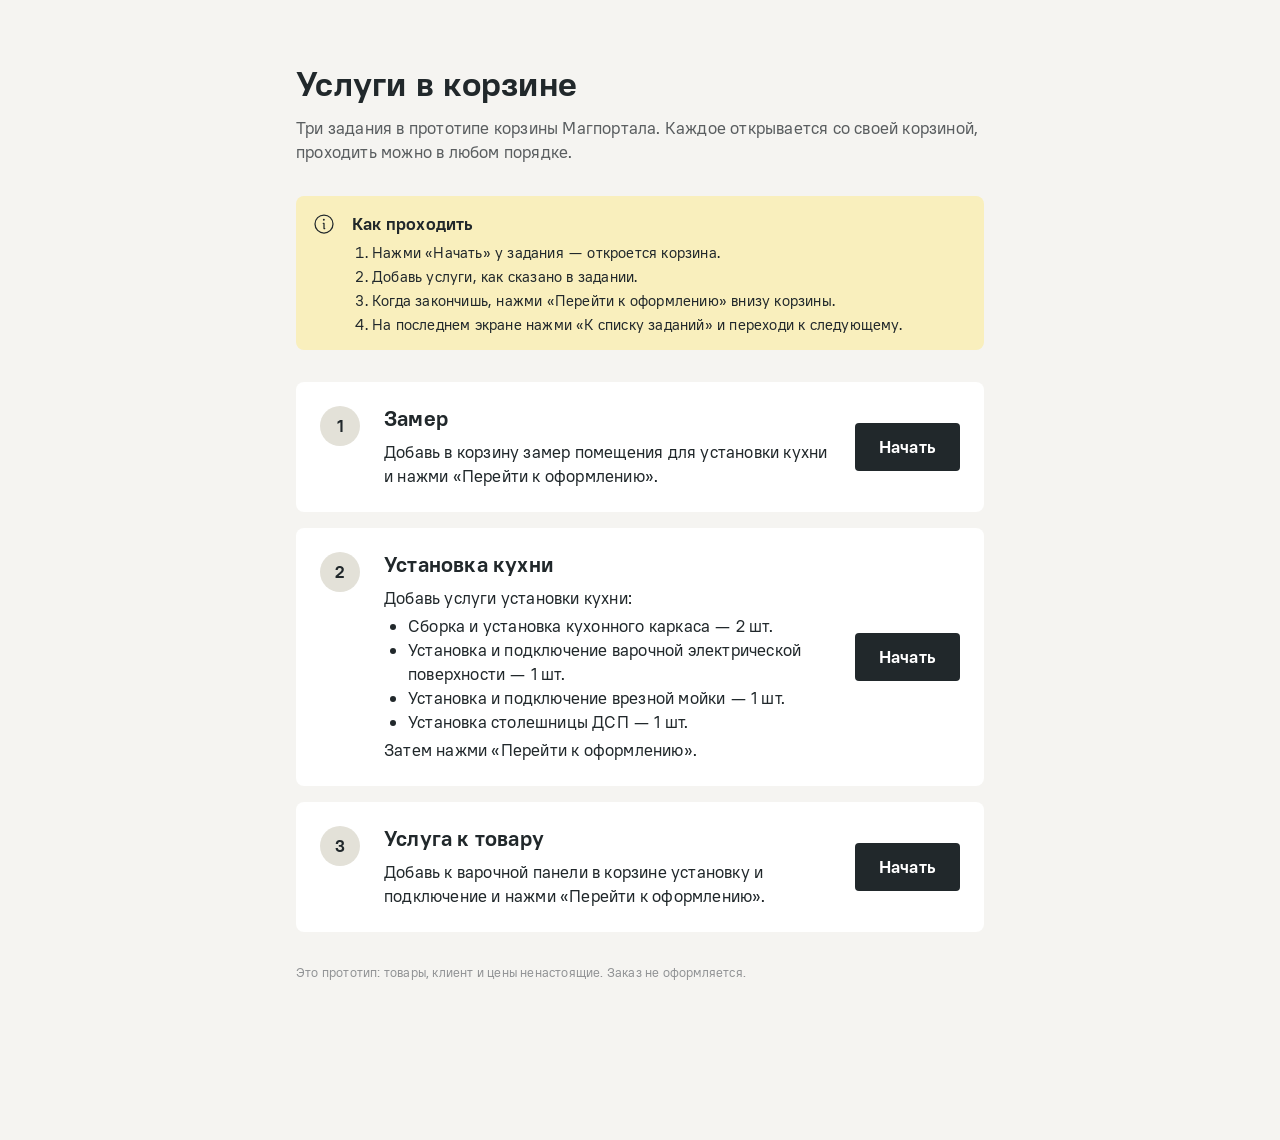
<file: index.html>
<!doctype html>
<html lang="ru">
<head>
<meta charset="utf-8">
<meta name="robots" content="noindex, nofollow">
<meta name="viewport" content="width=device-width, initial-scale=1">
<title>Задания — услуги в корзине</title>
<link rel="stylesheet" href="assets/fonts.css">
<link rel="stylesheet" href="assets/ds.css">
<style>
/* Стартовая страница теста: три задания прототипа. Атомы — ds.css (fr-btn, fr-label, fr-infobar). */
html, body { margin: 0; background: var(--background-secondary, #F5F4F1); font-family: var(--f-base); color: var(--text-primary); }
* { box-sizing: border-box; }
p, h1, h2 { margin: 0; }
.st-h1, .st-h2 { font-family: var(--f-base); text-transform: none; }   /* ds.css задаёт h1/h2 титульный шрифт и капс — гасим */
.st { max-width: 720px; margin: 0 auto; padding: 64px 16px 80px; display: flex; flex-direction: column; gap: 32px; }
.st-head { display: flex; flex-direction: column; gap: 12px; }
.st-h1 { font-size: 34px; line-height: 40px; font-weight: 600; letter-spacing: .25px; }
.st-lead { font-size: 17px; line-height: 24px; letter-spacing: .2px; color: var(--text-secondary); }
.st .fr-infobar { width: 100%; }
.st-ib { flex: none; padding: 4px; }
.st-ib img { display: block; width: 24px; height: 24px; }
.st-steps { margin: 4px 0 0; padding-left: 20px; font-size: 15px; line-height: 20px; letter-spacing: .2px; }
.st-steps li + li { margin-top: 4px; }
.st-list { display: flex; flex-direction: column; gap: 16px; }
.st-card { display: flex; gap: 24px; align-items: flex-start; padding: 24px; border-radius: 8px; background: var(--background-primary); }
.st-num { flex: none; width: 40px; height: 40px; border-radius: 50%; display: flex; align-items: center; justify-content: center;
  background: var(--control-minor); font-size: 17px; line-height: 24px; font-weight: 600; }
.st-body { flex: 1 1 0; min-width: 0; display: flex; flex-direction: column; gap: 8px; }
.st-trow { display: flex; flex-wrap: wrap; align-items: center; gap: 8px 12px; }
.st-h2 { font-size: 21px; line-height: 26px; font-weight: 600; letter-spacing: .2px; }
.st-task { font-size: 17px; line-height: 24px; letter-spacing: .2px; display: flex; flex-direction: column; gap: 4px; }
.st-task ul { margin: 0; padding-left: 24px; }
.st-card .fr-btn { flex: none; align-self: center; text-decoration: none; }
.st-lbl--done { background: var(--control-minor); }
.st-foot { font-size: 13px; line-height: 16px; letter-spacing: .2px; color: var(--text-minor); }
@media (max-width: 600px) {
  .st { padding-top: 32px; }
  .st-card { flex-wrap: wrap; }
  .st-card .fr-btn { width: 100%; }
}
</style>
</head>
<body>
<main class="st">
  <div class="st-head">
    <h1 class="st-h1">Услуги в корзине</h1>
    <p class="st-lead">Три задания в прототипе корзины Магпортала. Каждое открывается со своей корзиной, проходить можно в любом порядке.</p>
  </div>

  <div class="fr-infobar fr-infobar--alert">
    <div class="fr-infobar__content"><span class="st-ib"><img src="assets/fig/svc/info-24.svg" alt=""></span>
      <div class="fr-infobar__text">
        <p class="fr-infobar__title">Как проходить</p>
        <ol class="st-steps">
          <li>Нажми «Начать» у задания — откроется корзина.</li>
          <li>Добавь услуги, как сказано в задании.</li>
          <li>Когда закончишь, нажми «Перейти к оформлению» внизу корзины.</li>
          <li>На последнем экране нажми «К списку заданий» и переходи к следующему.</li>
        </ol>
      </div>
    </div>
  </div>

  <div class="st-list" id="list"></div>

  <p class="st-foot">Это прототип: товары, клиент и цены ненастоящие. Заказ не оформляется.</p>
</main>

<script>
  // Формулировки заданий — черновик, проверить перед отправкой
  const TASKS = [
    { id: 'zamer', title: 'Замер', text: 'Добавь в корзину замер помещения для установки кухни и нажми «Перейти к оформлению».' },
    { id: 'kuhnya', title: 'Установка кухни', text: 'Добавь услуги установки кухни:', list: ['Сборка и установка кухонного каркаса — 2 шт.', 'Установка и подключение варочной электрической поверхности — 1 шт.', 'Установка и подключение врезной мойки — 1 шт.', 'Установка столешницы ДСП — 1 шт.'], after: 'Затем нажми «Перейти к оформлению».' },
    { id: 'tovar', title: 'Услуга к товару', text: 'Добавь к варочной панели в корзине установку и подключение и нажми «Перейти к оформлению».' }
  ];
  const status = id => { try { return localStorage.getItem('ux-task-' + id); } catch (e) { return null; } };
  document.getElementById('list').innerHTML = TASKS.map((t, i) => {
    const s = status(t.id);
    // Метка нейтральная для обоих исходов — как и страница «Задание завершено», не подсказываем, верно ли выполнено
    const lbl = s ? '<span class="fr-label st-lbl--done"><span class="fr-label__text">Пройдено</span></span>' : '';
    return `<section class="st-card">
      <span class="st-num">${i + 1}</span>
      <div class="st-body"><div class="st-trow"><h2 class="st-h2">${t.title}</h2>${lbl}</div><div class="st-task"><p>${t.text}</p>${t.list ? `<ul>${t.list.map(x => `<li>${x}</li>`).join('')}</ul><p>${t.after}</p>` : ''}</div></div>
      <a class="fr-btn ${s ? 'fr-btn--secondary' : 'fr-btn--primary'} fr-btn--l" href="prototype.html?task=${t.id}">${s ? 'Пройти ещё раз' : 'Начать'}</a>
    </section>`;
  }).join('');
</script>
</body>
</html>
</file>
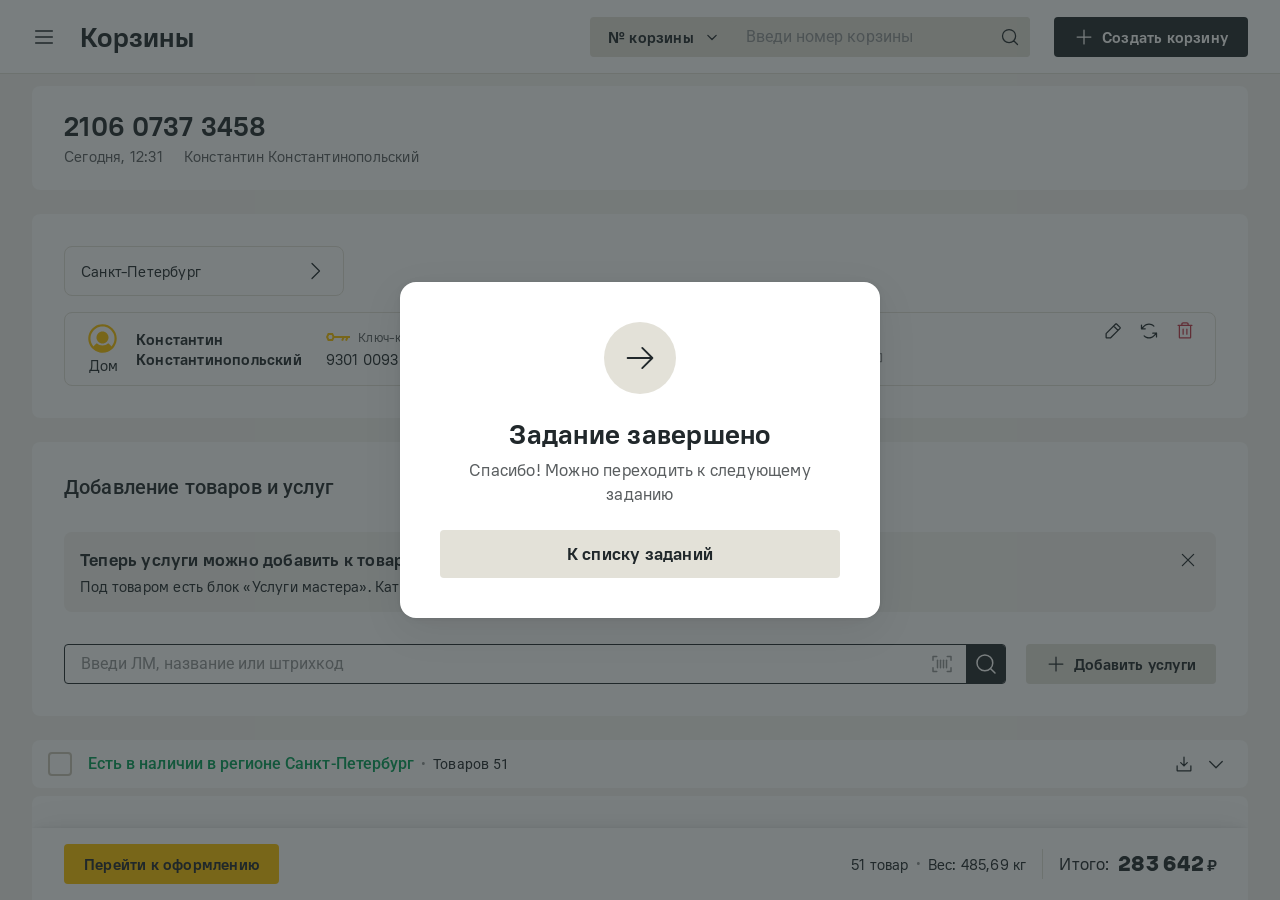
<file: done.html>
<!doctype html>
<html lang="ru">
<head>
<meta charset="utf-8">
<meta name="robots" content="noindex, nofollow">
<meta name="viewport" content="width=device-width, initial-scale=1">
<title>Задание завершено</title>
<link rel="preconnect" href="https://fonts.googleapis.com">
<link rel="stylesheet" href="https://fonts.googleapis.com/css2?family=Roboto:wght@400;500&display=swap">
<link rel="stylesheet" href="assets/fonts.css">
<link rel="stylesheet" href="assets/ds.css">
<style>
/* Финал задания теста (Useberry). Под затемнением — корзина участника в том виде, в каком он нажал
   «Перейти к оформлению» (прототип в режиме frozen). Карточка — по мотивам 🖥️ Modal S: 480, r16, отступы 40. */
html, body { margin: 0; height: 100%; overflow: hidden; background: #F5F4F1; font-family: var(--f-base); color: var(--text-primary); }
.fin-bg { position: fixed; inset: 0; width: 100%; height: 100%; border: 0; pointer-events: none; }
.fin-ov { position: fixed; inset: 0; display: flex; align-items: center; justify-content: center; padding: 16px;
  background: rgba(33, 40, 43, .6); animation: fin-fade .25s ease-out both; }
.fin-card { width: 480px; max-width: 100%; box-sizing: border-box; padding: 40px; border-radius: 16px; background: var(--background-primary);
  box-shadow: var(--box-shadow-l); display: flex; flex-direction: column; align-items: center; gap: 24px; text-align: center;
  animation: fin-up .35s cubic-bezier(.2,.8,.2,1) .05s both; }
.fin-ico { width: 72px; height: 72px; border-radius: 50%; display: flex; align-items: center; justify-content: center; }
.fin-ico svg { width: 36px; height: 36px; }
.fin-ico--ok { background: var(--success-primary, #009F57); animation: fin-pop .45s cubic-bezier(.3,1.6,.5,1) .2s both; }
.fin-ico--ok path { stroke-dasharray: 20; stroke-dashoffset: 20; animation: fin-draw .35s ease-out .5s forwards; }
.fin-ico--done { background: var(--control-minor); }
.fin-txt { display: flex; flex-direction: column; gap: 8px; }
.fin-back { width: 100%; box-sizing: border-box; text-decoration: none; }
.fin-t { margin: 0; font-size: 27px; line-height: 32px; font-weight: 600; letter-spacing: .25px; }
.fin-p { margin: 0; font-size: 17px; line-height: 24px; letter-spacing: .2px; color: var(--text-secondary); }
@keyframes fin-fade { from { opacity: 0; } }
@keyframes fin-up { from { opacity: 0; transform: translateY(12px) scale(.98); } }
@keyframes fin-pop { from { transform: scale(.4); opacity: 0; } }
@keyframes fin-draw { to { stroke-dashoffset: 0; } }
@media (prefers-reduced-motion: reduce) { *, *::before, *::after { animation: none !important; } .fin-ico--ok path { stroke-dashoffset: 0; } }
</style>
</head>
<body>
<iframe class="fin-bg" id="bg" title="Корзина" tabindex="-1" aria-hidden="true"></iframe>
<div class="fin-ov">
  <div class="fin-card" role="status">
    <div class="fin-ico fin-ico--done"><svg viewBox="0 0 24 24" fill="none"><path d="M3.75 12H20.25M13.5 5.25L20.25 12L13.5 18.75" stroke="#21282B" stroke-width="1.25" stroke-linecap="round" stroke-linejoin="round"/></svg></div>
    <div class="fin-txt"><p class="fin-t">Задание завершено</p><p class="fin-p">Спасибо! Можно переходить к следующему заданию</p></div>
    <a class="fr-btn fr-btn--secondary fr-btn--l fin-back" href="index.html">К списку заданий</a>
  </div>
</div>
<script>
  // Отметка для стартовой страницы: какое задание пройдено и чем закончилось (только в браузере участника)
  try { const t = new URLSearchParams(location.search).get('task'); if (t) localStorage.setItem('ux-task-' + t, 'done'); } catch (e) {}
  // Корзина участника под затемнением: задание и состав берём из адреса
  const P = new URLSearchParams(location.search);
  document.getElementById('bg').src = 'prototype.html?frozen=1&task=' + encodeURIComponent(P.get('task') || '') + '&cart=' + encodeURIComponent(P.get('cart') || '');
</script>
</body>
</html>
</file>
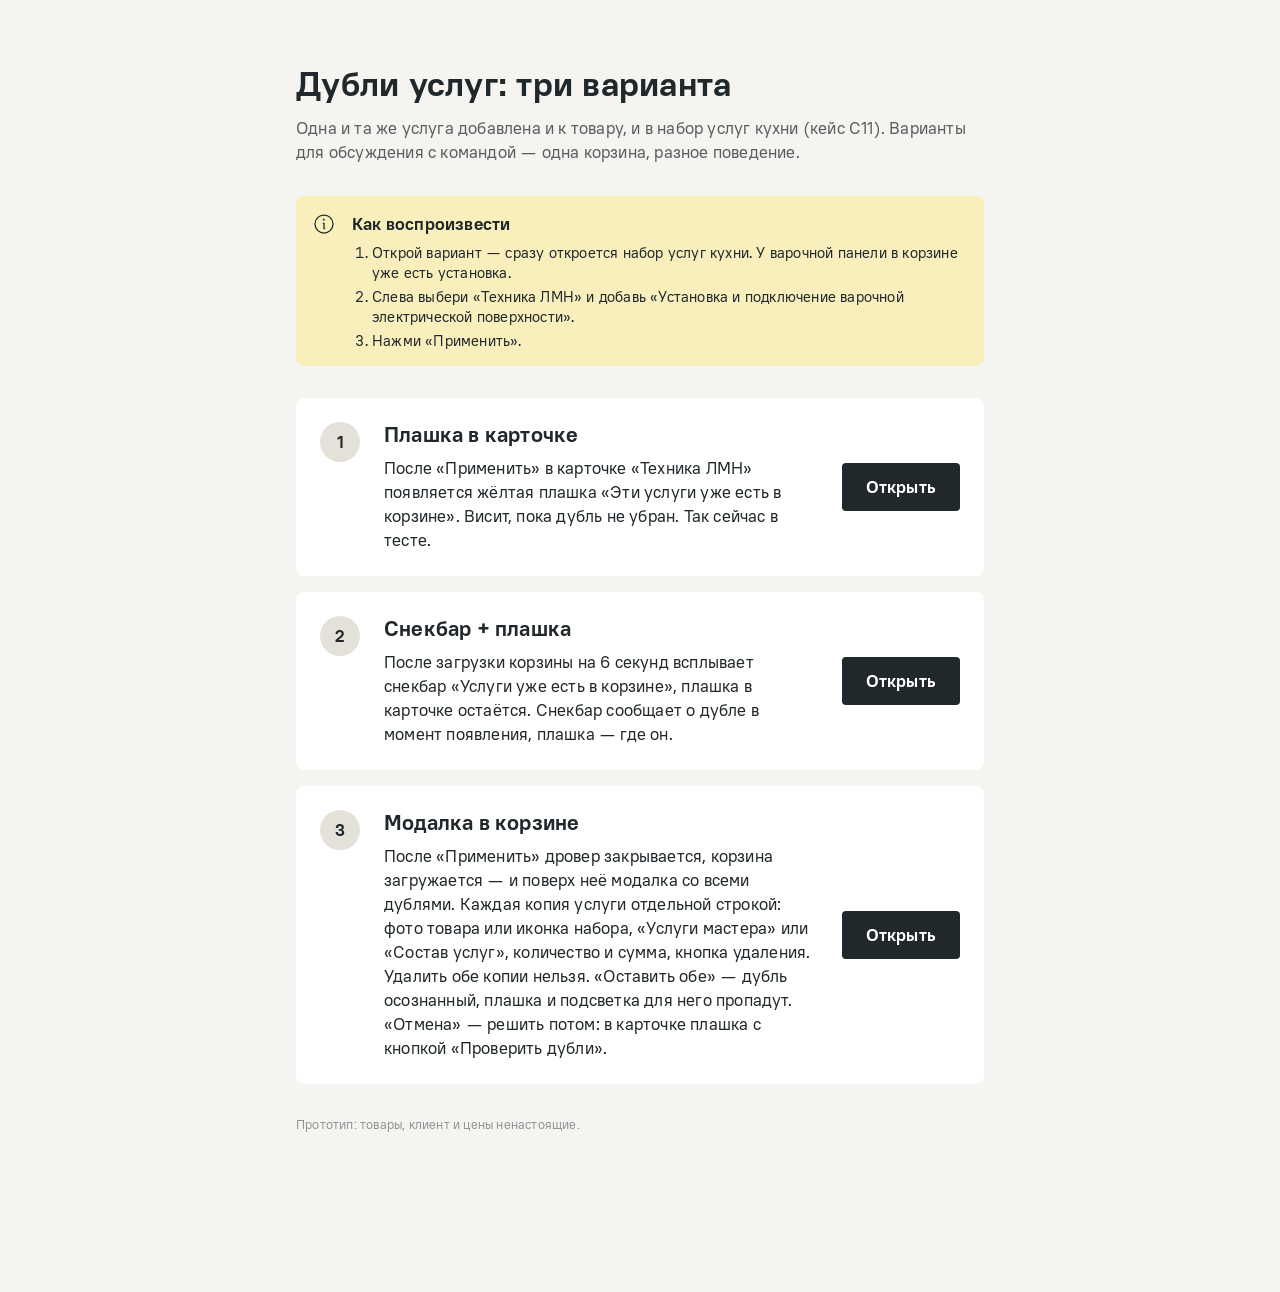
<file: dubli.html>
<!doctype html>
<html lang="ru">
<head>
<meta charset="utf-8">
<meta name="robots" content="noindex, nofollow">
<meta name="viewport" content="width=device-width, initial-scale=1">
<title>Дубли услуг — варианты</title>
<link rel="stylesheet" href="assets/fonts.css">
<link rel="stylesheet" href="assets/ds.css">
<style>
/* Стартовая страница теста: три задания прототипа. Атомы — ds.css (fr-btn, fr-label, fr-infobar). */
html, body { margin: 0; background: var(--background-secondary, #F5F4F1); font-family: var(--f-base); color: var(--text-primary); }
* { box-sizing: border-box; }
p, h1, h2 { margin: 0; }
.st-h1, .st-h2 { font-family: var(--f-base); text-transform: none; }   /* ds.css задаёт h1/h2 титульный шрифт и капс — гасим */
.st { max-width: 720px; margin: 0 auto; padding: 64px 16px 80px; display: flex; flex-direction: column; gap: 32px; }
.st-head { display: flex; flex-direction: column; gap: 12px; }
.st-h1 { font-size: 34px; line-height: 40px; font-weight: 600; letter-spacing: .25px; }
.st-lead { font-size: 17px; line-height: 24px; letter-spacing: .2px; color: var(--text-secondary); }
.st .fr-infobar { width: 100%; }
.st-ib { flex: none; padding: 4px; }
.st-ib img { display: block; width: 24px; height: 24px; }
.st-steps { margin: 4px 0 0; padding-left: 20px; font-size: 15px; line-height: 20px; letter-spacing: .2px; }
.st-steps li + li { margin-top: 4px; }
.st-list { display: flex; flex-direction: column; gap: 16px; }
.st-card { display: flex; gap: 24px; align-items: flex-start; padding: 24px; border-radius: 8px; background: var(--background-primary); }
.st-num { flex: none; width: 40px; height: 40px; border-radius: 50%; display: flex; align-items: center; justify-content: center;
  background: var(--control-minor); font-size: 17px; line-height: 24px; font-weight: 600; }
.st-body { flex: 1 1 0; min-width: 0; display: flex; flex-direction: column; gap: 8px; }
.st-trow { display: flex; flex-wrap: wrap; align-items: center; gap: 8px 12px; }
.st-h2 { font-size: 21px; line-height: 26px; font-weight: 600; letter-spacing: .2px; }
.st-task { font-size: 17px; line-height: 24px; letter-spacing: .2px; display: flex; flex-direction: column; gap: 4px; }
.st-task ul { margin: 0; padding-left: 24px; }
.st-card .fr-btn { flex: none; align-self: center; text-decoration: none; }
.st-lbl--done { background: var(--control-minor); }
.st-foot { font-size: 13px; line-height: 16px; letter-spacing: .2px; color: var(--text-minor); }
@media (max-width: 600px) {
  .st { padding-top: 32px; }
  .st-card { flex-wrap: wrap; }
  .st-card .fr-btn { width: 100%; }
}
</style>
</head>
<body>
<main class="st">
  <div class="st-head">
    <h1 class="st-h1">Дубли услуг: три варианта</h1>
    <p class="st-lead">Одна и та же услуга добавлена и к товару, и в набор услуг кухни (кейс C11). Варианты для обсуждения с командой — одна корзина, разное поведение.</p>
  </div>

  <div class="fr-infobar fr-infobar--alert">
    <div class="fr-infobar__content"><span class="st-ib"><img src="assets/fig/svc/info-24.svg" alt=""></span>
      <div class="fr-infobar__text">
        <p class="fr-infobar__title">Как воспроизвести</p>
        <ol class="st-steps">
          <li>Открой вариант — сразу откроется набор услуг кухни. У варочной панели в корзине уже есть установка.</li>
          <li>Слева выбери «Техника ЛМН» и добавь «Установка и подключение варочной электрической поверхности».</li>
          <li>Нажми «Применить».</li>
        </ol>
      </div>
    </div>
  </div>

  <div class="st-list" id="list"></div>

  <p class="st-foot">Прототип: товары, клиент и цены ненастоящие.</p>
</main>

<script>
  const VARIANTS = [
    { id: 'card', title: 'Плашка в карточке', text: 'После «Применить» в карточке «Техника ЛМН» появляется жёлтая плашка «Эти услуги уже есть в корзине». Висит, пока дубль не убран. Так сейчас в тесте.' },
    { id: 'snack', title: 'Снекбар + плашка', text: 'После загрузки корзины на 6 секунд всплывает снекбар «Услуги уже есть в корзине», плашка в карточке остаётся. Снекбар сообщает о дубле в момент появления, плашка — где он.' },
    { id: 'modal', title: 'Модалка в корзине', text: 'После «Применить» дровер закрывается, корзина загружается — и поверх неё модалка со всеми дублями. Каждая копия услуги отдельной строкой: фото товара или иконка набора, «Услуги мастера» или «Состав услуг», количество и сумма, кнопка удаления. Удалить обе копии нельзя. «Оставить обе» — дубль осознанный, плашка и подсветка для него пропадут. «Отмена» — решить потом: в карточке плашка с кнопкой «Проверить дубли».' }
  ];
  const url = id => 'prototype.html?task=kuhnya&demo=1&page=cfg&cart=' + encodeURIComponent('k-hob=hob-el*1') + '&dup=' + id;
  document.getElementById('list').innerHTML = VARIANTS.map((v, i) => `<section class="st-card">
      <span class="st-num">${i + 1}</span>
      <div class="st-body"><h2 class="st-h2">${v.title}</h2><p class="st-task">${v.text}</p></div>
      <a class="fr-btn fr-btn--primary fr-btn--l" href="${url(v.id)}">Открыть</a>
    </section>`).join('');
</script>
</body>
</html>
</file>
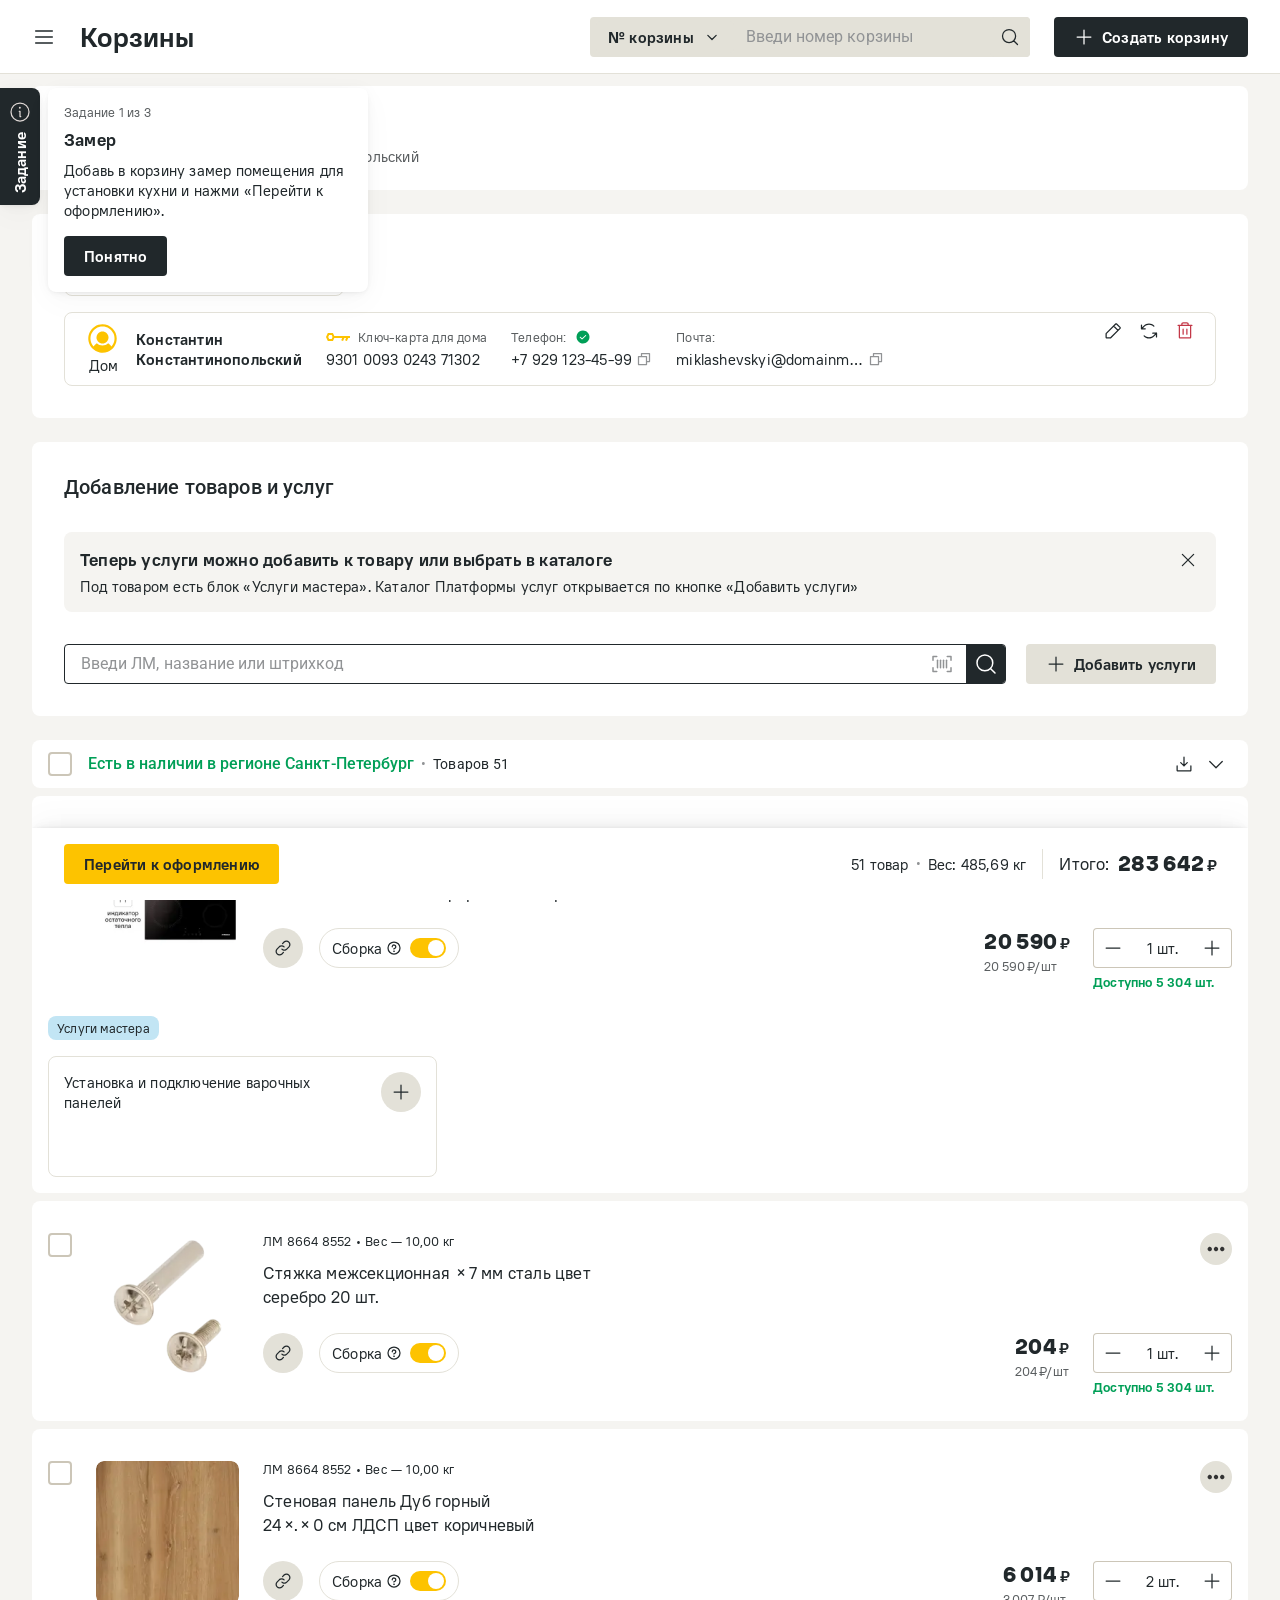
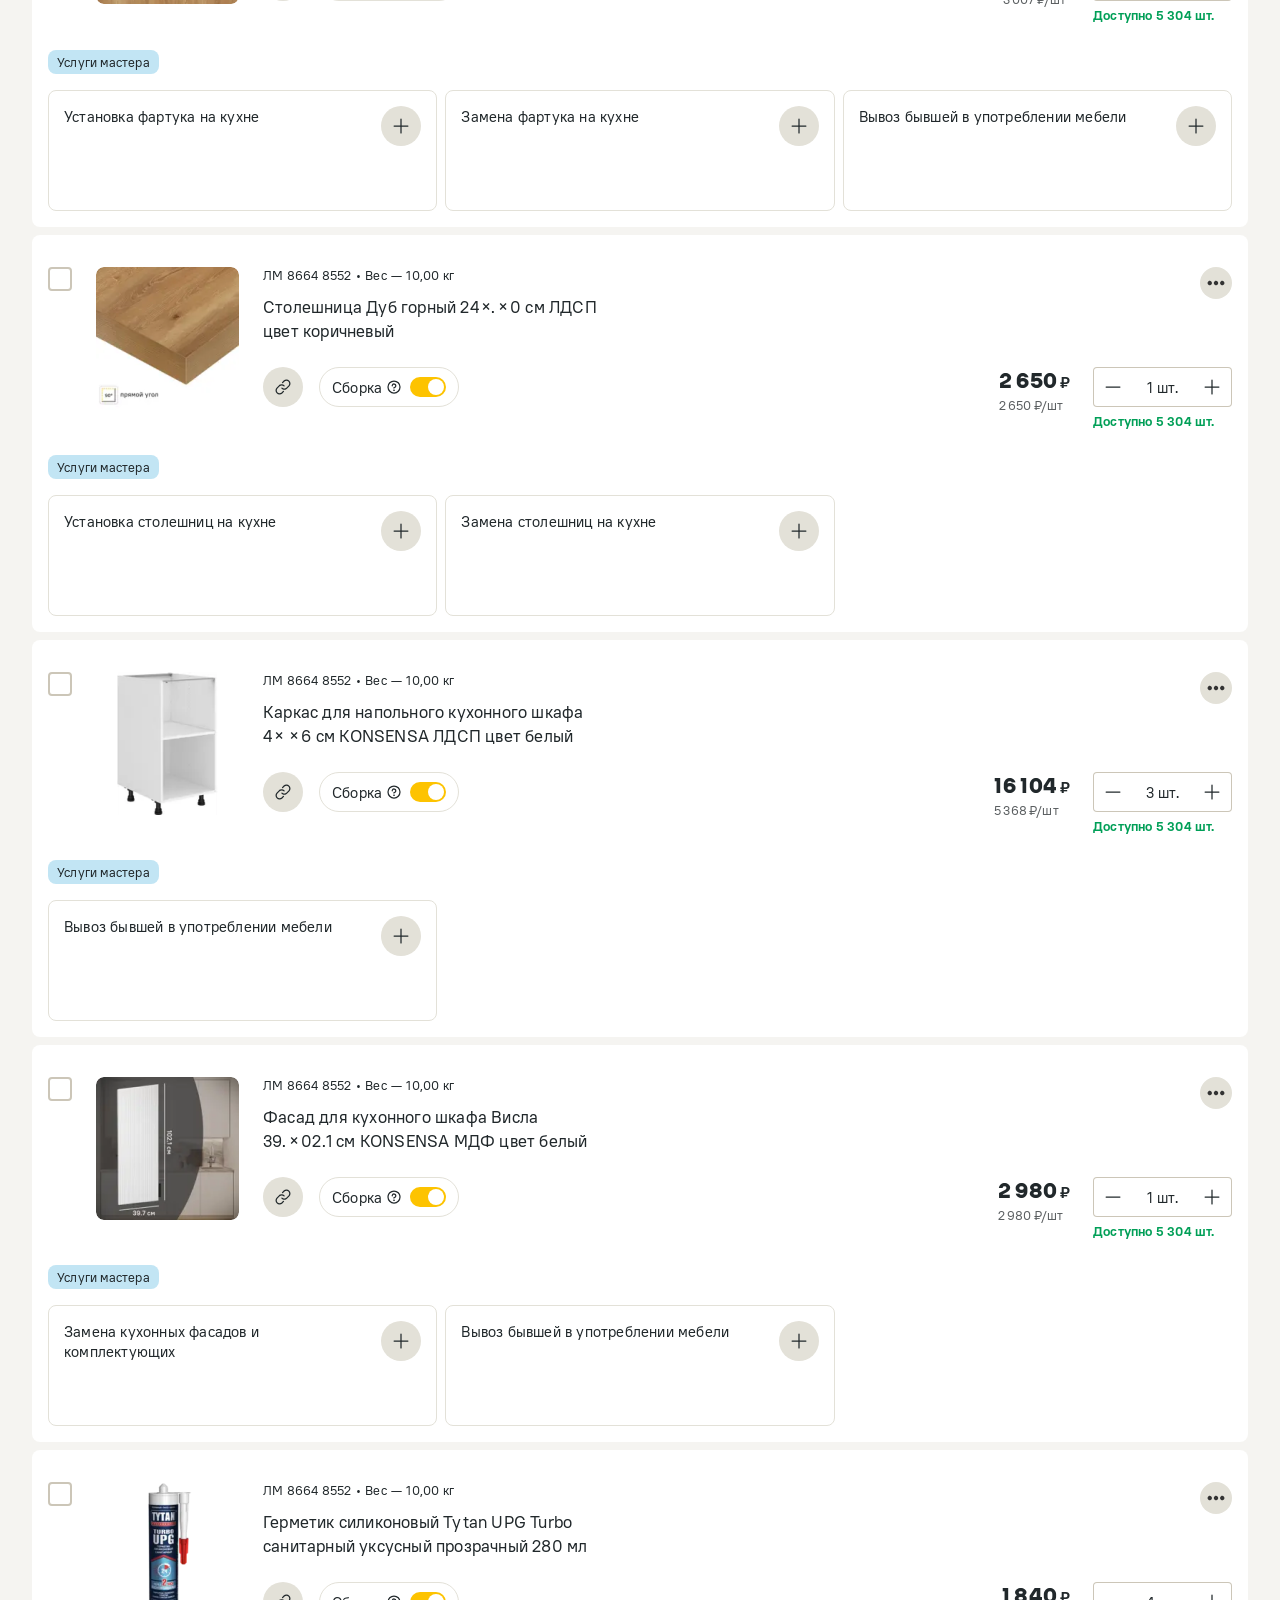
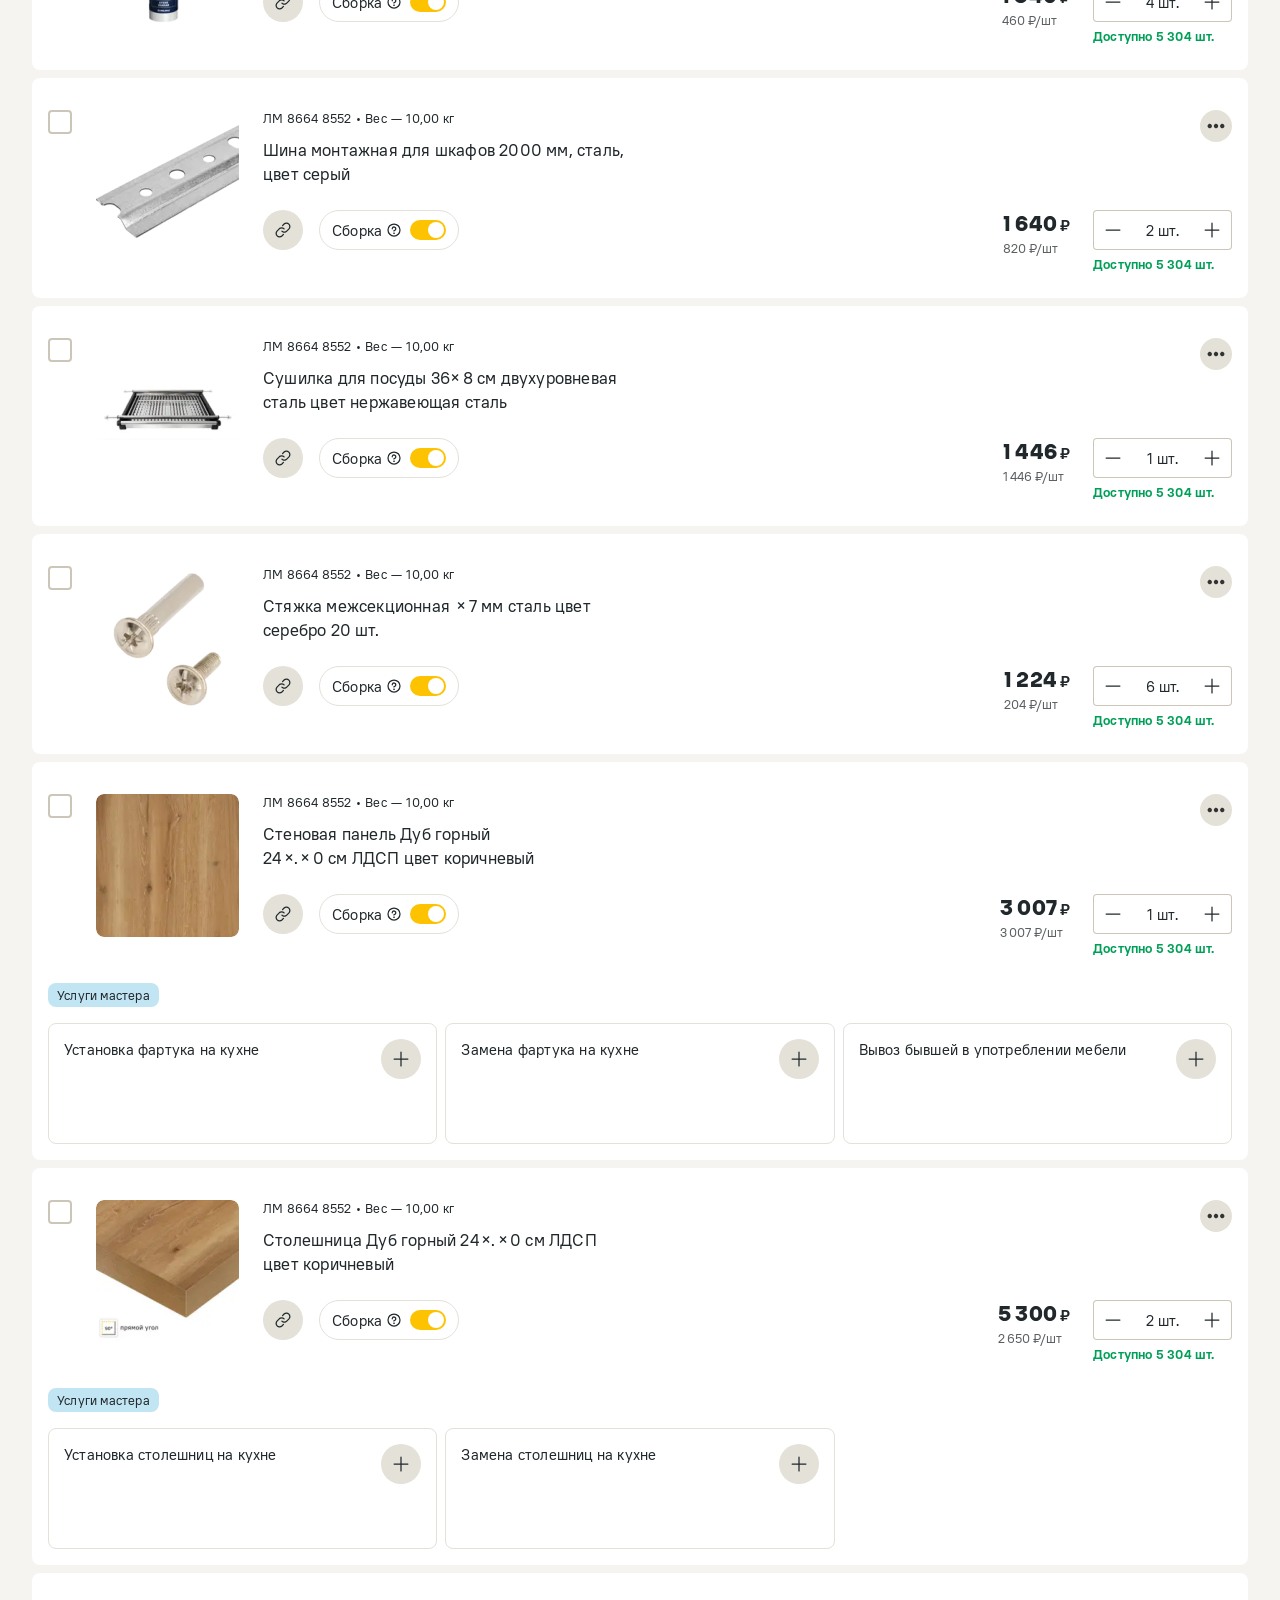
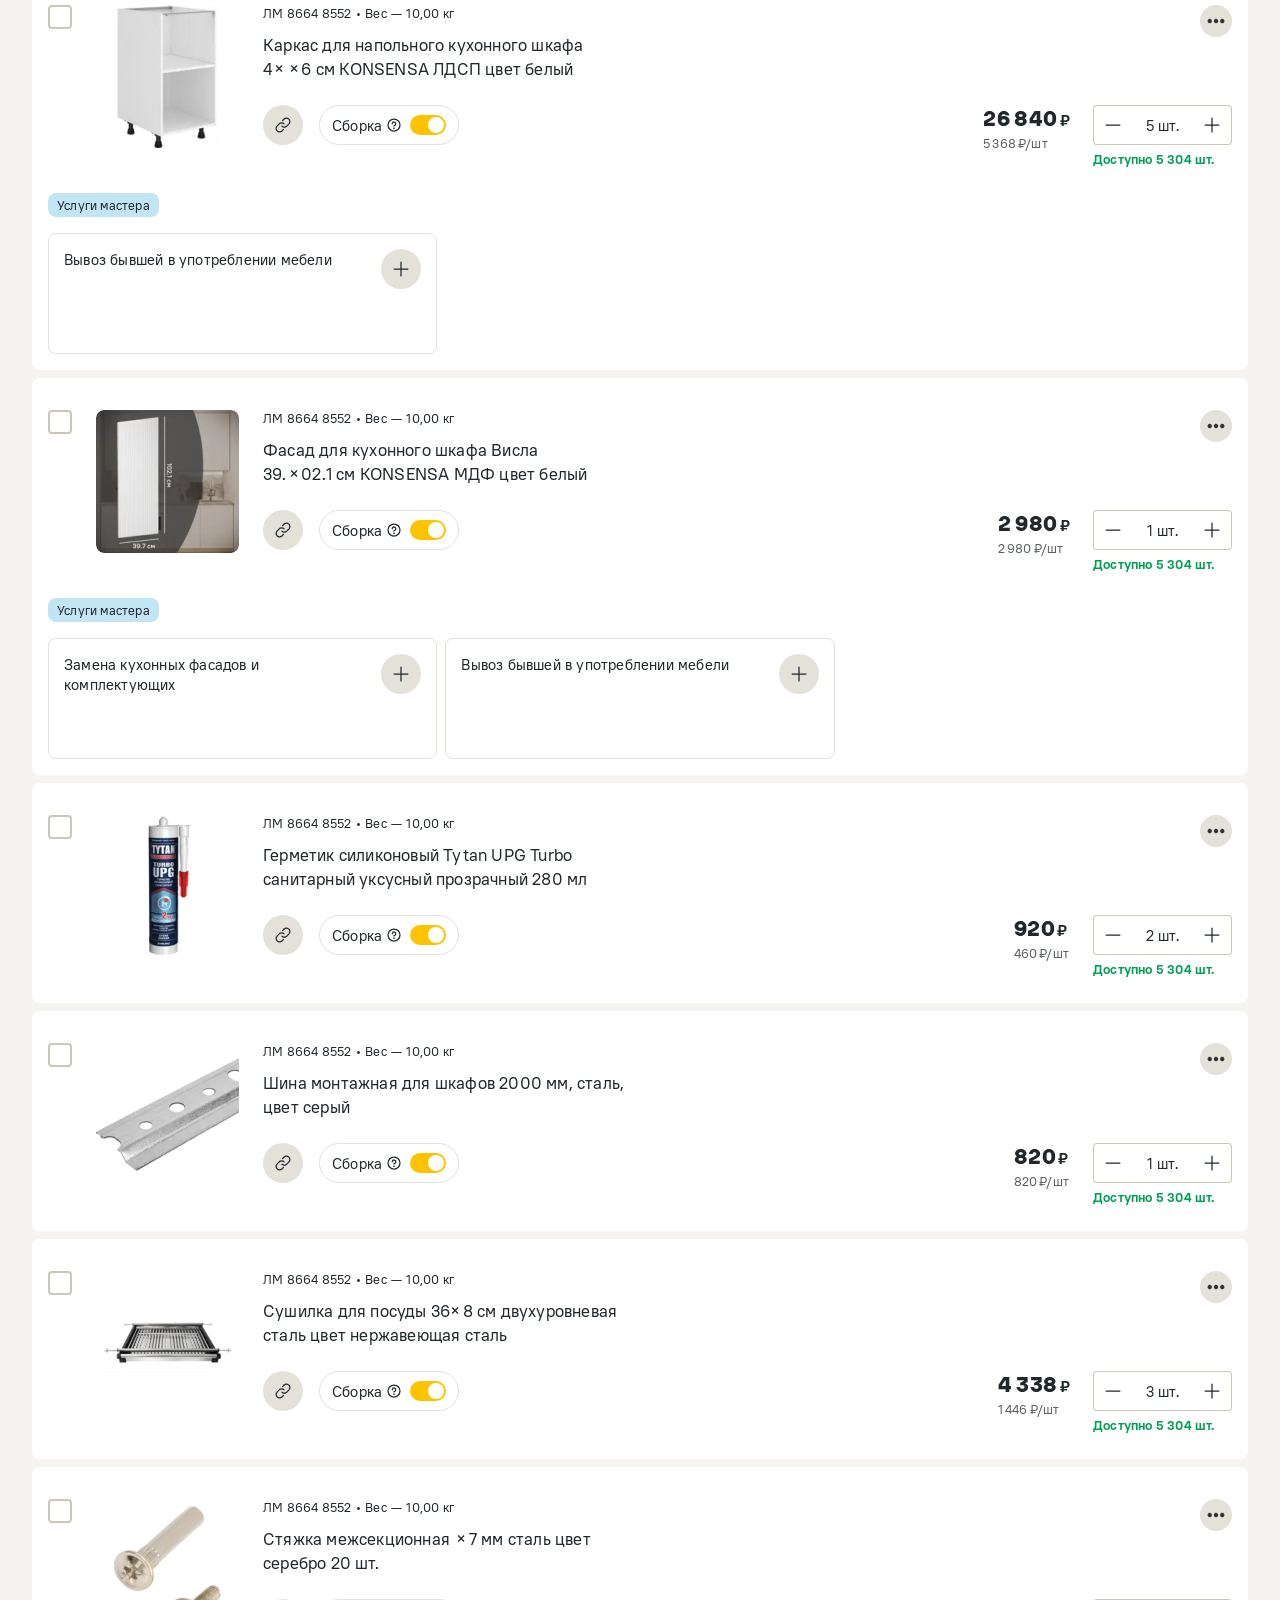
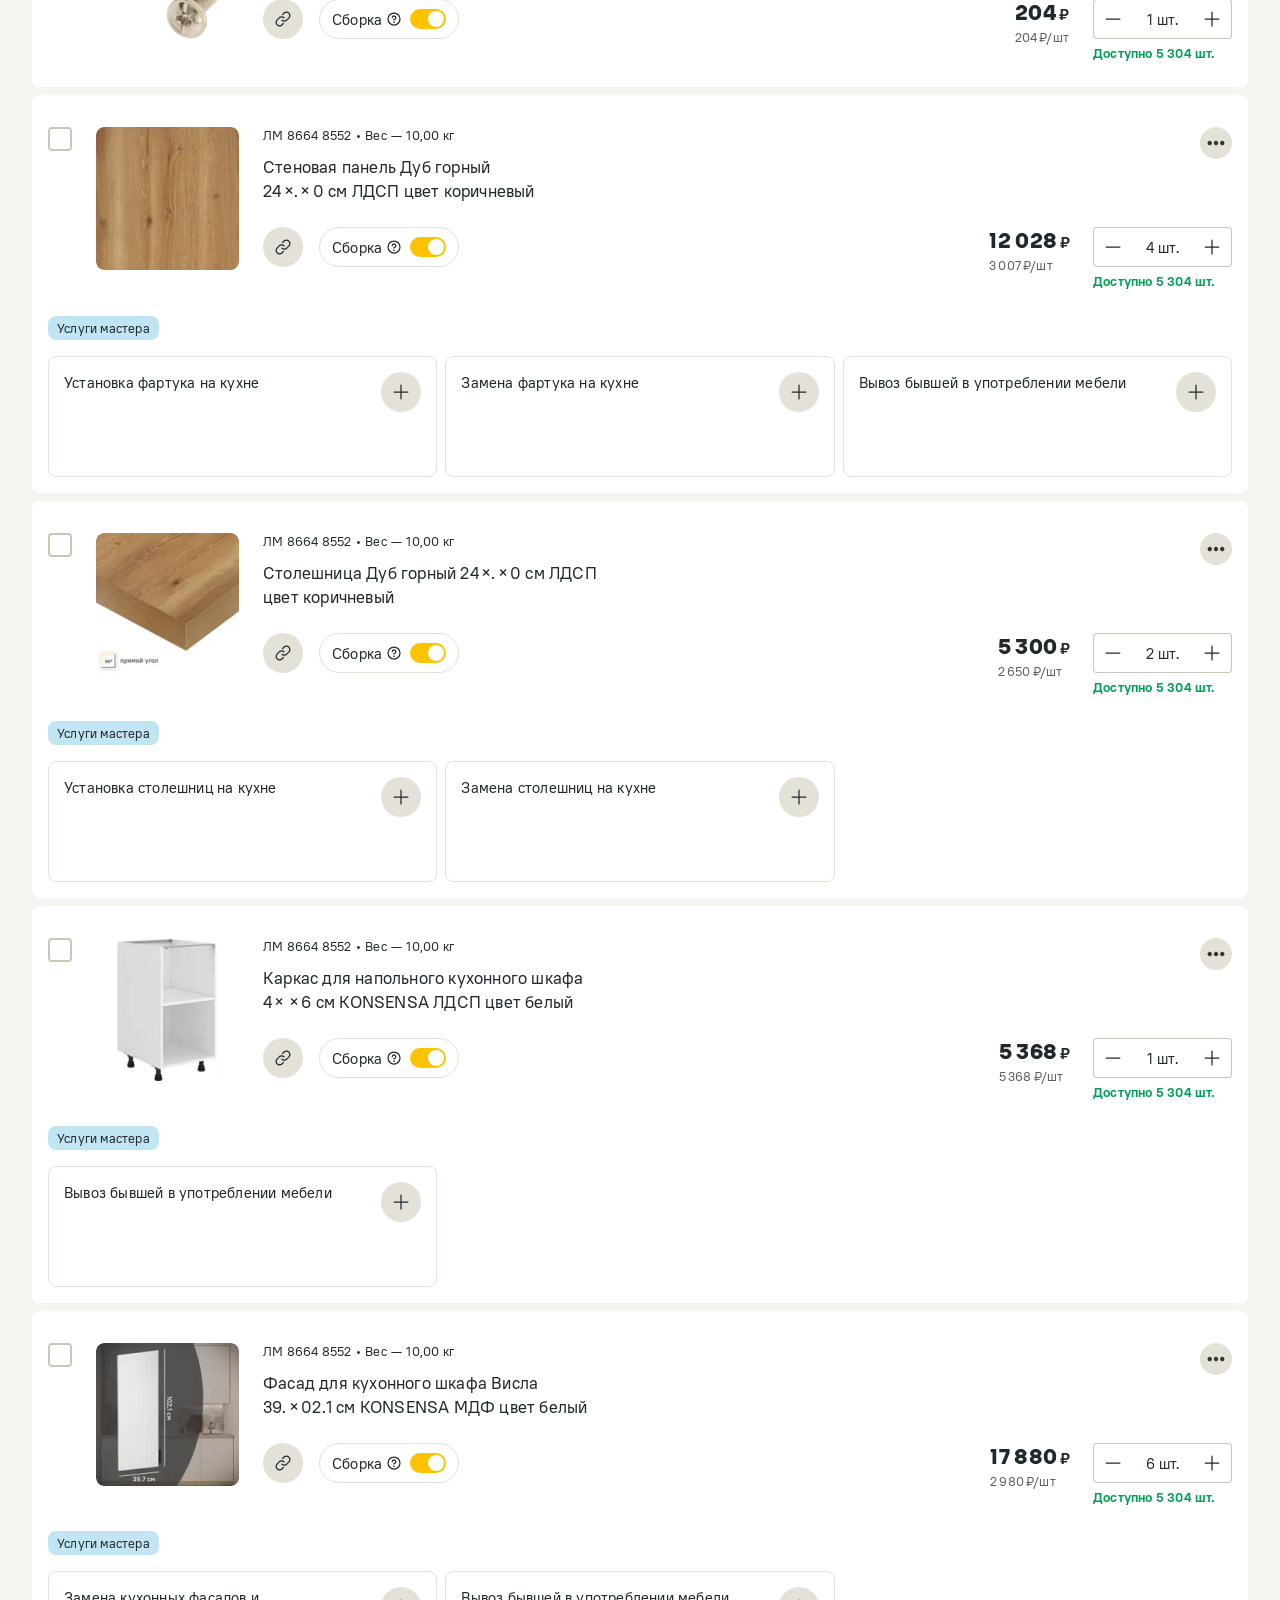
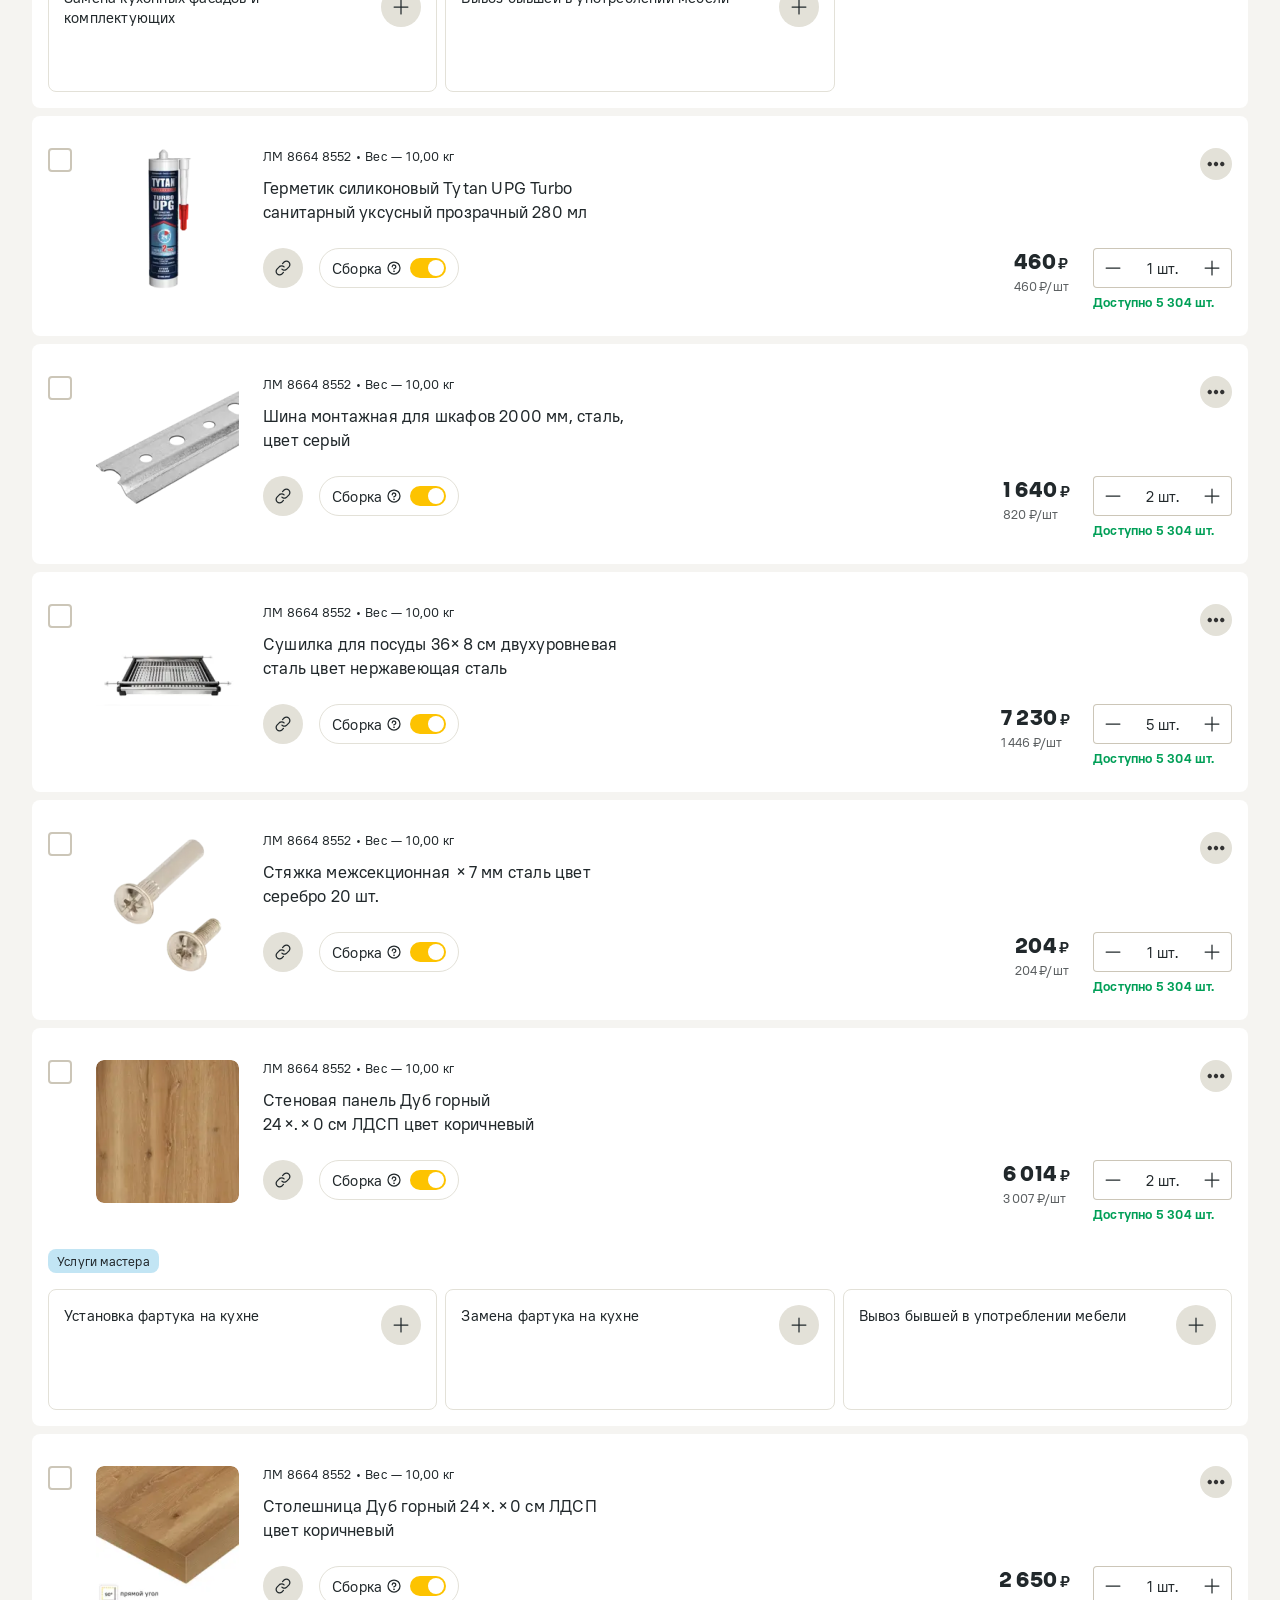
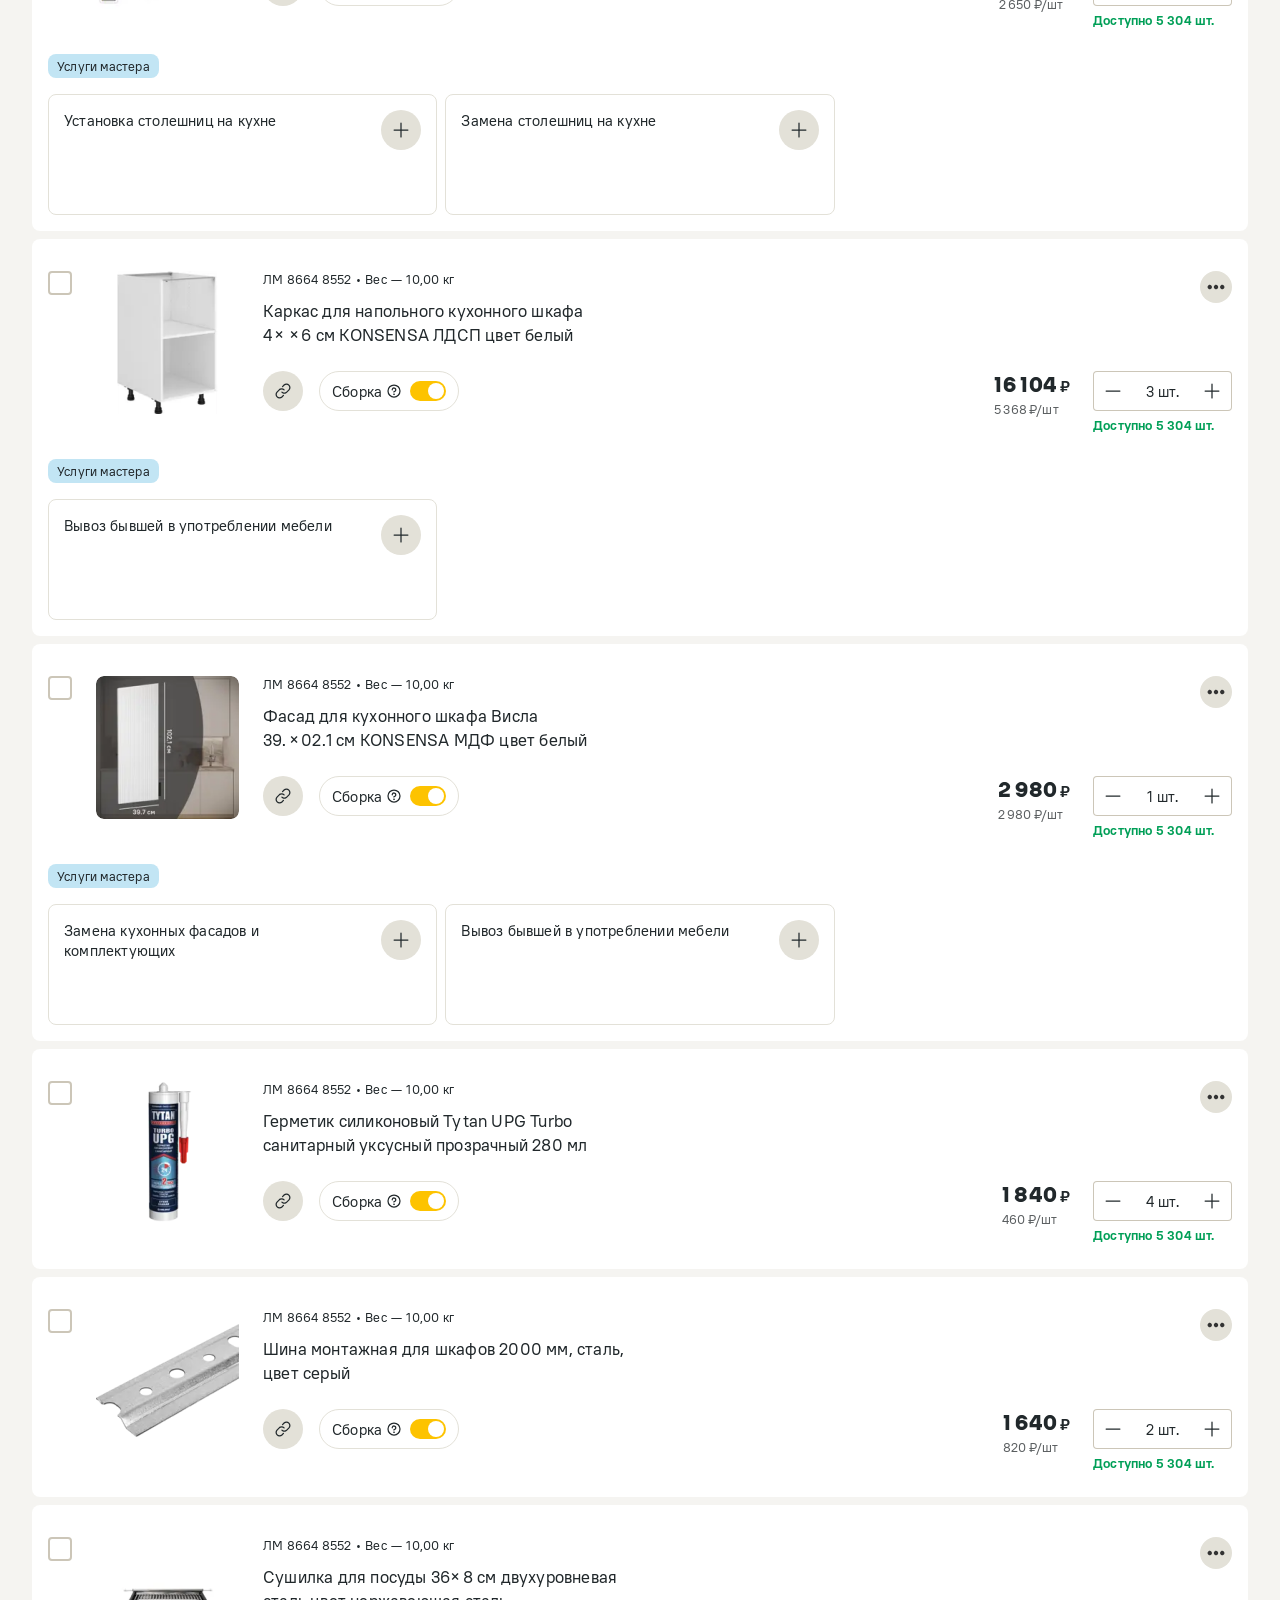
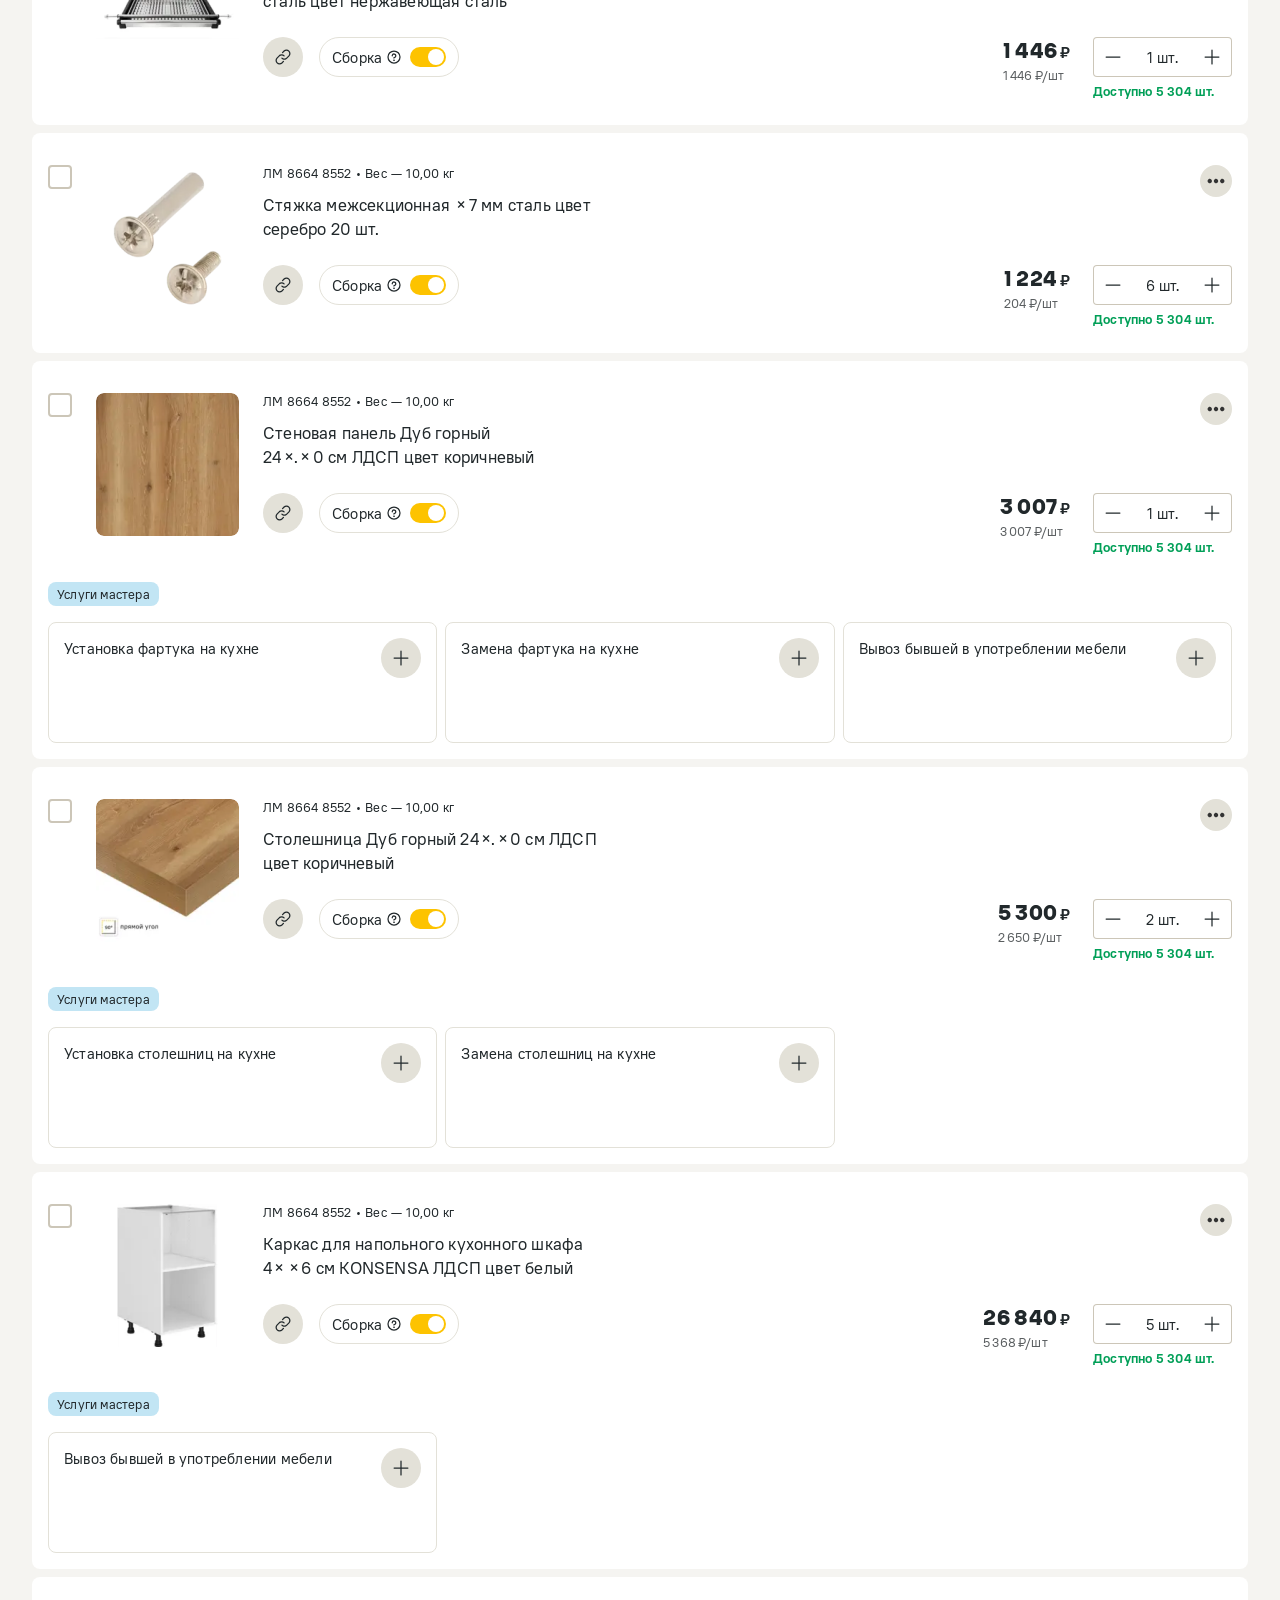
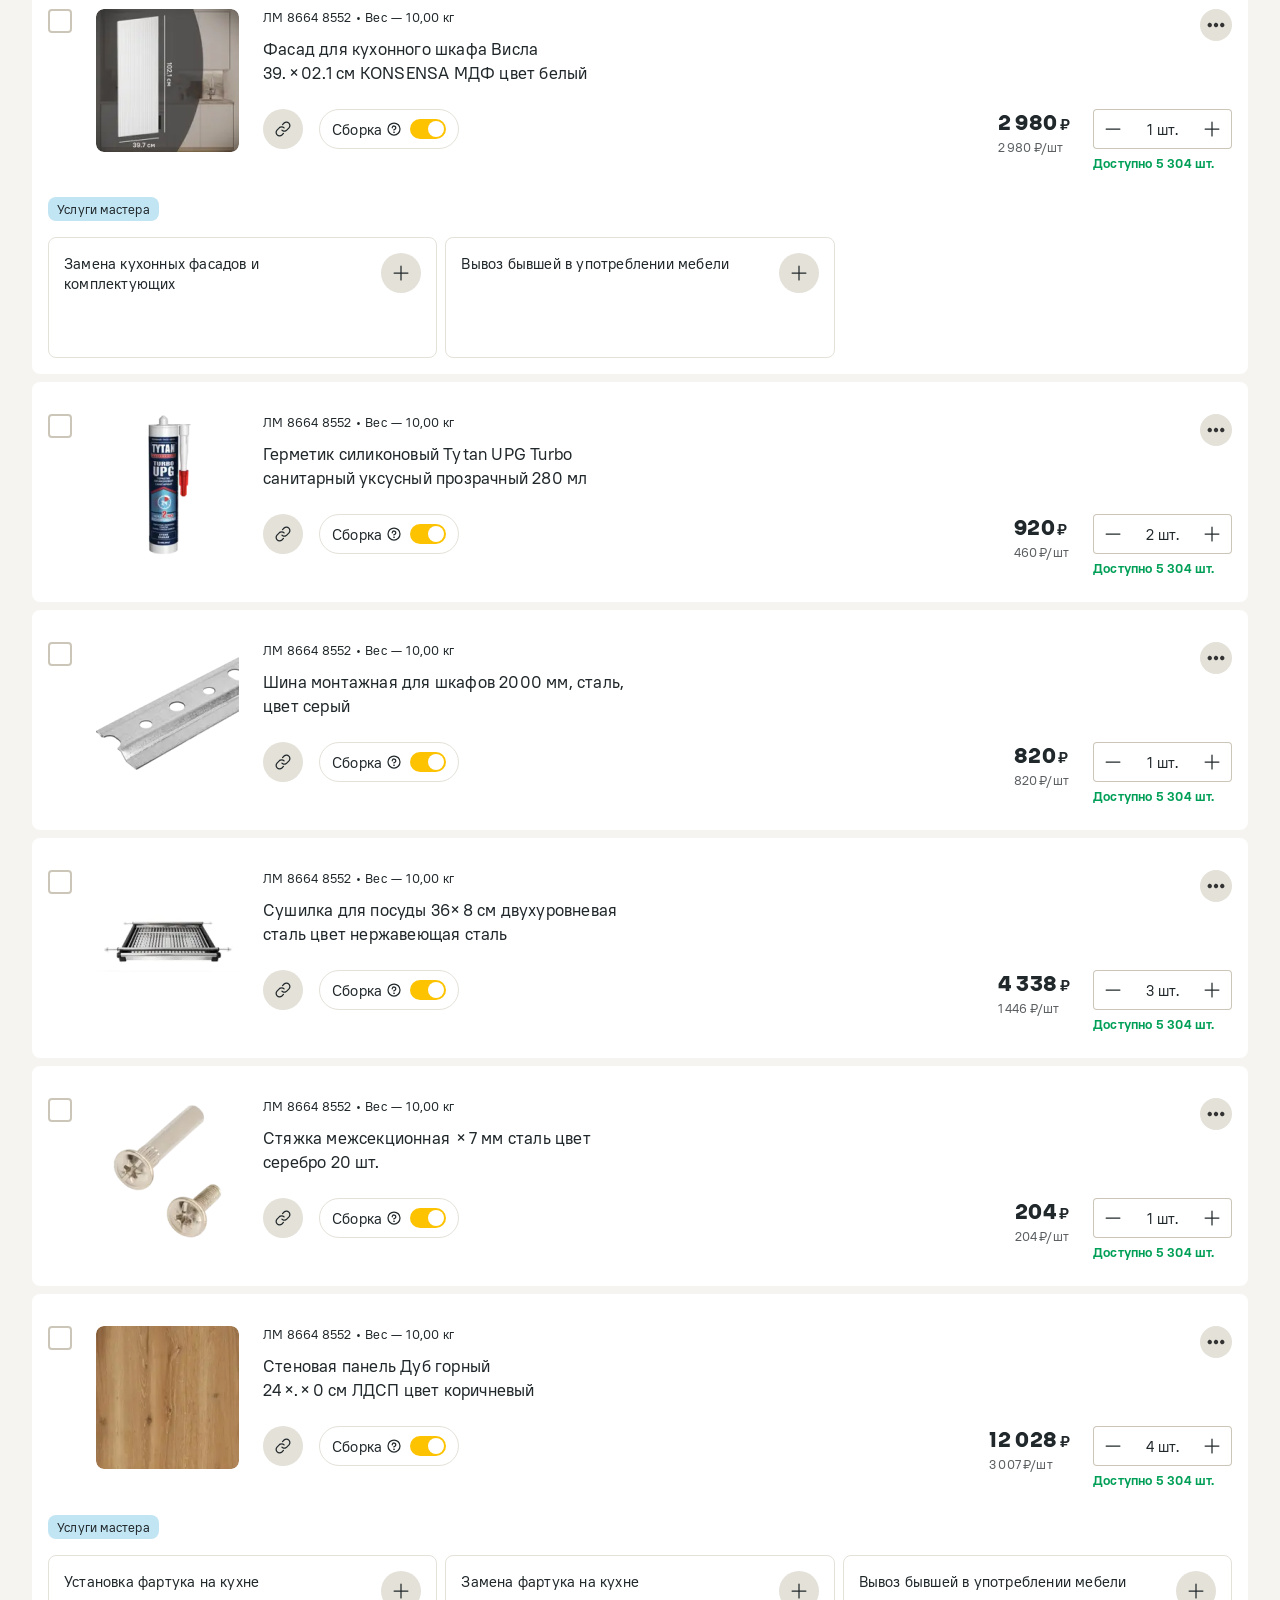
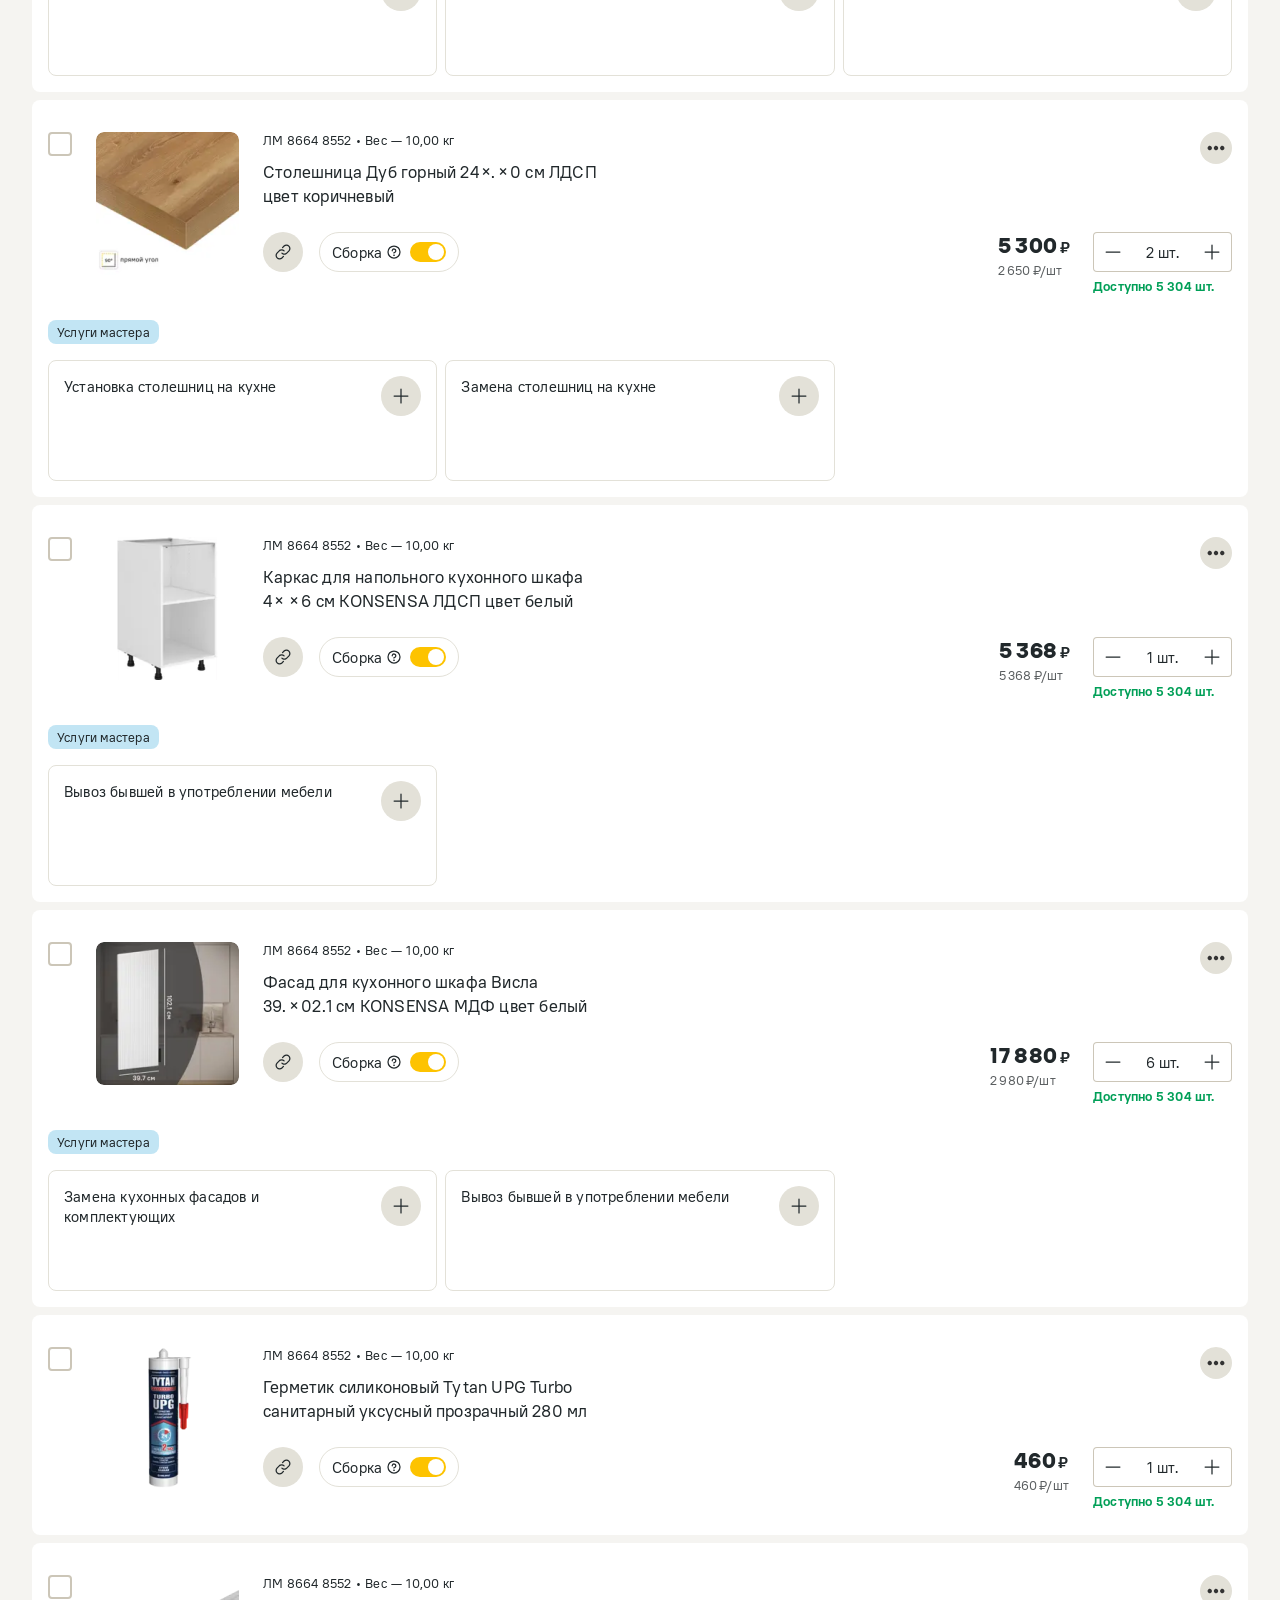
<file: prototype.html>
<!doctype html>
<html lang="ru">
<head>
<meta charset="utf-8">
<meta name="robots" content="noindex, nofollow">
<meta name="viewport" content="width=device-width, initial-scale=1">
<title>Корзина — Магпортал</title>
<link rel="preconnect" href="https://fonts.googleapis.com">
<link rel="stylesheet" href="https://fonts.googleapis.com/css2?family=Roboto:wght@400;500&display=swap">
<link rel="stylesheet" href="assets/fonts.css">
<link rel="stylesheet" href="assets/ds.css">
<link rel="stylesheet" href="assets/cart.css?v=2">
<link rel="stylesheet" href="assets/svc2.css?v=13">
</head>
<body class="kz">
<div class="kz-app">

  <!-- ═══ Side menu (2224:238849) ═══ -->
  <aside class="kz-side">
    <div>
      <div class="kz-side__logo"><img src="assets/fig/logo-magportal.svg" alt="Магпортал"></div>
      <nav class="kz-side__nav">
        <div class="kz-mi"><span>Заказы</span></div>
        <div class="kz-mi"><span>Сборки</span></div>
        <div class="kz-mi"><span>Разборки</span></div>
        <div class="kz-mi"><span>Сметы</span></div>
        <div class="kz-mi is-active"><span>Корзины</span></div>
        <div class="kz-mi"><span>Клиенты</span></div>
        <div class="kz-mi"><span>Товары</span></div>
        <div class="kz-mi"><span>Маршрутизация и доставка</span></div>
        <div class="kz-mi"><span>Отчёты</span><img src="assets/fig/chevron-down.svg" alt=""></div>
      </nav>
    </div>
    <div class="kz-side__profile">
      <div class="fr-avatar fr-avatar--m">
        <div class="fr-avatar__picture">КК</div>
        <div class="fr-avatar__name">Константин Константинов</div>
        <div class="fr-avatar__description">Магазин 4 Отдел 2</div>
      </div>
      <button class="fr-btn fr-btn--secondary fr-btn--s"><img class="kz-ico20" src="assets/fig/chat-circle-dots.svg" alt="">Написать в поддержку</button>
    </div>
  </aside>

  <!-- ═══ Рабочая область ═══ -->
  <div class="kz-main">

    <!-- Шапка «Корзины» (2224:238851; бургер — 2285:134772) -->
    <header class="kz-head">
      <div class="kz-head__l">
        <button class="kz-head__burger" aria-label="Меню"><img src="assets/fig/list-24.svg" alt=""></button>
        <p class="kz-h2">Корзины</p>
      </div>
      <div class="kz-head__r">
        <div class="kz-bsearch">
          <div class="kz-bsearch__l">
            <button class="fr-btn fr-btn--secondary fr-btn--s">№ корзины<img class="kz-ico20" src="assets/fig/chevron-down-small.svg" alt=""></button>
            <span class="kz-bsearch__ph">Введи номер корзины</span>
          </div>
          <button class="fr-btn fr-btn--secondary fr-btn--m fr-btn--square" aria-label="Найти"><img class="kz-ico20" src="assets/fig/magnifying-glass.svg" alt=""></button>
        </div>
        <button class="fr-btn fr-btn--primary fr-btn--m"><img class="kz-ico20 kz-ico--invert" src="assets/fig/plus-invert.svg" alt="">Создать корзину</button>
      </div>
    </header>

    <div class="kz-body">

      <!-- ═══ Список корзин (2224:238822) ═══ -->
      <section class="kz-blist">
        <div class="kz-mine">
          <label class="fr-switch fr-switch--m"><input type="checkbox" role="switch" class="fr-switch__input"><span class="fr-switch__text">Мои корзины</span></label>
        </div>
        <div class="kz-blist__cards" id="baskets"></div>
        <nav class="fr-pagination" aria-label="Страницы">
          <button class="fr-pagination__page" aria-current="page">1</button>
          <button class="fr-pagination__page">2</button>
          <button class="fr-pagination__page">3</button>
          <span class="fr-pagination__dots">…</span>
          <button class="fr-pagination__page">99</button>
          <button class="fr-pagination__page" aria-label="Следующая"><img class="kz-ico20" src="assets/fig/chevron-right.svg" alt=""></button>
        </nav>
      </section>

      <!-- ═══ Корзина ═══ -->
      <section class="kz-cart">

        <!-- шапка номера заказа 998×104 -->
        <div class="kz-order">
          <p class="kz-h2">2106 0737 3458</p>
          <div class="kz-order__meta"><span>Сегодня, 12:31</span><span>Константин Константинопольский</span></div>
        </div>

        <!-- Карточка клиента 1008×200 -->
        <div class="kz-client">
          <div><div class="kz-city"><span>Санкт-Петербург</span><img class="kz-ico24" src="assets/fig/chevron-right.svg" alt=""></div></div>
          <div class="kz-cl">
            <div class="kz-cl__main">
              <div class="kz-cl__ava">
                <img src="assets/fig/user-circle.svg" alt="">
                <div class="kz-cl__home">Дом<img src="assets/fig/key-small.svg" alt=""></div>
              </div>
              <div class="kz-cl__data">
                <p class="kz-cl__name">Константин<br>Константинопольский</p>
                <div class="kz-cl__fields">
                  <div class="kz-cl__f">
                    <div class="kz-cl__cap"><img class="kz-key" src="assets/fig/key.svg" alt="">Ключ-карта для дома</div>
                    <div class="kz-cl__val">9301 0093 0243 71302</div>
                  </div>
                  <div class="kz-cl__f">
                    <div class="kz-cl__cap">Телефон:<img class="kz-ico16" src="assets/fig/check-circle.svg" alt=""></div>
                    <div class="kz-cl__val">+7 929 123-45-99<img class="kz-ico16" src="assets/fig/copy.svg" alt=""></div>
                  </div>
                  <div class="kz-cl__f">
                    <div class="kz-cl__cap">Почта:</div>
                    <div class="kz-cl__val kz-cl__val--mail"><span>miklashevskyi@domainmail.com</span><img class="kz-ico16" src="assets/fig/copy.svg" alt=""></div>
                  </div>
                </div>
              </div>
            </div>
            <div class="kz-cl__acts">
              <button class="kz-iconbtn" aria-label="Изменить"><img class="kz-ico20" src="assets/fig/pencil-simple.svg" alt=""></button>
              <button class="kz-iconbtn" aria-label="Сменить клиента"><img class="kz-ico20" src="assets/fig/arrows-ccw.svg" alt=""></button>
              <button class="kz-iconbtn" aria-label="Удалить клиента"><img class="kz-ico20" src="assets/fig/trash-red.svg" alt=""></button>
            </div>
          </div>
        </div>

        <!-- Добавление товаров и услуг 1008×162 -->
        <div class="kz-add">
          <p class="kz-add__t">Добавление товаров и услуг</p>
          <!-- Онбординг (2438:435519): Infobar secondary, закрывается крестиком -->
          <div class="fr-infobar fr-infobar--secondary sv-onb" id="onb">
            <div class="fr-infobar__content">
              <div class="fr-infobar__text">
                <p class="fr-infobar__title">Теперь услуги можно добавить к товару или выбрать в каталоге</p>
                <p class="fr-infobar__paragraph">Под товаром есть блок «Услуги мастера». Каталог Платформы услуг открывается по кнопке «Добавить услуги»</p>
              </div>
              <button class="fr-infobar__close" data-act="onb-close" aria-label="Закрыть"><svg viewBox="0 0 20 20" fill="none" aria-hidden="true"><path d="M15.625 4.375L4.375 15.625M15.625 15.625L4.375 4.375" stroke="currentColor" stroke-width="1.25" stroke-linecap="round" stroke-linejoin="round"/></svg></button>
            </div>
          </div>
          <div class="kz-add__row">
            <div class="kz-lmsearch">
              <span class="kz-lmsearch__ph">Введи ЛМ, название или штрихкод</span>
              <div class="kz-lmsearch__r">
                <img class="kz-ico24" src="assets/fig/barcode.svg" alt="">
                <button class="kz-lmsearch__go" aria-label="Найти"><img src="assets/fig/magnifying-glass-24-invert.svg" alt=""></button>
              </div>
            </div>
            <button class="fr-btn fr-btn--secondary fr-btn--m" id="btnAddServices" data-act="add-services"><img class="kz-ico20" src="assets/fig/plus.svg" alt="">Добавить услуги</button>
          </div>
        </div>

        <!-- Товары -->
        <div class="kz-goods">
          <div class="kz-lbar">
            <div class="kz-lbar__l">
              <label class="fr-checkbox fr-checkbox--l"><input type="checkbox" class="fr-checkbox__input" hidden><span class="fr-checkbox__box"><svg viewBox="0 0 20 20" fill="none"><path d="M16.875 5.625L8.125 14.375L3.75 10" stroke="currentColor" stroke-width="1.25" stroke-linecap="round" stroke-linejoin="round"/></svg></span></label>
              <div style="display:flex;align-items:center">
                <span class="kz-lbar__ok">Есть в наличии в регионе Санкт-Петербург</span>
                <span class="kz-lbar__cnt" id="lbarCnt"></span>
              </div>
            </div>
            <div class="kz-lbar__r">
              <button class="fr-btn fr-btn--pseudo fr-btn--s fr-btn--square" aria-label="Скачать"><img class="kz-ico20" src="assets/fig/download-simple.svg" alt=""></button>
              <button class="fr-btn fr-btn--pseudo fr-btn--s fr-btn--square" aria-label="Свернуть"><img class="kz-ico20" src="assets/fig/chevron-down-20.svg" alt=""></button>
            </div>
          </div>
          <div id="items" style="display:flex;flex-direction:column;gap:8px"></div>
        </div>
      </section>
    </div>
  </div>
</div>

<!-- ═══ Футер корзины (2268:220433 — описание; 2268:298464 — хинт с выездом мастера) ═══ -->
<div class="kz-foot">
  <div class="kz-foot__panel">
    <button class="fr-btn fr-btn--accent fr-btn--m kz-foot__go" data-act="checkout">Перейти к оформлению</button>
    <div class="kz-foot__sum">
      <div class="kz-foot__line" id="footLine"></div>
      <div class="kz-foot__div"></div>
      <div class="kz-foot__tot">
        <span>Итого:</span>
        <span class="fr-price fr-price--l is-accent"><span class="fr-price__integer" id="footTotal"></span><span class="fr-price__currency">₽</span></span>
        <button class="sv-info" id="footInfo" aria-label="Подробности заказа" hidden><img src="assets/fig/svc/info-24.svg" alt=""></button>
      </div>
    </div>
  </div>
  <!-- хинт вне панели: у панели clip-path для тени вверх -->
  <div class="sv-hint" id="footHint" hidden></div>
</div>

<!-- ═══ Конфигуратор «Добавление услуг» — правая панель поверх корзины (2268:227263, адаптивы 2655:511758/516567/517006) ═══ -->
<div class="sv-ov" id="cfg" hidden>
  <div class="sv-ov__back" data-act="cfg-close"></div>
  <section class="sv-panel" id="cfgPanel" role="dialog" aria-modal="true" aria-label="Добавление услуг">
    <header class="sv-phead">
      <button class="sv-iconbtn" data-act="back" aria-label="Назад"><img src="assets/fig/svc/arrow-left-24.svg" alt=""></button>
      <p class="sv-phead__t">Добавление услуг</p>
      <div class="sv-search" aria-disabled="true"><span>ЛМ-код, название или штрихкод</span></div>
      <div class="sv-phead__sp"></div>
      <button class="sv-iconbtn" data-act="cfg-close" aria-label="Закрыть"><img src="assets/fig/svc/x-24.svg" alt=""></button>
    </header>
    <!-- страницы каталога: каталог 2637:444511 · отдел 2268:268350 · категория 2268:268307 -->
    <div class="sv-page" id="cfgPage" hidden></div>
    <!-- конфигуратор: крошки (только у самостоятельных конфигураторов) + две колонки -->
    <div class="sv-pwrap" id="cfgBody">
      <div class="sv-crumbsrow" id="cfgCrumbs" hidden></div>
      <div class="sv-pbody">
        <nav class="sv-pmenu" id="cfgMenu" hidden aria-label="Конфигураторы категории"></nav>
        <div class="sv-pleft" id="cfgLeft"></div>
        <aside class="sv-pright" id="cfgRight"></aside>
      </div>
    </div>
  </section>
</div>

<!-- ═══ Дровер услуг (2268:268457) ═══ -->
<div class="fr-drawer fr-drawer--s sv-drawer" id="drawer" hidden>
  <div class="sv-drawer__back" data-act="drawer-close"></div>
  <div class="fr-drawer__panel" role="dialog" aria-modal="true" aria-labelledby="drawerT">
    <div class="fr-drawer__header"><h3 class="fr-drawer__title" id="drawerT">Добавление услуг</h3>
      <div class="fr-drawer__adornment"><button class="sv-iconbtn" data-act="drawer-close" aria-label="Закрыть"><img src="assets/fig/svc/x-24.svg" alt=""></button></div></div>
    <div class="fr-drawer__content"><div class="sv-dlist" id="drawerList"></div></div>
  </div>
</div>

<!-- ═══ Подтверждение удаления (2268:228726 · 2268:269155) ═══ -->
<div class="fr-modal fr-modal--s sv-confirm" id="confirm" hidden>
  <div class="fr-modal__window" role="dialog" aria-modal="true" aria-labelledby="confirmT">
    <button class="fr-btn fr-btn--pseudo fr-btn--l fr-btn--square fr-btn--rounded fr-modal__close" data-act="confirm-no" aria-label="Закрыть"><img src="assets/fig/svc/x-24.svg" alt=""></button>
    <div class="fr-modal__header"><h2 class="fr-modal__title" id="confirmT">Удалить услуги?</h2></div>
    <div class="fr-modal__footer fr-modal__footer--wide">
      <button class="fr-btn fr-btn--secondary fr-btn--l" data-act="confirm-no">Нет, оставить</button>
      <button class="fr-btn fr-btn--alert fr-btn--l" data-act="confirm-yes">Удалить</button>
    </div>
  </div>
</div>

<!-- ═══ Дубль, вариант «снекбар» (&dup=snack, 3452:269074): Snackbar alert ═══ -->
<div class="sv-snack" id="snack" role="status" hidden>
  <div class="fr-infobar__content">
    <span class="sv-ibico"><img src="assets/fig/svc/warning-fill-24.svg" alt=""></span>
    <div class="fr-infobar__text">
      <p class="fr-infobar__title">Услуги уже есть в корзине</p>
      <p class="fr-infobar__paragraph">Проверь, не добавлены ли они по ошибке</p>
    </div>
    <button class="fr-infobar__close" data-act="snack-close" aria-label="Закрыть"><svg viewBox="0 0 20 20" fill="none" aria-hidden="true"><path d="M15.625 4.375L4.375 15.625M15.625 15.625L4.375 4.375" stroke="currentColor" stroke-width="1.25" stroke-linecap="round" stroke-linejoin="round"/></svg></button>
  </div>
</div>

<!-- ═══ Дубль, вариант «модалка» (&dup=modal): в корзине после «Применить», строка на каждую копию услуги ═══ -->
<div class="fr-modal fr-modal--l sv-dup" id="dupModal" hidden>
  <div class="fr-modal__window" role="dialog" aria-modal="true" aria-labelledby="dupT">
    <button class="fr-btn fr-btn--pseudo fr-btn--l fr-btn--square fr-btn--rounded fr-modal__close" data-act="dup-cancel" aria-label="Закрыть"><img src="assets/fig/svc/x-24.svg" alt=""></button>
    <div class="fr-modal__header"><h2 class="fr-modal__title" id="dupT">Дубли услуг в корзине</h2></div>
    <div class="fr-modal__content"><p class="sv-dup__lead" id="dupLead"></p><div class="sv-dup__list" id="dupList"></div></div>
    <div class="fr-modal__footer sv-dup__foot">
      <button class="fr-btn fr-btn--secondary fr-btn--l" data-act="dup-cancel">Отмена</button>
      <button class="fr-btn fr-btn--primary fr-btn--l" data-act="dup-apply">Применить</button>
      <p class="sv-dup__total" id="dupSum" aria-live="polite"></p>
    </div>
  </div>
</div>

<!-- ═══ Загрузка корзины после изменений (3046:204857) ═══ -->
<div class="sv-loading" id="loading" hidden><span class="fr-loader fr-loader--xl" role="status" aria-label="Загрузка"><svg class="fr-loader__svg" viewBox="0 0 50 50"><circle class="fr-loader__path" cx="25" cy="25" r="22.22"/></svg></span></div>

<!-- ═══ Обвязка прототипа: выбор сценария (не часть макета) ═══ -->
<div class="sv-scen" id="scen"></div>

<!-- ═══ Обвязка теста: текст задания — вкладка у левого края (не часть макета) ═══ -->
<div class="ut-task" id="task">
  <button class="ut-task__tab" data-act="task-toggle" aria-expanded="false" aria-controls="taskCard"><img src="assets/fig/svc/info-24.svg" alt=""><span>Задание</span></button>
  <section class="ut-task__card" id="taskCard" role="dialog" aria-labelledby="taskT" hidden>
    <p class="ut-task__k" id="taskK"></p>
    <h2 class="ut-task__t" id="taskT"></h2>
    <div class="ut-task__x" id="taskX"></div>
    <button class="fr-btn fr-btn--primary fr-btn--m" data-act="task-close">Понятно</button>
  </section>
</div>

<script src="assets/svc2.js?v=12"></script>
</body>
</html>
</file>
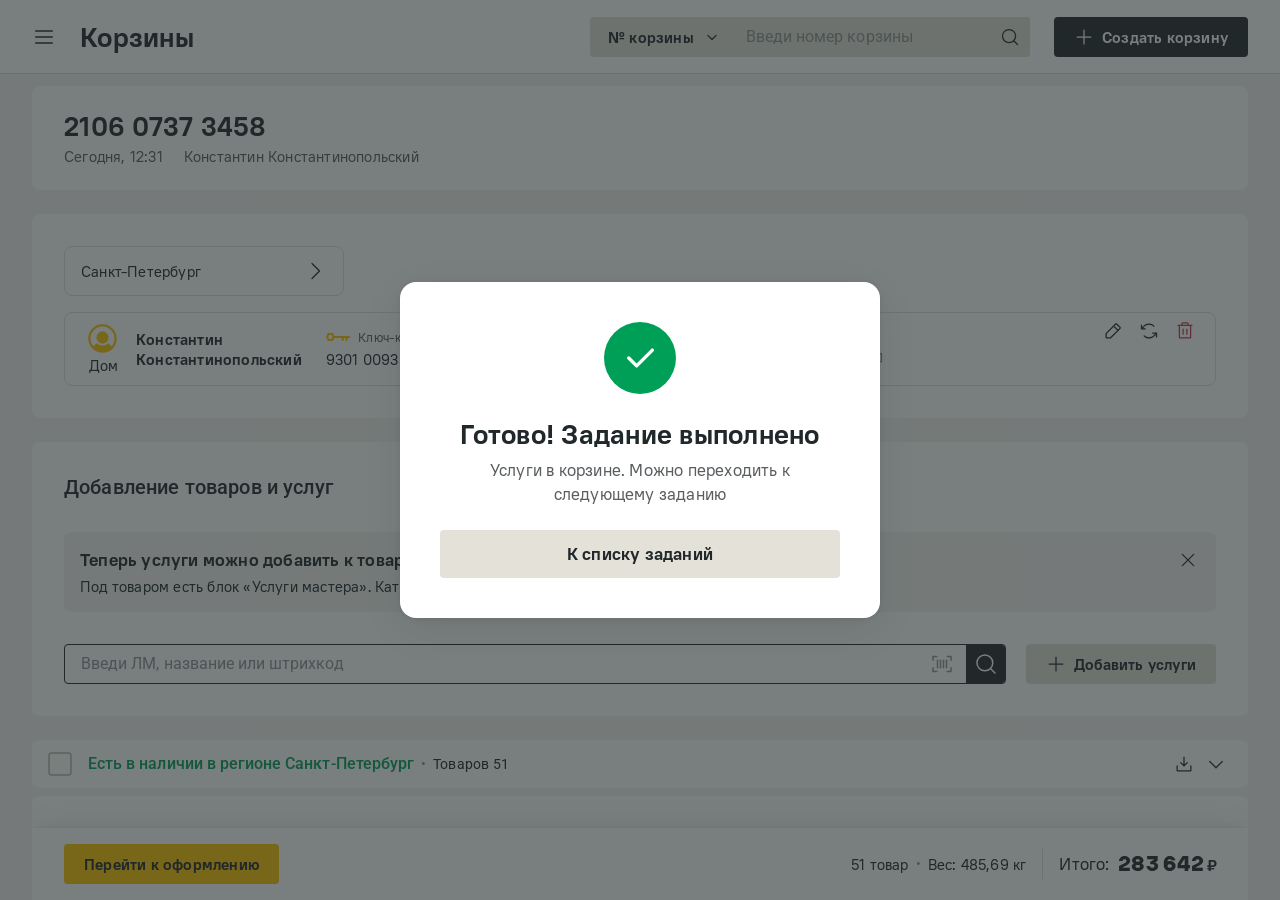
<file: success.html>
<!doctype html>
<html lang="ru">
<head>
<meta charset="utf-8">
<meta name="robots" content="noindex, nofollow">
<meta name="viewport" content="width=device-width, initial-scale=1">
<title>Задание выполнено</title>
<link rel="preconnect" href="https://fonts.googleapis.com">
<link rel="stylesheet" href="https://fonts.googleapis.com/css2?family=Roboto:wght@400;500&display=swap">
<link rel="stylesheet" href="assets/fonts.css">
<link rel="stylesheet" href="assets/ds.css">
<style>
/* Финал задания теста (Useberry). Под затемнением — корзина участника в том виде, в каком он нажал
   «Перейти к оформлению» (прототип в режиме frozen). Карточка — по мотивам 🖥️ Modal S: 480, r16, отступы 40. */
html, body { margin: 0; height: 100%; overflow: hidden; background: #F5F4F1; font-family: var(--f-base); color: var(--text-primary); }
.fin-bg { position: fixed; inset: 0; width: 100%; height: 100%; border: 0; pointer-events: none; }
.fin-ov { position: fixed; inset: 0; display: flex; align-items: center; justify-content: center; padding: 16px;
  background: rgba(33, 40, 43, .6); animation: fin-fade .25s ease-out both; }
.fin-card { width: 480px; max-width: 100%; box-sizing: border-box; padding: 40px; border-radius: 16px; background: var(--background-primary);
  box-shadow: var(--box-shadow-l); display: flex; flex-direction: column; align-items: center; gap: 24px; text-align: center;
  animation: fin-up .35s cubic-bezier(.2,.8,.2,1) .05s both; }
.fin-ico { width: 72px; height: 72px; border-radius: 50%; display: flex; align-items: center; justify-content: center; }
.fin-ico svg { width: 36px; height: 36px; }
.fin-ico--ok { background: var(--success-primary, #009F57); animation: fin-pop .45s cubic-bezier(.3,1.6,.5,1) .2s both; }
.fin-ico--ok path { stroke-dasharray: 20; stroke-dashoffset: 20; animation: fin-draw .35s ease-out .5s forwards; }
.fin-ico--done { background: var(--control-minor); }
.fin-txt { display: flex; flex-direction: column; gap: 8px; }
.fin-back { width: 100%; box-sizing: border-box; text-decoration: none; }
.fin-t { margin: 0; font-size: 27px; line-height: 32px; font-weight: 600; letter-spacing: .25px; }
.fin-p { margin: 0; font-size: 17px; line-height: 24px; letter-spacing: .2px; color: var(--text-secondary); }
@keyframes fin-fade { from { opacity: 0; } }
@keyframes fin-up { from { opacity: 0; transform: translateY(12px) scale(.98); } }
@keyframes fin-pop { from { transform: scale(.4); opacity: 0; } }
@keyframes fin-draw { to { stroke-dashoffset: 0; } }
@media (prefers-reduced-motion: reduce) { *, *::before, *::after { animation: none !important; } .fin-ico--ok path { stroke-dashoffset: 0; } }
</style>
</head>
<body>
<iframe class="fin-bg" id="bg" title="Корзина" tabindex="-1" aria-hidden="true"></iframe>
<div class="fin-ov">
  <div class="fin-card" role="status">
    <div class="fin-ico fin-ico--ok"><svg viewBox="0 0 16 16" fill="none"><path d="M13.5 4.5L6.5 11.5L3 8" stroke="#FFFFFF" stroke-width="1.5" stroke-linecap="round" stroke-linejoin="round"/></svg></div>
    <div class="fin-txt"><p class="fin-t">Готово! Задание выполнено</p><p class="fin-p">Услуги в корзине. Можно переходить к следующему заданию</p></div>
    <a class="fr-btn fr-btn--secondary fr-btn--l fin-back" href="index.html">К списку заданий</a>
  </div>
</div>
<script>
  // Отметка для стартовой страницы: какое задание пройдено и чем закончилось (только в браузере участника)
  try { const t = new URLSearchParams(location.search).get('task'); if (t) localStorage.setItem('ux-task-' + t, 'ok'); } catch (e) {}
  // Корзина участника под затемнением: задание и состав берём из адреса
  const P = new URLSearchParams(location.search);
  document.getElementById('bg').src = 'prototype.html?frozen=1&task=' + encodeURIComponent(P.get('task') || '') + '&cart=' + encodeURIComponent(P.get('cart') || '');
</script>
</body>
</html>
</file>
<file: assets/fonts.css>
/* Шрифты Лемана ПРО — LMMain, LMTitle. Вшиты base64, файл самодостаточен. */

@font-face {
  font-family: 'LMMain';
  font-weight: 400;
  font-style: normal;
  font-display: swap;
  src: url([data-uri]) format('woff2');
}

@font-face {
  font-family: 'LMMain';
  font-weight: 600;
  font-style: normal;
  font-display: swap;
  src: url([data-uri]) format('woff2');
}

@font-face {
  font-family: 'LMMain';
  font-weight: 700;
  font-style: normal;
  font-display: swap;
  src: url([data-uri]) format('woff2');
}

@font-face {
  font-family: 'LMTitle';
  font-weight: 600;
  font-style: normal;
  font-display: swap;
  src: url([data-uri]) format('woff2');
}

@font-face {
  font-family: 'LMTitle';
  font-weight: 700;
  font-style: normal;
  font-display: swap;
  src: url([data-uri]) format('woff2');
}
</file>
<file: assets/ds.css>
/* ═══ Дизайн-система Лемана ПРО — общие стили ═══
   Подключать вместе с fonts.css.
   Токены извлечены из Storybook, компоненты сверены с Figma. */

:root {

  /* ─── Шрифты ─── */
  --font-base: LMMain, Roboto, -apple-system, BlinkMacSystemFont, 'Segoe UI', system-ui, sans-serif;
  --font-title: LMTitle, Roboto, -apple-system, BlinkMacSystemFont, 'Segoe UI', system-ui, sans-serif;
  --f-base: var(--font-base);
  --f-title: var(--font-title);
  --f-mono: ui-monospace, 'SF Mono', Menlo, Consolas, monospace;
  --font-family: var(--font-base);

  /* ─── Радиусы (Tokens / Roundings) ─── */
  --rounding-s: 2px;         /* маленькое */
  --rounding-m: 4px;         /* базовое, большинство компонентов */
  --rounding-l: 8px;         /* крупные компоненты, Snackbar */
  --rounding-xl: 16px;       /* модалки, виджеты */
  --rounding-circular: 100vmin;  /* круглые элементы */


  /* ─── Типографика ───────────────────────────────────────────────
     Источник: Figma «🖥️📱App Web style» EeBsHNhBQvNYM3akPUMICR,
     страница Typography WEB (нода 1294:6483). Сверено 2026-09-21 — 40 стилей.

     ДВА СЕМЕЙСТВА ЗАГОЛОВКОВ, их легко перепутать:
       heading       — LM Main (обычные заголовки)
       heading extra — LM Title (акцентные, крупный letter-spacing)

     letter-spacing ОБЯЗАТЕЛЕН: без него текст не совпадёт с макетом.
       body/caption 0.2 · heading 0.25 · overline 0.6 · extra 0.6–1.2
     ─────────────────────────────────────────────────────────────── */

  /* Заголовки LM Main. Display и h1 — Bold 700, h2 и h3 — DemiBold 600 */
  --fs-display: 49px;  --lh-display: 56px;   /* mobile: 35 / 40 */
  --fs-h1: 35px;       --lh-h1: 40px;        /* mobile: 29 / 34 */
  --fs-h2: 27px;       --lh-h2: 32px;        /* mobile: 23 / 28 */
  --fs-h3: 21px;       --lh-h3: 26px;        /* mobile: 19 / 24 */
  --ls-heading: 0.25px;
  --fw-heading: 700;          /* display, h1 */
  --fw-heading-sub: 600;      /* h2, h3 */

  /* Заголовки extra — LM Title Bold 700, увеличенный трекинг */
  --fs-display-extra: 49px;  --lh-display-extra: 56px;  --ls-display-extra: 1.2px;
  --fs-h1-extra: 35px;       --lh-h1-extra: 40px;       --ls-h1-extra: 1px;
  --fs-h2-extra: 27px;       --lh-h2-extra: 32px;       --ls-h2-extra: 0.6px;
  --fs-h3-extra: 21px;       --lh-h3-extra: 26px;       --ls-h3-extra: 0.6px;
  /* mobile extra: display 35/40 LS 1 · h1 29/34 · h2 23/28 · h3 19/24, все LS 0.6 */

  /* Текст LM Main — размеры s / m / l.
     long — для многострочного текста, short — для однострочного (интерлиньяж плотнее) */
  --fs-body-s: 15px;   --lh-body-long-s: 20px;   --lh-body-short-s: 18px;
  --fs-body-m: 17px;   --lh-body-long-m: 24px;   --lh-body-short-m: 22px;
  --fs-body-l: 21px;   --lh-body-long-l: 28px;   --lh-body-short-l: 26px;
  --fw-body: 400;
  --fw-body-accent: 600;   /* accent и subtitle */
  --ls-body: 0.2px;

  /* subtitle — DemiBold 600 с интерлиньяжем short */
  --lh-subtitle-s: 18px;  --lh-subtitle-m: 22px;  --lh-subtitle-l: 26px;

  /* Minor 13px и Mini 11px */
  --fs-minor: 13px;   --lh-minor: 16px;    /* caption: 400, caption accent: 600 */
  --fs-mini: 11px;    --lh-mini: 14px;     /* regular: 400, accent: 600 */

  /* Overline — LM Title Bold 700, трекинг 0.6. Пять размеров.
     ВАЖНО: mini/overline выбивается — DemiBold 600 и трекинг 0.3 */
  --fw-overline: 700;
  --ls-overline: 0.6px;
  --fs-overline-l: 21px;     --lh-overline-l: 28px;
  --fs-overline-m: 17px;     --lh-overline-m: 24px;
  --fs-overline-s: 15px;     --lh-overline-s: 20px;
  --fs-overline-minor: 13px; --lh-overline-minor: 16px;
  --fs-overline-mini: 11px;  --lh-overline-mini: 14px;
  --fw-overline-mini: 600;   --ls-overline-mini: 0.3px;

  /* Контролы (кнопки s / m / l). Совпадает с body: LM Main DemiBold 600, трекинг 0.2 */
  --fs-control-s: 15px;  --lh-control-s: 20px;
  --fs-control-m: 15px;  --lh-control-m: 20px;
  --fs-control-l: 17px;  --lh-control-l: 24px;
  --fw-control: 600;

  /* ─── Бренд ─── */
  --brand-primary: #FDC300;
  --brand-dark: #BD7229;
  --brand-light: #FBE2A2;
  --brand-minor: #21282B;
  --brand-secondary: #21282B;
  --brand-invert: #FFFFFF;

  /* ─── Контролы ─── */
  --control-primary: #21282B;
  --control-secondary: #CCC6B8;
  --control-accent: #FDC300;
  --control-minor: #E3E1D8;
  --control-invert: #FFFFFF;
  --control-primary-invert: #FFFFFF;
  --control-hover-primary: #000000;
  --control-hover-secondary: #B2A994;
  --control-hover-accent: #E79F26;
  --control-hover-minor: #CCC6B8;
  --control_hover-primary: #000000;
  --control_hover-secondary: #B2A994;
  --control_hover-accent: #E79F26;
  --control_hover-minor: #CCC6B8;

  /* ─── Контролы: invert (для тёмного фона) ───
     Источник: Figma «🖥️ Button Web» 7wfKu1grD3estuXYzrN9Zr, разделы Виды (3141:4123)
     и Состояния (3141:4368), сверено 2026-09-21 через figma-work.
     В исходной выгрузке fronton-токены.css отсутствовали — invert-кнопки падали
     на невалидный var() и теряли фон. Значения совпали со Storybook-рендером. */
  --control-minor-invert: #FFFFFF40;
  --control-secondary-invert: #FFFFFF80;
  --control-hover-primary-invert: #FFFFFFBF;
  --control-hover-minor-invert: #FFFFFF80;
  --control-hover-secondary-invert: #FFFFFF99;
  --control_hover-primary-invert: #FFFFFFBF;
  --control_hover-minor-invert: #FFFFFF80;
  --control_hover-secondary-invert: #FFFFFF99;

  /* ─── Фоны ─── */
  --background-primary: #FFFFFF;
  --background-secondary: #F5F4F1;
  --background-accent: #21282B;

  /* ─── Текст ─── */
  --text-primary: #21282B;
  --text-secondary: #5A5E60;
  --text-minor: #919395;
  --text-invert: #FFFFFF;
  --text-primary-invert: #FFFFFF;
  --text-secondary-invert: #FFFFFFBF;
  --text-minor-invert: #FFFFFF80;

  /* ─── Success ─── */
  --success-primary: #009F57;
  --success-dark: #006836;
  --success-light: #BEF4DC;

  /* ─── Attention (ошибка) ─── */
  --attention-primary: #C33848;
  --attention-dark: #9C312A;
  --attention-light: #FFE1E4;

  /* ─── Service (инфо) ─── */
  --service-primary: #60A3BD;
  --service-dark: #0D5263;
  --service-light: #C2E5F4;

  /* ─── Accent ─── */
  --accent-primary: #FFE55A;
  --accent-dark: #B09D37;
  --accent-light: #F9EFBD;

  /* ─── B2B ─── */
  --b2b-primary: #AE6849;
  --b2b-dark: #913300;
  --b2b-light: #E5CDC3;
  --b2b-accent: #21282B;

  /* ─── Вторичная палитра ─── */
  --secondary-green-primary: #A0B9B1;
  --secondary-green_primary: #A0B9B1;
  --secondary-green-dark: #5C8477;
  --secondary-green_dark: #5C8477;
  --secondary-green-light: #D5ECE3;
  --secondary-green_light: #D5ECE3;
  --secondary-grey: #21282B;
  --secondary-blue-primary: #1563C5;
  --secondary-blue_primary: #1563C5;
  --secondary-blue-dark: #294877;
  --secondary-blue_dark: #294877;
  --secondary-blue-light: #D5E8FF;
  --secondary-blue_light: #D5E8FF;
  --secondary-orange-primary: #D95E00;
  --secondary-orange_primary: #D95E00;
  --secondary-orange-dark: #AD4B00;
  --secondary-orange_dark: #AD4B00;
  --secondary-orange-light: #F7DECC;
  --secondary-orange_light: #F7DECC;
  --secondary-purple-primary: #992D7A;
  --secondary-purple_primary: #992D7A;
  --secondary-purple-dark: #740354;
  --secondary-purple_dark: #740354;
  --secondary-purple-light: #EDDEEA;
  --secondary-purple_light: #EDDEEA;
  --secondary-yellow-primary: #FFE55A;
  --secondary-yellow_primary: #FFE55A;
  --secondary-yellow-dark: #B09D37;
  --secondary-yellow_dark: #B09D37;
  --secondary-yellow-light: #F9EFBD;
  --secondary-yellow_light: #F9EFBD;
  --secondary-red-primary: #CE0019;
  --secondary-red_primary: #CE0019;
  --secondary-red-dark: #8C030C;
  --secondary-red_dark: #8C030C;
  --secondary-red-light: #FFD7D4;
  --secondary-red_light: #FFD7D4;
  --secondary-black: #000000;
  --secondary-white: #FFFFFF;


  /* ─── Система отступов (Spacing system PDF) ───
     Микромодуль 4px — всему кратно. Отступы разбиты на типы,
     чтобы меньше ошибаться: этажи / паддинги контейнеров / инлайн-гэпы.
     Совет ДС: использовать контрастные значения, немного разных на экране. */

  /* Между «этажами» — крупными смысловыми блоками экрана */
  --level-s: 40px;
  --level-m: 64px;
  --level-l: 80px;

  /* Внутренние отступы контейнеров (карточки, компоненты, секции) */
  --padding-s: 12px;
  --padding-m: 16px;
  --padding-l: 24px;
  --padding-xl: 32px;

  /* Инлайн-гэпы между элементами внутри контейнера */
  --gap-xs: 4px;
  --gap-s: 8px;
  --gap-m: 12px;
  --gap-l: 16px;
  --gap-xl: 24px;
  --gap-xxl: 32px;

  /* ─── Спейсинг (шкала Fronton) ─── */
  --space-10: 1px;
  --space-25: 2px;
  --space-35: 3px;
  --space-50: 4px;
  --space-60: 5px;
  --space-75: 6px;
  --space-85: 7px;
  --space-100: 8px;
  --space-125: 10px;
  --space-150: 12px;
  --space-175: 14px;
  --space-200: 16px;
  --space-225: 18px;
  --space-250: 20px;
  --space-275: 22px;
  --space-300: 24px;
  --space-325: 26px;
  --space-350: 28px;
  --space-375: 30px;
  --space-400: 32px;
  --space-425: 34px;
  --space-450: 36px;
  --space-475: 38px;
  --space-500: 40px;
  --space-525: 42px;
  --space-550: 44px;
  --space-575: 46px;
  --space-600: 48px;
  --space-625: 50px;
  --space-650: 52px;
  --space-675: 54px;
  --space-700: 56px;
  --space-725: 58px;
  --space-750: 60px;
  --space-775: 62px;
  --space-800: 64px;
  --space-825: 66px;
  --space-850: 68px;
  --space-875: 70px;
  --space-900: 72px;
  --space-925: 74px;
  --space-950: 76px;
  --space-975: 78px;
  --space-1000: 80px;

  /* ─── Тени ─── */
  --box-shadow-m: 0 1.17px 2px rgba(0, 0, 0, 0.0196802), 0 1.4px 5px rgba(0, 0, 0, 0.03), 0 2px 10px rgba(0, 0, 0, 0.03), 0 2px 18px rgba(0, 0, 0, 0.04), 0 9px 33px rgba(0, 0, 0, 0.03);
  --box-shadow-m-up: 0 -1.17px 2px rgba(0, 0, 0, 0.0196802), 0 -1.4px 5px rgba(0, 0, 0, 0.03), 0 -2px 10px rgba(0, 0, 0, 0.03), 0 -2px 18px rgba(0, 0, 0, 0.04), 0 -9px 33px rgba(0, 0, 0, 0.03);
  --box-shadow-s: 0 1px 4px rgba(0, 0, 0, 0.16), 0 2px 9px rgba(0, 0, 0, 0.02);
  --box-shadow-s-up: 0 -1px 4px rgba(0, 0, 0, 0.16), 0 -2px 9px rgba(0, 0, 0, 0.02);
  --box-shadow-l: 0 0.166035px 2.21381px rgba(0, 0, 0, 0.0196802), 0 0.399006px 5.32008px rgba(0, 0, 0, 0.0282725), 0 0.751293px 10.0172px rgba(0, 0, 0, 0.035), 0 12px 40px rgba(0, 0, 0, 0.08);
  --box-shadow-l-up: 0 -0.166035px 2.21381px rgba(0, 0, 0, 0.0196802), 0 -0.399006px 5.32008px rgba(0, 0, 0, 0.0282725), 0 -0.751293px 10.0172px rgba(0, 0, 0, 0.035), 0 -12px 40px rgba(0, 0, 0, 0.08);

}

:root {
  --f-title: LMTitle, Roboto, system-ui, sans-serif;
  --f-mono: ui-monospace, "SF Mono", Menlo, Consolas, monospace;
}

:root {
  /* invert-токены: отсутствуют в fronton-токены.css, значения из Storybook */
  --control-minor-invert: #FFFFFF40;
  --control-secondary-invert: #FFFFFF80;
  --control_hover-primary-invert: #FFFFFFBF;
  --control_hover-minor-invert: #FFFFFF80;
  --control_hover-secondary-invert: #FFFFFF99;
}


/* ═══════════════════════════════════════════════
   ОБВЯЗКА СТРАНИЦ — единая для индекса и компонентов
   ═══════════════════════════════════════════════ */
:root {
  --f-base: var(--font-base);
  --f-title: var(--font-title);
  --f-mono: ui-monospace, "SF Mono", Menlo, Consolas, monospace;
  /* invert-токены кнопок: нет в fronton-токены.css, значения из Storybook */
  --control-minor-invert: #FFFFFF40;
  --control-secondary-invert: #FFFFFF80;
  --control_hover-primary-invert: #FFFFFFBF;
  --control_hover-minor-invert: #FFFFFF80;
  --control_hover-secondary-invert: #FFFFFF99;
  /* служебные цвета страницы.
     --bg намеренно НЕ равен токену --background-secondary (#F5F4F1):
     это фон самого справочника, а не значение из ДС. */
  --bg: #F5F5F5;
  --surface: var(--background-primary);
  --border: var(--control-minor);
  --muted: var(--text-minor);
  --ink: var(--text-primary);
  --code-bg: var(--background-secondary);
  --warn-bg: #FFF8E1; --warn-border: #F0C000;
  --ok-bg: var(--success-light); --ok-border: var(--success-primary);
  --err-bg: var(--attention-light); --err-border: var(--attention-primary);
}
@media (prefers-color-scheme: dark) {
  :root:not([data-theme="light"]) {
    --bg: #14181A; --surface: #1C2124; --border: #2E3438;
    --muted: #9AA4A8; --ink: #E8EBEC; --code-bg: #22282B;
    --warn-bg: #2A2413; --warn-border: #8A7000;
    --ok-bg: #16241A; --ok-border: #2F6B34;
    --err-bg: #2C1618; --err-border: #8C3038;
  }
}
:root[data-theme="dark"] {
  --bg: #14181A; --surface: #1C2124; --border: #2E3438;
  --muted: #9AA4A8; --ink: #E8EBEC; --code-bg: #22282B;
  --warn-bg: #2A2413; --warn-border: #8A7000;
  --ok-bg: #16241A; --ok-border: #2F6B34;
  --err-bg: #2C1618; --err-border: #8C3038;
}

* { box-sizing: border-box; }
body { margin: 0; padding: 0 16px 80px; background: var(--bg); color: var(--ink);
  font-family: var(--f-base); font-size: 15px; line-height: 20px; -webkit-font-smoothing: antialiased; }
.wrap { max-width: 1040px; margin: 0 auto; }
a { color: inherit; }

/* шапка страницы компонента */
.chead { padding: 28px 0 24px; border-bottom: 1px solid var(--border); margin-bottom: 36px; }
.crumbs { font-size: 13px; color: var(--muted); margin: 0 0 14px; }
.crumbs a { text-decoration: none; opacity: .85; }
.crumbs a:hover { opacity: 1; text-decoration: underline; }
h1 { font-family: var(--f-title); font-size: 34px; line-height: 40px; margin: 0 0 8px; letter-spacing: .4px; }
.sub { color: var(--muted); font-size: 15px; line-height: 22px; margin: 0; max-width: 64ch; }
.meta { display: flex; flex-wrap: wrap; gap: 8px; margin-top: 16px; align-items: center; }
.pill { font-size: 12px; padding: 4px 10px; border: 1px solid var(--border); border-radius: 999px; color: var(--muted); }
.pill--ok { border-color: var(--ok-border); color: var(--ok-border); }
.pill--err { border-color: var(--err-border); color: var(--err-border); }
.copyhint { font-size: 12px; color: var(--muted); margin: 14px 0 0; }

h2 { font-family: var(--f-title); font-size: 22px; line-height: 28px; margin: 44px 0 6px; letter-spacing: .3px; }
h3 { font-size: 15px; margin: 26px 0 10px; font-weight: 600; }
.hint, .lead { color: var(--muted); font-size: 14px; line-height: 20px; margin: 0 0 18px; max-width: 72ch; }

/* доски демонстрации */
.board { border: 1px solid var(--border); border-radius: var(--rounding-l); overflow: hidden; background: var(--surface); }
.board + .board { margin-top: 18px; }
.board__head { display: flex; align-items: center; justify-content: space-between; gap: 12px; flex-wrap: wrap;
  padding: 12px 20px; background: var(--bg); border-bottom: 1px solid var(--border);
  font-size: 13px; font-weight: 600; color: var(--muted); }
.board__body { padding: 4px 20px 18px; }
.board--invert .board__body { background: #0A0A0A; }
.board--invert .row { border-bottom-color: #2A2A2A; }
.board--invert .row__label, .board--invert .cell__cap { color: #8A9296; }
.board--invert code.cp { background: #1A1A1A; border-color: #333; color: #D8DCDD; }

.row { display: grid; grid-template-columns: minmax(180px, 210px) 1fr 1fr; gap: 20px; align-items: start;
  padding: 16px 0; border-bottom: 1px dashed var(--border); }
.row--wide { grid-template-columns: minmax(180px, 210px) 1fr; }
/* .row жёстко рассчитан на 2 колонки примеров. Доски с тремя колонками
   (Badge: primary/secondary/pseudo) переносили третью на новую строку. */
.row--3 { grid-template-columns: minmax(180px, 210px) 1fr 1fr 1fr; }
.row:last-child { border-bottom: 0; }
.row__label { font-size: 11px; font-weight: 600; color: var(--muted); letter-spacing: .4px; }
.row__label small { display: block; font-weight: 400; margin: 3px 0 7px; letter-spacing: 0; opacity: .8; }
.cell__cap { display: block; font-size: 10px; color: var(--muted); margin-bottom: 8px; letter-spacing: .3px; }
.cell--empty { font-size: 12px; color: var(--muted); font-style: italic; opacity: .7; }
.demo { display: flex; flex-wrap: wrap; gap: 12px; align-items: center; }
@media (max-width: 720px) { .row, .row--wide { grid-template-columns: 1fr; gap: 12px; } }

/* теги классов */
code.cp { font-family: var(--f-mono); font-size: 12px; background: var(--code-bg);
  border: 1px solid var(--border); border-radius: var(--rounding-s); padding: 2px 7px;
  cursor: pointer; color: var(--ink); display: inline-block; max-width: 100%; overflow-wrap: anywhere;
  transition: background .12s, border-color .12s; }
code.cp:hover { border-color: var(--muted); }
code.cp.copied { background: var(--ok-bg); border-color: var(--ok-border); color: var(--ok-border); }
code.cp.copied::after { content: " ✓"; }
code.cp.is-missing { border-style: dashed; }
.tagrow { display: flex; flex-wrap: wrap; gap: 5px; align-items: center; }
.badge-missing, .miss { font-size: 10px; letter-spacing: .3px; padding: 2px 7px; border-radius: var(--rounding-s);
  background: var(--err-bg); border: 1px solid var(--err-border); color: var(--err-border); white-space: nowrap; }

/* таблицы */
.tbl-wrap { overflow-x: auto; -webkit-overflow-scrolling: touch; }
table { width: 100%; border-collapse: collapse; font-size: 13px; }
th, td { text-align: left; padding: 10px 12px; border-bottom: 1px solid var(--border); vertical-align: top; }
th { font-size: 11px; text-transform: uppercase; letter-spacing: .5px; color: var(--muted); font-weight: 600; }
td code:not(.cp) { font-family: var(--f-mono); font-size: 12px; background: var(--code-bg); padding: 1px 5px; border-radius: var(--rounding-s); }
.sw { display: inline-block; width: 12px; height: 12px; border-radius: 3px; border: 1px solid var(--border); vertical-align: -2px; margin-right: 5px; }

/* блоки-заметки */
.note { border-radius: var(--rounding-l); padding: 16px 20px; margin-bottom: 14px; border: 1px solid; }
.note--warn { background: var(--warn-bg); border-color: var(--warn-border); }
.note--err { background: var(--err-bg); border-color: var(--err-border); }
.note--ok { background: var(--ok-bg); border-color: var(--ok-border); }
.note__t { font-weight: 600; font-size: 14px; margin: 0 0 6px; display: flex; gap: 8px; align-items: center; flex-wrap: wrap; }
.note__b { font-size: 13px; line-height: 20px; margin: 0; color: var(--muted); }
.sev { font-size: 10px; text-transform: uppercase; letter-spacing: .5px; padding: 2px 7px; border-radius: var(--rounding-s); font-weight: 700; }
.sev--high { background: var(--err-border); color: #fff; }
.sev--med { background: var(--warn-border); color: #21282B; }
.sev--low { background: var(--border); color: var(--muted); }
.sev--ok { background: var(--ok-border); color: #fff; }

pre { background: var(--code-bg); border: 1px solid var(--border); border-radius: var(--rounding-l);
  padding: 16px; overflow-x: auto; font-size: 12.5px; line-height: 1.6; font-family: var(--f-mono); }
footer { margin-top: 52px; padding-top: 20px; border-top: 1px solid var(--border); font-size: 12px; color: var(--muted); line-height: 20px; }


/* ═══ КОМПОНЕНТЫ ═══ */
.fr-accordion--stroke { border-radius: var(--rounding-l); }
.fr-accordion--stroke > .fr-accordion__item {
  position: relative;
  display: grid;
  grid-template-areas: "header-icon header-content" ". preview" ". body-content" "divider divider";
  grid-template-rows: auto auto auto 1px;
  grid-template-columns: auto 1fr;
}
/* Размер S: в прежней выгрузке правила отсутствовали — аккордеон --s рисовался
   с паддингами по умолчанию. Значения из fronton-компоненты.css, сверены с Figma (16px). */
.fr-accordion--s .fr-accordion__item { padding-inline: var(--space-200); }
.fr-accordion--s .fr-accordion__header,
.fr-accordion--s .fr-accordion__header-icon { padding-block: var(--space-200); }
.fr-accordion--stroke > .fr-accordion__item:first-of-type { box-shadow: 1px 0 0 0 var(--control-minor) inset, 0 1px 0 0 var(--control-minor) inset, -1px 0 0 0 var(--control-minor) inset; border-radius: var(--rounding-l) var(--rounding-l) 0 0; }
.fr-accordion--stroke > .fr-accordion__item:last-of-type  { box-shadow: 1px 0 0 0 var(--control-minor) inset, -1px 0 0 0 var(--control-minor) inset, 0 -1px 0 0 var(--control-minor) inset; border-radius: 0 0 var(--rounding-l) var(--rounding-l); }
.fr-accordion__item {
  position: relative;
  display: grid;
  grid-template-areas: "header-icon header-content" ". preview" ". body-content" "divider divider";
  grid-template-rows: auto auto auto 1px;
  grid-template-columns: auto 1fr;
}
.fr-accordion__item:hover { box-shadow: 0 1px 0 0 var(--control-hover-minor) inset; }
.fr-accordion--m .fr-accordion__item { padding-inline: var(--space-300); }
.fr-accordion__header {
  grid-area: header-content;
  display: flex;
  gap: var(--space-100);
  align-items: flex-start;
  justify-content: space-between;
  width: 100%;
  text-align: left;
  cursor: pointer;
  transition: padding-bottom .3s linear;
  /* Сброс нативных стилей кнопки: без него браузер рисует серую подложку и рамку */
  margin: 0; padding: 0; border: 0;
  background: none; color: inherit; font: inherit;
}
.fr-accordion__header.is-non-interactive { cursor: default; }
.fr-accordion--m .fr-accordion__header, .fr-accordion--m .fr-accordion__header-icon { padding-block: var(--space-400); }
.fr-accordion__header-icon { grid-area: header-icon; display: flex; align-items: center; align-self: start; margin-right: 8px; transition: padding-bottom .3s linear; }
/* Шеврон: в Figma ChevronDown/ChevronUp 20px в обёртке с padding 2px (бокс 24), stroke 1.25.
   Раскрытый = ChevronUp → поворот исходного ChevronDown на 180°. */
.fr-accordion__chevron { display: flex; flex: none; width: 24px; height: 24px; padding: 2px; box-sizing: border-box; color: var(--text-primary); transition: transform .3s; }
.fr-accordion__chevron svg { width: 20px; height: 20px; }
.fr-accordion__header.is-open .fr-accordion__chevron { transform: rotate(180deg); }
/* Раскрытый пункт: в Figma вертикальный отступ 32/16 обрамляет заголовок + текст вместе,
   поэтому у раскрытого заголовка нижнего отступа нет (текст идёт с pt 8). */
.fr-accordion .fr-accordion__header.is-open,
.fr-accordion .fr-accordion__item:has(> .fr-accordion__header.is-open) > .fr-accordion__header-icon { padding-bottom: 0; }
/* Заголовок пункта: Body medium/accent — LM Main DemiBold 17/24, tracking .2 (оба размера) */
.fr-accordion__title { flex: 1 1 auto; min-width: 0; font-size: 17px; line-height: 24px; font-weight: 600; letter-spacing: .2px; color: var(--text-primary); }
/* Правый слот (Badge и т.п.): в Figma контейнер высотой 24, по центру */
.fr-accordion__right { display: flex; flex: none; align-items: center; height: 24px; }
.fr-accordion__header-icon svg { display: block; width: 24px; height: 24px; color: var(--text-primary); }
.fr-accordion__content { grid-area: body-content; font-size: 15px; line-height: 20px; font-weight: 400; letter-spacing: .2px; color: var(--text-primary); }
.fr-accordion--s .fr-accordion__content { padding: 8px 0 var(--space-200) 0; }
.fr-accordion--m .fr-accordion__content { padding: 8px 0 var(--space-400) 0; }
.fr-accordion__divider {
  grid-area: divider;
  border-top: 1px solid var(--control-minor);
  /* В Figma разделитель идёт от края до края пункта, а padding-inline его обрезал.
     Растягиваем обратно на величину горизонтального паддинга. */
  margin-inline: calc(-1 * var(--space-300));
}
.fr-accordion--s .fr-accordion__divider { margin-inline: calc(-1 * var(--space-200)); }
.fr-accordion__item:hover .fr-accordion__divider { border-top-color: var(--control-hover-minor); }
/* Корневое правило было в fronton-компоненты.css, но не попало в ds.css. */
.fr-breadcrumbs {
  display: flex;
  flex-wrap: wrap;
  align-items: center;
  overflow: hidden;
  /* Зазор между крошками — 4px (из группы 201:405) */
  gap: 4px;
}
/* Модификаторов платформы в CSS Fronton нет вовсе: там один кегль 15/20,
   то есть мобильный. Десктопный по Figma — 13/16. Восстановлено по 201:82. */
.fr-breadcrumbs--desktop .fr-breadcrumbs__item { font-size: 13px; line-height: 16px; }
.fr-breadcrumbs--mobile  .fr-breadcrumbs__item { font-size: 15px; line-height: 20px; }
/* Крошка и её шеврон — одна группа, зазор внутри 2px на десктопе, 4px на мобиле */
.fr-breadcrumbs--desktop .fr-breadcrumbs__item { display: inline-flex; align-items: center; gap: 2px; }
.fr-breadcrumbs--mobile  .fr-breadcrumbs__item { display: inline-flex; align-items: center; gap: 4px; }
/* В Figma крошки БЕЗ подчёркивания — браузерный дефолт на <a> надо гасить.
   В базовом правиле .fr-breadcrumbs__item из Fronton text-decoration не задан. */
.fr-breadcrumbs__item { text-decoration: none; }
/* Текущая страница — последняя крошка, не ссылка */
.fr-breadcrumbs__item.is-current { cursor: default; }
.fr-breadcrumbs__item.is-current:hover { color: var(--text-secondary); }
/* Инверсия — для тёмного фона (component set 201:470) */
.fr-breadcrumbs.is-invert .fr-breadcrumbs__item { color: var(--text-secondary-invert, rgba(255,255,255,.75)); }
.fr-breadcrumbs.is-invert .fr-breadcrumbs__item:hover { color: var(--text-primary-invert); }
.fr-breadcrumbs.is-invert .fr-breadcrumbs__separator { color: inherit; }

.fr-breadcrumbs__item {
  letter-spacing: .2px;
  font-size: 15px;
  font-weight: 400;
  line-height: 20px;
  color: var(--text-secondary);
  border: none;
  background: none;
  cursor: pointer;
  overflow: hidden;
  text-overflow: ellipsis;
  white-space: nowrap;
}
.fr-breadcrumbs__item:hover, .fr-breadcrumbs__item:active { color: var(--control-hover-primary); }
/* Разделитель. В CSS Fronton было: 12px, margin-inline 4px, --text-minor.
   В Figma: 16px, отступ задаётся gap'ом крошки (2px), цвет = цвету текста. */
.fr-breadcrumbs__separator {
  --icon-size: 16px;
  display: inline-flex;
  align-items: center;
  color: inherit;
  font-size: 16px;
  line-height: 1;
}
/* Корневая сетка аватара: в прежней выгрузке ds.css её не было — колонки
   не раскладывались. Восстановлено из fronton-компоненты.css.
   Ширина средней (пустой) колонки — это и есть зазор между эмблемой и текстом;
   в Figma он 12px для L/M и 8px для S/XS, в исходном CSS не задан вовсе. */
.fr-avatar {
  position: relative;
  display: grid;
  grid-template-areas: "picture . name" "picture . description";
  grid-template-columns: auto 12px 1fr;
  width: fit-content;
  align-items: start;
  font-family: var(--font-base);
}
.fr-avatar--s, .fr-avatar--xs { grid-template-columns: auto 8px 1fr; }
/* Текстовая часть: правил не было ни в ds.css, ни в fronton-компоненты.css.
   Значения из Figma (component set 203:1299). */
.fr-avatar__name { grid-area: name; letter-spacing: .2px; color: var(--text-primary); font-weight: 600; }
/* В Figma имя лежит в контейнере Title с верхним отступом (L 4 / M 2 / XS 4),
   а между именем и подписью — gap 4 (L) и 2 (M). Половина визуальной щели
   между строками уже дают line-height, поэтому отступ задаём точно. */
.fr-avatar--l .fr-avatar__name { padding-top: 4px; }
.fr-avatar--m .fr-avatar__name { padding-top: 2px; }
/* S и XS: подписи нет, имя центрируется по эмблеме (Figma: Name master justify-center) */
.fr-avatar--s, .fr-avatar--xs { align-items: center; }
.fr-avatar--s { min-height: 32px; grid-template-rows: 18px; }
.fr-avatar--xs { min-height: 24px; grid-template-rows: 16px; }
/* Межстрочный зазор имя↔подпись: Figma L 4 / M 2 (gap контейнера Name master) */
.fr-avatar--l { row-gap: 4px; min-height: 48px; grid-template-rows: 26px 16px; }
.fr-avatar--m { row-gap: 2px; min-height: 40px; grid-template-rows: 20px 16px; }
/* Имя — одна строка с многоточием (в Figma overflow=ellipsis по умолчанию) */
.fr-avatar__name, .fr-avatar__description { display: block; min-width: 0; overflow: hidden; text-overflow: ellipsis; white-space: nowrap; }
.fr-avatar__description { grid-area: description; letter-spacing: .2px; color: var(--text-secondary); font-size: 13px; line-height: 16px; }
.fr-avatar--l  .fr-avatar__name { font-size: 17px; line-height: 22px; }
.fr-avatar--m  .fr-avatar__name { font-size: 15px; line-height: 18px; }
.fr-avatar--s  .fr-avatar__name { font-size: 15px; line-height: 18px; }
.fr-avatar--xs .fr-avatar__name { font-size: 13px; line-height: 16px; }
/* Подпись есть только у L и M — у S и XS её нет по спецификации */
.fr-avatar--s .fr-avatar__description,
.fr-avatar--xs .fr-avatar__description { display: none; }
/* Фокус — жёлтое кольцо (--accent-primary), из страницы «Состояния» */
.fr-avatar.is-clickable { cursor: pointer; }
.fr-avatar.is-clickable:focus-visible { outline: none; }
.fr-avatar.is-clickable:focus-visible .fr-avatar__picture {
  box-shadow: 0 0 0 2px var(--accent-primary);
}

.fr-avatar__picture {
  grid-area: picture;
  display: flex;
  align-items: center;
  justify-content: center;
  align-self: start;
  overflow: hidden;
  border-radius: var(--rounding-circular);
  font-weight: 600;
  transition: opacity .2s ease-out;
  /* Заливки по умолчанию в выгрузке не было — Fill-эмблема выходила прозрачной.
     Значение из Figma: --control-minor. */
  background: var(--control-minor);
  color: var(--text-primary);
  letter-spacing: .2px;
}
.fr-avatar__picture img { width: 100%; height: 100%; object-fit: cover; }
.fr-avatar--xs .fr-avatar__picture { width: 24px; height: 24px; font-size: 13px; line-height: 16px; }
.fr-avatar--s  .fr-avatar__picture { width: 32px; height: 32px; font-size: 15px; line-height: 20px; }
.fr-avatar--m  .fr-avatar__picture { width: 40px; height: 40px; font-size: 15px; line-height: 20px; }
.fr-avatar--l  .fr-avatar__picture { width: 48px; height: 48px; font-size: 17px; line-height: 24px; }
.fr-avatar.is-clickable:hover .fr-avatar__picture { opacity: .8; }
/* ═══ Input ═══
   Figma 8fr51MkZiM8cLcfJMoa8Y5 (L 230:11396, M 234:19494, S 234:18232,
   mobile 234:18902/230:14842/234:20086, invert 234:20880…). Устройство —
   как в fronton-react input/styles/base.module.css: рамка = <fieldset>,
   вырез под label = <legend> (настоящий разрыв рамки, фон не нужен).
   Над полем всегда 12px под «взлетевший» label: L 60 = 12+48, M 52 = 12+40,
   S 44 = 12+32. Состояния: класс (.is-focused/.has-value/.is-hover —
   для статичных примеров) или живое взаимодействие (:focus-within и т.п.). */
.fr-input {
  --in-px: 12px; --in-py: 10px; --in-fs: 15px; --in-lh: 20px;
  --in-label-fs: 15px; --in-label-lh: 18px; --in-label-top: -11px; --in-clear: 20px;
  --in-border: var(--control-secondary);
  --in-border-hover: var(--control-hover-secondary);
  --in-border-focus: var(--control-primary);
  --in-text: var(--text-primary);
  --in-minor: var(--text-minor);
  --in-disabled-bg: var(--control-minor);
  display: flex; flex-direction: column; gap: 4px; width: 100%; padding-top: 12px; box-sizing: border-box;
}
.fr-input--l { --in-px: 16px; --in-py: 12px; --in-fs: 17px; --in-lh: 24px; }
.fr-input--m { --in-px: 12px; --in-py: 10px; }
.fr-input--s { --in-px: 12px; --in-py: 6px; --in-label-fs: 13px; --in-label-lh: 16px; --in-label-top: -8px; --in-clear: 16px; }

.fr-input__control { position: relative; display: flex; align-items: center; gap: 4px; padding: 0 var(--in-px); }

.fr-input__border {
  position: absolute; inset: 0; z-index: 0; margin: 0; min-width: 0;
  padding: 0 calc(var(--in-px) - 5px);
  border: 1px solid var(--in-border); border-radius: var(--rounding-m, 4px);
  background: transparent; pointer-events: none;
  transition: border-color .2s ease-out;
}
.fr-input__border:has(.fr-input__legend) { top: -9px; }
.fr-input__legend {
  display: block; height: 18px; max-width: .01px; padding: 0;
  font-size: var(--in-label-fs); line-height: 18px; letter-spacing: .2px; white-space: nowrap;
  visibility: hidden;
}
.fr-input__legend > span { padding: 0 4px; }

.fr-input__label {
  position: absolute; z-index: 1; left: var(--in-px); top: var(--in-py);
  max-width: calc(100% - 2 * var(--in-px));
  overflow: hidden; text-overflow: ellipsis; white-space: nowrap;
  font-size: var(--in-fs); line-height: var(--in-lh); letter-spacing: .2px;
  color: var(--in-minor); pointer-events: none;
  transition: top .2s ease-in-out, font-size .2s ease-in-out, line-height .2s ease-in-out, color .2s;
}

.fr-input__field {
  position: relative; z-index: 1; flex: 1 0 0; min-width: 0; margin: 0;
  padding: var(--in-py) 0; border: 0; outline: none; appearance: none; background: transparent;
  font-family: inherit; font-size: var(--in-fs); line-height: var(--in-lh); font-weight: 400; letter-spacing: .2px;
  color: var(--in-text);
}
.fr-input__field::placeholder { color: var(--in-minor); opacity: 1; }
/* С label плейсхолдер скрыт, пока поле не в фокусе: в покое на его месте лежит сам label */
.fr-input:has(.fr-input__label) .fr-input__field::placeholder { opacity: 0; transition: opacity .1s; }

.fr-input__clear {
  position: relative; z-index: 1; flex-shrink: 0; display: none; align-items: center; justify-content: center;
  width: var(--in-clear); height: var(--in-clear); padding: 0; margin: 0;
  border: 0; background: none; cursor: pointer; color: var(--in-minor); border-radius: var(--rounding-m, 4px);
}
.fr-input__clear svg { display: block; width: 100%; height: 100%; }

.fr-input__caption { padding: 0 var(--in-px); }

/* — Активный label: фокус или есть значение — */
.fr-input:is(.is-focused, :focus-within, .has-value, :has(.fr-input__field:not(:placeholder-shown))) .fr-input__legend { max-width: 1000px; }
.fr-input:is(.is-focused, :focus-within, .has-value, :has(.fr-input__field:not(:placeholder-shown))) .fr-input__label {
  top: var(--in-label-top); font-size: var(--in-label-fs); line-height: var(--in-label-lh);
}
.fr-input:is(.is-focused, :focus-within) .fr-input__label { color: var(--in-text); }
.fr-input:is(.is-focused, :focus-within) .fr-input__field::placeholder { opacity: 1; }
.fr-input:is(.has-value, :has(.fr-input__field:not(:placeholder-shown))):not(.is-disabled) .fr-input__clear { display: inline-flex; }

/* — Рамка по состояниям (порядок важен: фокус перекрывает error) — */
.fr-input:not(.is-disabled):is(:hover, .is-hover) .fr-input__border { border-color: var(--in-border-hover); }
.fr-input.is-error .fr-input__border { border-color: var(--attention-primary); }
.fr-input.is-error:not(.is-disabled):is(:hover, .is-hover) .fr-input__border { border-color: var(--attention-dark); }
.fr-input:is(.is-focused, :focus-within) .fr-input__border {
  border-color: var(--in-border-focus); border-width: 2px; padding: 0 calc(var(--in-px) - 6px);
}

/* — Disabled: весь блок 40%, заливка поля control/minor — */
.fr-input.is-disabled { opacity: .4; }
.fr-input.is-disabled .fr-input__border { background: var(--in-disabled-bg); border-color: var(--in-border); }
.fr-input.is-disabled .fr-input__field { cursor: not-allowed; }

/* — Mobile: только нижняя линия, без бокового отступа и выреза — */
.fr-input--mobile { --in-px: 0px; }
.fr-input--mobile .fr-input__border { top: 0; border-width: 0 0 1px; border-radius: 0; padding: 0; }
.fr-input--mobile .fr-input__border:has(.fr-input__legend) { top: 0; }
.fr-input--mobile .fr-input__legend { display: none; }
.fr-input--mobile:is(.is-focused, :focus-within) .fr-input__border { border-width: 0 0 2px; padding: 0; }

/* — Invert (тёмный фон) — */
.fr-input.is-invert {
  --in-border: var(--control-secondary-invert);
  --in-border-hover: var(--control-hover-secondary-invert);
  --in-border-focus: var(--control-primary-invert);
  --in-text: var(--text-primary-invert);
  --in-minor: var(--text-minor-invert);
  --in-disabled-bg: var(--control-minor-invert);
}
/* ═══ Checkbox ═══
   Базовое правило .fr-checkbox (--checkbox-size по умолчанию и цвета)
   отсутствовало в ds.css — было только .fr-checkbox--l и производные,
   ссылавшиеся на переменные, никогда не объявленные для размера M.
   Восстановлено из fronton-компоненты.css (строки 379-393) + border-radius
   исправлен на var(--rounding-m) (было --rounding-s — не совпадало с Figma,
   где угол бокса везде rounded-[4px]). */
.fr-checkbox {
  --checkbox-size: 20px;
  --checkbox-primary-color: var(--control-primary);
  --checkbox-hover-color: var(--control-hover-primary);
  --checkbox-border-color: var(--control-secondary);
  --checkbox-border-hover-color: var(--control-hover-secondary);
  position: relative;
  display: inline-flex;
  align-items: center;
  letter-spacing: .2px;
  font-size: 15px;
  font-weight: 400;
  line-height: 18px;
  cursor: pointer;
}
.fr-checkbox--l { font-size: 17px; line-height: 22px; --checkbox-size: 24px; }
.fr-checkbox.is-disabled { pointer-events: none; opacity: .4; }
.fr-checkbox__input { position: absolute; width: 1px; height: 1px; padding: 0; margin: -1px; overflow: hidden; clip: rect(0,0,0,0); white-space: nowrap; border: 0; }
.fr-checkbox__box {
  position: relative;
  flex: none;
  width: var(--checkbox-size);
  height: var(--checkbox-size);
  display: flex;
  align-items: center;
  justify-content: center;
  background: var(--background-primary);
  border: 2px solid var(--checkbox-border-color);
  border-radius: var(--rounding-m);
  transition: background-color .2s ease-out, border-color .2s ease-out;
}
.fr-checkbox__box svg { position: absolute; color: var(--background-primary); stroke: currentColor; stroke-width: 1.25; stroke-linecap: round; stroke-linejoin: round; transform: scale(0); transition: transform .15s ease-out; }
.fr-checkbox.is-checked .fr-checkbox__box,
.fr-checkbox.is-indeterminate .fr-checkbox__box { background: var(--checkbox-primary-color); border-color: var(--checkbox-primary-color); }
.fr-checkbox.is-checked .fr-checkbox__box svg,
.fr-checkbox.is-indeterminate .fr-checkbox__box svg { transform: scale(1); }
.fr-checkbox:hover:not(.is-disabled) .fr-checkbox__box { border-color: var(--checkbox-border-hover-color); }
.fr-checkbox:hover:not(.is-disabled).is-checked .fr-checkbox__box,
.fr-checkbox:hover:not(.is-disabled).is-indeterminate .fr-checkbox__box { background: var(--checkbox-hover-color); border-color: var(--checkbox-hover-color); }
.fr-checkbox__label { display: block; flex-grow: 1; margin-top: 1px; margin-left: 8px; color: var(--text-primary); user-select: none; }

/* Alert — только для невыбранного положения, как и у Radio */
.fr-checkbox.is-alert .fr-checkbox__box { border-color: var(--attention-primary); }
.fr-checkbox.is-alert:hover:not(.is-disabled) .fr-checkbox__box { border-color: var(--attention-dark); }

/* Focused — по табуляции; отсутствовало в исходной CSS, добавлено по спеке (203:1753 и др.) */
.fr-checkbox__input:focus-visible ~ .fr-checkbox__box { box-shadow: 0 0 0 2px var(--secondary-yellow-primary); }

/* ─ Invert: для тёмного фона. Полярность ОБРАТНАЯ относительно unchecked
   в светлой теме — невыбранный бокс тёмный (не белый/прозрачный),
   выбранный/промежуточный — белый с тёмной иконкой. Не тот же трюк,
   что у Radio (см. checkbox.json discrepancy checkboxNoInvertInCss). ─ */
.fr-checkbox.is-invert { color: var(--text-primary-invert); }
.fr-checkbox.is-invert .fr-checkbox__box { background: var(--control-primary); border-color: rgba(255,255,255,.5); }
.fr-checkbox.is-invert:hover:not(.is-disabled) .fr-checkbox__box { border-color: rgba(255,255,255,.6); }
.fr-checkbox.is-invert.is-checked .fr-checkbox__box,
.fr-checkbox.is-invert.is-indeterminate .fr-checkbox__box { background: var(--control-primary-invert); border-color: var(--control-primary-invert); }
.fr-checkbox.is-invert.is-checked .fr-checkbox__box svg,
.fr-checkbox.is-invert.is-indeterminate .fr-checkbox__box svg { color: var(--control-primary); }
.fr-checkbox.is-invert:hover:not(.is-disabled).is-checked .fr-checkbox__box,
.fr-checkbox.is-invert:hover:not(.is-disabled).is-indeterminate .fr-checkbox__box { background: rgba(255,255,255,.75); border-color: rgba(255,255,255,.75); }
.fr-checkbox.is-invert.is-alert .fr-checkbox__box { background: var(--control-primary); border-color: var(--attention-primary); }
.fr-checkbox.is-invert.is-alert:hover:not(.is-disabled) .fr-checkbox__box { border-color: var(--attention-dark); }
.fr-checkbox.is-invert .fr-checkbox__label { color: var(--text-primary-invert); }
/* ═══ Counter ═══
   1:1 по Figma (201:1422 L / 232:1476 M / 232:1614 S + invert-пары).
   Бокс: L 136×48, M 112×40, S 96×32. Колонки кнопок = padding+иконка 20+padding
   (14/10/6px) → 48/40/32. Обводка в Figma — inside и не меняет размер бокса,
   поэтому рисуется inset box-shadow, а не border.
   Код fronton-react устроен иначе (кнопки вне рамки, без единицы) — см. counter.json. */
.fr-counter {
  --cnt-stroke: var(--control-secondary); --cnt-stroke-w: 1px;
  --cnt-btn: 48px; --cnt-pad: 14px;
  display: inline-grid; grid-template-columns: var(--cnt-btn) 1fr var(--cnt-btn); align-items: center;
  box-sizing: border-box; height: var(--cnt-btn);
  background: var(--control-primary-invert); color: var(--text-primary);
  border-radius: var(--rounding-m);
  box-shadow: inset 0 0 0 var(--cnt-stroke-w) var(--cnt-stroke);
  font-family: var(--font-base); font-weight: 400; letter-spacing: .2px;
}
.fr-counter--l { width: 136px; --cnt-btn: 48px; --cnt-pad: 14px; font-size: 17px; line-height: 24px; }
.fr-counter--m { width: 112px; --cnt-btn: 40px; --cnt-pad: 10px; font-size: 15px; line-height: 20px; }
.fr-counter--s { width: 96px;  --cnt-btn: 32px; --cnt-pad: 6px;  font-size: 15px; line-height: 20px; }
.fr-counter--wide { width: 100%; }
.fr-counter__btn {
  display: flex; align-items: center; justify-content: center;
  width: var(--cnt-btn); height: var(--cnt-btn); padding: var(--cnt-pad);
  margin: 0; border: 0; background: none; color: inherit; cursor: pointer; box-sizing: border-box;
}
.fr-counter__btn svg { width: 20px; height: 20px; flex: none; }
.fr-counter__value { display: flex; gap: 4px; justify-content: center; align-items: flex-start; min-width: 0; white-space: nowrap; }
.fr-counter__cursor { width: 2px; align-self: stretch; margin-left: -4px; background: var(--brand-dark); }

.fr-counter:hover, .fr-counter.is-hover { --cnt-stroke: var(--control-hover-secondary); }
.fr-counter.is-error { --cnt-stroke: var(--attention-primary); }
.fr-counter.is-error:hover, .fr-counter.is-error.is-hover { --cnt-stroke: var(--attention-dark); }
.fr-counter.is-typing { --cnt-stroke: var(--control-primary); --cnt-stroke-w: 2px; }
.fr-counter.is-disabled { opacity: .4; pointer-events: none; }
.fr-counter:focus-within:has(:focus-visible) { outline: 2px solid var(--secondary-yellow-primary); outline-offset: -1px; }

/* ─ Invert ─ */
.fr-counter.is-invert { background: var(--control-primary); color: var(--text-primary-invert); --cnt-stroke: var(--control-secondary-invert); }
.fr-counter.is-invert:hover, .fr-counter.is-invert.is-hover { --cnt-stroke: var(--control-hover-secondary-invert); }
.fr-counter.is-invert.is-error { --cnt-stroke: var(--attention-primary); }
.fr-counter.is-invert.is-error:hover, .fr-counter.is-invert.is-error.is-hover { --cnt-stroke: var(--attention-dark); }
.fr-counter.is-invert.is-typing { --cnt-stroke: var(--control-primary-invert); }

/* ═══ Chip ═══
   Базовое правило .fr-chip (форма, отступы, шрифт) отсутствовало
   в ds.css — были только 4 цветовых модификатора без контейнера.
   Restored из fronton-компоненты.css с исправлением padding
   (4px 10px давал высоту 28px вместо нужных 32px по Figma). */
.fr-chip {
  position: relative;
  display: inline-flex;
  align-items: center;
  gap: 4px;
  max-width: 280px;
  letter-spacing: .2px;
  font-size: 15px;
  font-weight: 400;
  line-height: 20px;
  padding: 6px 8px;
  border-radius: var(--rounding-circular);
  cursor: pointer;
  transition: background-color .15s, border-color .15s;
}
.fr-chip__icon { flex-shrink: 0; width: 16px; height: 16px; display: block; }
.fr-chip__label { opacity: .8; }
.fr-chip__text { white-space: nowrap; overflow: hidden; text-overflow: ellipsis; }

.fr-chip--primary   { color: var(--text-invert);  background: var(--control-primary); }
.fr-chip--secondary { color: var(--text-primary); background: var(--control-minor); }
.fr-chip--outline   { color: var(--text-primary); border: 2px solid var(--control-secondary); height: 32px; }
.fr-chip--pseudo    { color: var(--text-primary); }

/* Hover — отсутствовал в исходной CSS полностью */
.fr-chip--primary:hover   { background: var(--control-hover-primary); }
.fr-chip--secondary:hover { background: var(--control-hover-minor); }
.fr-chip--outline:hover   { border-color: var(--control-hover-secondary); }
.fr-chip--pseudo:hover    { background: var(--control-minor); }

/* Focused — по табуляции; отсутствовал в исходной CSS.
   У Outline кольцо смещено наружу, чтобы не слиться с рамкой чипа. */
.fr-chip:focus-visible { outline: none; box-shadow: 0 0 0 2px var(--secondary-yellow-primary); }
.fr-chip--outline:focus-visible { box-shadow: 0 0 0 2px var(--background-primary), 0 0 0 4px var(--secondary-yellow-primary); }

.fr-chip__delete { display: inline-flex; flex-shrink: 0; width: 16px; height: 16px; opacity: .6; transition: opacity .15s; color: inherit; background: none; border: none; padding: 0; cursor: pointer; }
.fr-chip__delete svg { width: 16px; height: 16px; }
.fr-chip:hover .fr-chip__delete, .fr-chip:active .fr-chip__delete { opacity: 1; }
/* ═══ Infobar ═══
   Информационная плашка. 7 цветовых тем, 3 структуры:
   Close=Yes (крестик + кнопки снизу) / Close=No (кнопки снизу) /
   Vertical (компакт: кнопки справа в строке с текстом).
   Контейнер 344px (в бою — fluid), padding 12px, gap 12px, radius 8px.
   Figma: nmRM77A8RYDAWs0692GJUr / 2701:2802 */
.fr-infobar {
  display: flex; flex-direction: column; align-items: flex-end; gap: 12px;
  padding: 12px; border-radius: var(--rounding-l, 8px); width: 344px; max-width: 100%;
  box-sizing: border-box; color: var(--text-primary);
  background: var(--background-secondary);
}
.fr-infobar__content { display: flex; align-items: flex-start; gap: 8px; width: 100%; }
.fr-infobar__text { display: flex; flex-direction: column; gap: 2px; flex: 1 0 0; min-width: 0; padding: 4px; }
.fr-infobar__title { margin: 0; font-family: var(--f-base); font-weight: 600; font-size: 17px; line-height: 24px; letter-spacing: .2px; word-break: break-word; }
.fr-infobar__paragraph { margin: 2px 0 0; font-family: var(--f-base); font-weight: 400; font-size: 15px; line-height: 20px; letter-spacing: .2px; word-break: break-word; }

.fr-infobar__close {
  flex-shrink: 0; display: inline-flex; align-items: center; justify-content: center;
  width: 32px; height: 32px; padding: 6px; border: none; background: none;
  cursor: pointer; border-radius: 100px; color: inherit;
}
.fr-infobar__close svg { width: 20px; height: 20px; display: block; }
.fr-infobar__close:hover { background: rgba(0,0,0,0.06); }

.fr-infobar__actions { display: flex; gap: 8px; align-items: flex-start; justify-content: flex-end; }
.fr-infobar__btn {
  display: inline-flex; align-items: center; justify-content: center;
  padding: 6px 12px; border-radius: var(--rounding-m, 4px);
  font-family: var(--f-base); font-weight: 600; font-size: 15px; line-height: 20px;
  letter-spacing: .2px; cursor: pointer; border: none; background: none; color: inherit;
  white-space: nowrap;
}
.fr-infobar__btn:hover { background: rgba(0,0,0,0.06); }

/* Vertical (компакт): кнопки встают справа в строку с текстом, gap контейнера убирается */
.fr-infobar--vertical { gap: 0; }
.fr-infobar--vertical .fr-infobar__content { align-items: center; }
.fr-infobar--vertical .fr-infobar__actions { flex-shrink: 0; }

/* Темы (Figma: 7 тем). Все текст #21282b, кроме primary (тёмный фон, белый текст). */
.fr-infobar--primary    { background: var(--background-accent); color: var(--text-primary-invert); }
.fr-infobar--secondary  { background: var(--background-secondary); }
.fr-infobar--neutral    { background: var(--background-primary); border: 1px solid var(--control-secondary); }
.fr-infobar--success    { background: var(--success-light); }
.fr-infobar--alert      { background: var(--accent-light); }
.fr-infobar--error      { background: var(--attention-light); }
.fr-infobar--additional { background: var(--secondary-blue-light); }

/* На тёмной primary-теме hover кнопок/крестика — светлый */
.fr-infobar--primary .fr-infobar__close:hover,
.fr-infobar--primary .fr-infobar__btn:hover { background: rgba(255,255,255,0.1); }
/* ═══ Divider ═══
   Figma: div 1px с background-color, растягивается по контейнеру.
   Исходные CSS-переменные --horizontal-length/--vertical-length/--thickness
   нигде не были определены — divider был невидим. */
.fr-divider--h { display: block; width: 100%; height: 1px; border: none; background: var(--control-minor); }
.fr-divider--v { display: block; width: 1px; height: 100%; background: var(--control-minor); }
.fr-divider.is-invert { background: var(--control-minor-invert); }
/* Dashed — не подтверждён Figma, сохранён как расширение разработчиков */
.fr-divider--dashed.fr-divider--h { background: none; border-top: 1px dashed var(--control-minor); height: 0; }
.fr-divider--dashed.fr-divider--v { background: none; border-left: 1px dashed var(--control-minor); width: 0; }
.fr-divider--dashed.is-invert { border-color: var(--control-minor-invert); }
/* ═══ Dropdown ═══
   Исходные CSS-переменные --dropdown-border-width/color/hover-border-color/
   legend-color/text-bg нигде не были определены → компонент нефункционален.
   Переписано по Figma: прямые токены, размеры L/S, состояния, floating label. */
.fr-dropdown { position: relative; display: flex; flex-direction: column; gap: 4px; }

/* Field — обёртка с border */
.fr-dropdown__field { position: relative; display: flex; flex-direction: column; border: 1px solid var(--control-secondary); border-radius: var(--rounding-s, 4px); background: var(--background-primary, #fff); }
.fr-dropdown:hover .fr-dropdown__field,
.fr-dropdown.is-hover .fr-dropdown__field { border-color: var(--control-hover-secondary); }
.fr-dropdown.is-open .fr-dropdown__field { border: 2px solid var(--control-primary); }
.fr-dropdown.is-disabled .fr-dropdown__field { background: var(--control-minor); border-color: var(--control-secondary); opacity: .4; }
.fr-dropdown.is-error .fr-dropdown__field { border-color: var(--attention-primary); }
.fr-dropdown.is-error:hover .fr-dropdown__field,
.fr-dropdown.is-error.is-hover .fr-dropdown__field { border-color: var(--attention-dark); }
.fr-dropdown__field:focus-within { outline: none; box-shadow: 0 0 0 2px var(--secondary-yellow-primary); }

/* Button */
.fr-dropdown__button { display: flex; align-items: center; gap: 4px; width: 100%; margin: 0; border: none; background: none; font: inherit; cursor: pointer; color: inherit; text-align: start; }
.fr-dropdown.is-disabled .fr-dropdown__button { cursor: default; pointer-events: none; }

/* Text / Placeholder */
.fr-dropdown__text { flex: 1; white-space: nowrap; overflow: hidden; text-overflow: ellipsis; letter-spacing: .2px; color: var(--text-primary); }
.fr-dropdown__text--placeholder { color: var(--text-minor); }
.fr-dropdown.is-checked .fr-dropdown__text { color: var(--text-primary); }

/* Chevron */
.fr-dropdown__chevron { flex-shrink: 0; color: var(--text-minor); }

/* Floating label */
.fr-dropdown__legend { position: absolute; top: 0; left: 12px; transform: translateY(-50%); background: var(--background-primary, #fff); padding: 0 4px; letter-spacing: .2px; color: var(--text-minor); pointer-events: none; white-space: nowrap; }
.fr-dropdown.is-disabled .fr-dropdown__legend { background: var(--control-minor); }
.fr-dropdown__legend--active,
.fr-dropdown.is-open .fr-dropdown__legend { color: var(--text-primary); }

/* Size L (default) */
.fr-dropdown--l .fr-dropdown__button { padding: 6px 16px 12px; padding-top: 18px; }
.fr-dropdown--l.is-checked .fr-dropdown__button { padding-top: 18px; }
.fr-dropdown--l .fr-dropdown__text { font-size: 17px; line-height: 24px; }
.fr-dropdown--l .fr-dropdown__chevron { width: 20px; height: 20px; }
.fr-dropdown--l .fr-dropdown__legend { font-size: 15px; line-height: 18px; left: 14px; }

/* Size S */
.fr-dropdown--s .fr-dropdown__button { padding: 4px 12px 6px; padding-top: 14px; }
.fr-dropdown--s.is-checked .fr-dropdown__button { padding-top: 14px; }
.fr-dropdown--s .fr-dropdown__text { font-size: 15px; line-height: 20px; }
.fr-dropdown--s .fr-dropdown__chevron { width: 16px; height: 16px; }
.fr-dropdown--s .fr-dropdown__legend { font-size: 13px; line-height: 16px; left: 10px; }
.fr-popover--absolute { position: absolute; }
.fr-popover--fixed { position: fixed; }
.fr-popover--invert { background: var(--background-accent); filter: none; border: 1px solid var(--control-minor); }
/* ═══ Drawer — Figma «🖥️ Drawer Web» qNE3k1pQrjU5O0CfI41ntY (3802:43434) + fronton-react 2.16.0
   drawer/styles.module.css, 02.10.2026. Затемнение background/accent 80%, панель справа или слева,
   ширины XS 360 · S 480 · M 680 · L 1024; mobile — на всю ширину минус 48.
   .is-static — для витрины: drawer живёт внутри блока, а не поверх страницы. ═══ */
.fr-drawer { --drawer-width: 360px; --drawer-px: 32px; position: fixed; inset: 0; z-index: 9999; display: flex; justify-content: flex-end; font-family: var(--f-base); color: var(--text-primary); }
.fr-drawer.is-static { position: relative; inset: auto; z-index: 0; overflow: hidden; }
.fr-drawer::before { position: absolute; inset: 0; content: ""; background: var(--background-accent); opacity: .8; transition: opacity .25s ease-out; }
.fr-drawer--left { justify-content: flex-start; }
.fr-drawer--xs { --drawer-width: 360px; }
.fr-drawer--s  { --drawer-width: 480px; }
.fr-drawer--m  { --drawer-width: 680px; }
.fr-drawer--l  { --drawer-width: 1024px; }
.fr-drawer__panel { position: relative; z-index: 1; display: flex; flex-direction: column; width: var(--drawer-width); max-width: 100%; margin: 0; background: var(--background-primary); overflow-y: auto; }
.fr-drawer--mobile { --drawer-px: 16px; }
.fr-drawer--mobile .fr-drawer__panel { width: calc(100% - 48px); }
.fr-drawer__header { position: sticky; top: 0; z-index: 2; display: flex; align-items: flex-start; gap: 4px; padding: 16px var(--drawer-px); background: var(--background-primary); }
.fr-drawer__back { flex: none; margin: -3px 0 -3px -6px; }
.fr-drawer__title { flex: 1 1 0; min-width: 0; margin: 0; font-family: var(--f-base); text-transform: none; font-size: 21px; line-height: 26px; font-weight: 600; letter-spacing: .25px; }
.fr-drawer--mobile .fr-drawer__title { font-size: 19px; line-height: 24px; }
.fr-drawer--mobile .fr-drawer__back, .fr-drawer--mobile .fr-drawer__adornment { margin-top: -4px; margin-bottom: -4px; }
.fr-drawer__adornment { display: flex; flex: none; gap: 4px; margin: -3px -6px -3px 12px; }
.fr-drawer__content { flex: 1 0 auto; padding: 0 var(--drawer-px); font-size: 17px; line-height: 24px; letter-spacing: .2px; }
.fr-drawer__content > * { margin: 0; }
.fr-drawer__content > * + * { margin-top: 8px; }
.fr-drawer__footer { position: sticky; bottom: 0; z-index: 2; display: flex; flex-direction: column; gap: 16px; padding: 24px var(--drawer-px); background: var(--background-primary); }
.fr-drawer--mobile .fr-drawer__footer { padding: 16px; }
.fr-drawer__buttons { display: flex; gap: 16px; justify-content: space-between; }
.fr-drawer__footer--wide .fr-drawer__buttons > * { flex: 1 1 0; }
.fr-drawer__description { margin: 0; font-size: 13px; line-height: 16px; letter-spacing: .2px; }
.fr-drawer__header.has-shadow { box-shadow: var(--box-shadow-m); }
.fr-drawer__footer.has-shadow { box-shadow: var(--box-shadow-m-up); }
/* ═══ Modal — Figma «🖥️ Modal Web» rSMN4rQ20O4BEQWtS1rkIA (246:1599) + fronton-react 2.16.0
   modal/styles/*.module.css, 02.10.2026. Окно по центру: S 480 · M 680 · L 1024, radius 16, отступы 40;
   fullscreen; mobile (≤440) — Simple (поля 16) или Curtain (шторка снизу). Затемнение:
   .fr-modal--dark 80% (Shop, по умолчанию) · --medium 40% (Corporate) · --light белое (код).
   .is-static — для витрины: окно внутри блока. ═══ */
.fr-modal { --modal-w: 480px; --modal-p: 40px; position: fixed; inset: 0; z-index: 9999; display: flex; align-items: center; justify-content: center;
  padding: 80px 16px; overflow: hidden auto; font-family: var(--f-base); color: var(--text-primary); }
.fr-modal.is-static { position: relative; inset: auto; z-index: 0; overflow: hidden; }
.fr-modal::before { position: absolute; inset: 0; content: ""; background: var(--background-accent); opacity: .8; }
.fr-modal--medium::before { opacity: .4; }
.fr-modal--light::before { background: var(--background-primary); opacity: 1; }
.fr-modal--s { --modal-w: 480px; } .fr-modal--m { --modal-w: 680px; } .fr-modal--l { --modal-w: 1024px; }
.fr-modal__window { position: relative; z-index: 1; display: flex; flex-direction: column; width: 100%; max-width: var(--modal-w); max-height: 100%;
  background: var(--background-primary); border-radius: var(--rounding-xl); box-shadow: var(--box-shadow-l); overflow: hidden; }
.fr-modal__window > .fr-modal__close { position: absolute; top: 16px; right: 16px; z-index: 3; }
.fr-modal__window > .fr-modal__close .ico { width: 24px; height: 24px; }
.fr-modal__header { position: relative; z-index: 2; padding: var(--modal-p) 80px 16px var(--modal-p); background: var(--background-primary); }
.fr-modal__label { display: block; margin: 0 0 8px; font-size: 13px; line-height: 16px; letter-spacing: .25px; color: var(--text-minor); }
.fr-modal__title { margin: 0; font-family: var(--f-base); text-transform: none; font-size: 27px; line-height: 32px; font-weight: 600; letter-spacing: .25px; }
.fr-modal__content { flex: 1 1 auto; min-height: 0; overflow: hidden auto; padding: 0 var(--modal-p); font-size: 17px; line-height: 24px; letter-spacing: .2px; }
.fr-modal__content > * { margin: 0; }
.fr-modal__content > * + * { margin-top: 8px; }
.fr-modal__footer { z-index: 1; display: flex; gap: 16px; justify-content: space-between; padding: 32px var(--modal-p) var(--modal-p); margin-top: auto; background: var(--background-primary); }
.fr-modal__footer--wide > * { flex: 1 1 0; }
.fr-modal__footer.is-column { flex-direction: column-reverse; row-gap: 16px; align-items: stretch; }
.fr-modal__header.has-shadow { box-shadow: var(--box-shadow-m); }
.fr-modal__footer.has-shadow { box-shadow: var(--box-shadow-m-up); }
/* fullscreen */
.fr-modal--fullscreen { padding: 0; }
.fr-modal--fullscreen .fr-modal__window { max-width: none; height: 100%; border-radius: 0; }
/* mobile (в бою — ≤440px; на витрине — класс) */
.fr-modal--mobile { --modal-p: 16px; padding: 40px 16px; }
.fr-modal--mobile .fr-modal__window { padding-top: 8px; }
.fr-modal--mobile .fr-modal__window > .fr-modal__close { top: 8px; right: 16px; }
.fr-modal--mobile .fr-modal__window > .fr-modal__close .ico { width: 20px; height: 20px; }
.fr-modal--mobile .fr-modal__header { padding: 0 48px 8px; text-align: center; }
.fr-modal--mobile .fr-modal__label { display: none; }
.fr-modal--mobile .fr-modal__title { padding: 8px 0; font-size: 19px; line-height: 24px; }
.fr-modal--mobile .fr-modal__footer { padding: 16px; }
.fr-modal--curtain { align-items: flex-end; padding: 40px 0 0; }
.fr-modal--curtain .fr-modal__window { border-radius: var(--rounding-xl) var(--rounding-xl) 0 0; }
.pr i { font-style: normal; word-spacing: -0.1em; }
.pr u { text-decoration: none; word-spacing: -0.3em; }
.pr-xld.acc { font-family: var(--f-title); font-size: 27px; font-weight: 700; line-height: 32px; letter-spacing: .6px; text-transform: uppercase; }
.pr-xlm.acc { font-family: var(--f-title); font-size: 23px; font-weight: 700; line-height: 28px; letter-spacing: .6px; text-transform: uppercase; }
.pr-l.acc   { font-family: var(--f-title); font-size: 21px; font-weight: 700; line-height: 28px; letter-spacing: .6px; text-transform: uppercase; }
.pr-m.acc   { font-family: var(--f-title); font-size: 17px; font-weight: 700; line-height: 24px; letter-spacing: .6px; text-transform: uppercase; }
.pr-s.acc   { font-family: var(--f-title); font-size: 15px; font-weight: 700; line-height: 20px; letter-spacing: .6px; text-transform: uppercase; }
.pr-xs.acc  { font-family: var(--f-title); font-size: 13px; font-weight: 700; line-height: 16px; letter-spacing: .6px; text-transform: uppercase; }
.pr-xxs.acc { font-family: var(--f-base);  font-size: 11px; font-weight: 600; line-height: 14px; letter-spacing: .2px; }
.pr-l.def   { font-family: var(--f-base); font-size: 21px; font-weight: 400; line-height: 28px; letter-spacing: .2px; }
.pr-m.def   { font-family: var(--f-base); font-size: 17px; font-weight: 400; line-height: 24px; letter-spacing: .2px; }
.pr-s.def   { font-family: var(--f-base); font-size: 15px; font-weight: 400; line-height: 20px; letter-spacing: .2px; }
.pr-xs.def  { font-family: var(--f-base); font-size: 13px; font-weight: 400; line-height: 16px; letter-spacing: .2px; }
.pr-xxs.def { font-family: var(--f-base); font-size: 11px; font-weight: 400; line-height: 14px; letter-spacing: .2px; }
.prrow { display: grid; grid-template-columns: 160px 1fr 1fr; gap: 16px; align-items: baseline;
  padding: 14px 0; border-bottom: 1px dashed var(--control-minor); }
.prrow:last-child { border-bottom: 0; }
.prlab { font-size: 11px; font-weight: 600; color: var(--text-minor); letter-spacing: .4px; }
.prlab small { display: block; font-weight: 400; margin: 2px 0 6px; letter-spacing: 0; }
.prcap { display: block; font-size: 10px; color: var(--text-minor); margin-bottom: 6px; letter-spacing: .3px; }
.prempty { font-size: 12px; color: var(--text-minor); font-style: italic; opacity: .7; }
.prbox { border: 1px solid var(--control-minor); border-radius: var(--rounding-l);
  background: var(--background-primary); padding: 4px 20px 16px; }
.prbox + .prbox { margin-top: 16px; }
.prhead { display: flex; justify-content: space-between; gap: 12px; font-size: 13px; font-weight: 600;
  color: var(--text-minor); padding: 12px 20px; margin: 0 -20px 0; border-bottom: 1px solid var(--control-minor);
  background: var(--background-secondary); border-radius: var(--rounding-l) var(--rounding-l) 0 0; }
.prbox--inv { background: #0A0A0A; border-color: #2A2A2A; }
.prbox--inv .pr { color: #FFF; }
.prbox--inv .prrow { border-bottom-color: #2A2A2A; }
.prbox--inv .prlab, .prbox--inv .prcap { color: #8A9296; }
.prbox--inv .prhead { background: #14181A; border-bottom-color: #2A2A2A; color: #8A9296; }
.prbox--inv code.cp { background: #1A1A1A; border-color: #333; color: #D8DCDD; }
.miss { font-size: 10px; letter-spacing: .3px; padding: 2px 6px; border-radius: var(--rounding-s);
  background: var(--attention-light); border: 1px solid var(--attention-primary); color: var(--attention-dark);
  white-space: nowrap; margin-left: 4px; }
.units { display: flex; flex-wrap: wrap; gap: 10px 22px; }
.bt:hover { color: var(--button-hover-color) !important; background-color: var(--button-hover-bg); border-color: var(--button-hover-border-color); }
.bt:active { transform: translateY(1px); }
.bt:focus { outline: none; }
.bt:focus-visible { box-shadow: 0 0 0 2px var(--secondary-yellow-primary); }
.bt[disabled] { pointer-events: none; opacity: .4; }
.bt-s { font-size: 15px; font-weight: 600; line-height: 20px; padding: 4px 10px; }
.bt-m { font-size: 15px; font-weight: 600; line-height: 20px; padding: 8px 18px; }
.bt-l { font-size: 17px; font-weight: 600; line-height: 24px; padding: 10px 22px; }
.bt-sq { padding: 0; line-height: 0; gap: 0; }
.bt-sq.bt-s { width: 32px; height: 32px; }
.bt-sq.bt-m { width: 40px; height: 40px; }
.bt-sq.bt-l { width: 48px; height: 48px; }
.bt-round { --button-border-radius: var(--rounding-circular); }
.bt-primary   { --button-color: var(--text-invert);    --button-bg: var(--control-primary); --button-hover-bg: var(--control-hover-primary); }
.bt-secondary { --button-color: var(--text-primary);   --button-bg: var(--control-minor);   --button-hover-bg: var(--control-hover-minor); }
.bt-accent    { --button-color: var(--secondary-grey); --button-bg: var(--control-accent);  --button-hover-bg: var(--control-hover-accent); }
.bt-outline   { --button-color: var(--text-primary);   --button-border-color: var(--control-secondary); --button-hover-border-color: var(--control-hover-secondary); }
.bt-pseudo    { --button-color: var(--text-primary);   --button-hover-bg: var(--control-minor); }
.bt-alert     { --button-color: var(--text-invert);    --button-bg: var(--attention-primary); --button-hover-bg: var(--attention-dark); }
.bt-alertp    { --button-color: var(--attention-dark); --button-hover-bg: var(--attention-light); }
.bt-primary.inv   { --button-color: var(--text-primary); --button-bg: var(--control-invert); --button-hover-bg: var(--control_hover-primary-invert); }
.bt-secondary.inv { --button-color: var(--text-invert); --button-bg: var(--control-minor-invert); --button-hover-bg: var(--control_hover-minor-invert); }
.bt-outline.inv   { --button-color: var(--text-invert); --button-border-color: var(--control-secondary-invert); --button-hover-border-color: var(--control_hover-secondary-invert); }
.bt-pseudo.inv    { --button-color: var(--text-invert); --button-hover-bg: var(--control-minor-invert); }
.bt-alertp.inv    { --button-color: var(--attention-light); --button-hover-bg: var(--attention-dark); }
.bico { width: 1em; height: 1em; flex: none; }
.bt-sq .bico { width: 20px; height: 20px; }
.btdemo { display: flex; flex-wrap: wrap; gap: 12px; align-items: center; }

/* ─── Button: темы и invert (сверено с Figma 17.09.2026) ─── */





/* база Price */

.ico, .bico { width: 1em; height: 1em; flex: none; }

/* ─── Price: варианты (сверено с Figma 17.09.2026) ─── */


/* ═══════════════════════════════════════════════
   BUTTON — сверено с Figma 17.09.2026
   Порядок: база → размеры → темы → invert
   ═══════════════════════════════════════════════ */
.fr-btn {
  --button-color: inherit; --button-hover-color: var(--button-color);
  --button-bg: transparent; --button-hover-bg: var(--button-bg);
  --button-border-color: transparent; --button-hover-border-color: transparent;
  --button-border-width: 2px; --button-border-radius: var(--rounding-m);
  position: relative; display: inline-flex; align-items: center; justify-content: center; gap: 8px;
  font-family: var(--f-base); letter-spacing: .2px;
  color: var(--button-color); background-color: var(--button-bg);
  border: var(--button-border-width) solid var(--button-border-color);
  border-radius: var(--button-border-radius);
  cursor: pointer; touch-action: manipulation; user-select: none; -webkit-tap-highlight-color: transparent;
  transition: color .2s ease-out, background-color .2s ease-out, opacity .2s ease-out, border-color .2s ease-out, box-shadow .2s ease-out;
}
.fr-btn:hover  { color: var(--button-hover-color) !important; background-color: var(--button-hover-bg); border-color: var(--button-hover-border-color); }
.fr-btn:active { color: var(--button-hover-color) !important; background-color: var(--button-hover-bg); border-color: var(--button-hover-border-color); transform: translateY(1px); }
.fr-btn:focus  { outline: none; }
.fr-btn:focus-visible { box-shadow: 0 0 0 2px var(--secondary-yellow-primary); }
.fr-btn[disabled], .fr-btn[aria-disabled="true"] { pointer-events: none; opacity: .4; }

.fr-btn--s { font-size: 15px; font-weight: 600; line-height: 20px; padding: 4px 10px; }
.fr-btn--m { font-size: 15px; font-weight: 600; line-height: 20px; padding: 8px 18px; }
.fr-btn--l { font-size: 17px; font-weight: 600; line-height: 24px; padding: 10px 22px; }
.fr-btn--square { padding: 0; line-height: 0; gap: 0; }
.fr-btn--square.fr-btn--s { width: 32px; height: 32px; }
.fr-btn--square.fr-btn--m { width: 40px; height: 40px; }
.fr-btn--square.fr-btn--l { width: 48px; height: 48px; }
.fr-btn--rounded { --button-border-radius: var(--rounding-circular); }

.fr-btn--primary   { --button-color: var(--text-invert);    --button-bg: var(--control-primary); --button-hover-bg: var(--control-hover-primary); }
.fr-btn--secondary { --button-color: var(--text-primary);   --button-bg: var(--control-minor);   --button-hover-bg: var(--control-hover-minor); }
.fr-btn--accent    { --button-color: var(--secondary-grey); --button-bg: var(--control-accent);  --button-hover-bg: var(--control-hover-accent); }
.fr-btn--outline   { --button-color: var(--text-primary);   --button-border-color: var(--control-secondary); --button-hover-border-color: var(--control-hover-secondary); }
.fr-btn--pseudo    { --button-color: var(--text-primary);   --button-hover-bg: var(--control-minor); }
.fr-btn--alert     { --button-color: var(--text-invert);    --button-bg: var(--attention-primary); --button-hover-bg: var(--attention-dark); }
.fr-btn--alert-pseudo { --button-color: var(--attention-dark); --button-hover-bg: var(--attention-light); }

.fr-btn--primary.is-invert      { --button-color: var(--text-primary); --button-bg: var(--control-invert); --button-hover-bg: var(--control_hover-primary-invert); }
.fr-btn--secondary.is-invert    { --button-color: var(--text-invert); --button-bg: var(--control-minor-invert); --button-hover-bg: var(--control_hover-minor-invert); }
.fr-btn--outline.is-invert      { --button-color: var(--text-invert); --button-border-color: var(--control-secondary-invert); --button-hover-border-color: var(--control_hover-secondary-invert); }
.fr-btn--pseudo.is-invert       { --button-color: var(--text-invert); --button-hover-bg: var(--control-minor-invert); }
.fr-btn--alert-pseudo.is-invert { --button-color: var(--attention-light); --button-hover-bg: var(--attention-dark); }


.ico, .bico { width: 1em; height: 1em; flex: none; }
.fr-btn--square .ico, .bt-sq .bico { width: 20px; height: 20px; }

/* ═══════════════════════════════════════════════
   PRICE — перепроверено по файлу ДС «🖥️ Price Web»
   (i7ClLrIJc85b74grfrZPqG, нода 4221:137721), 21.09.2026.
   Исправлено против версии 17.09:
     • убран tabular-nums (в реальном Fronton его нет);
     • снят uppercase у XL desktop / XL mobile / XS — в спеке его нет,
       uppercase только у L / M / S;
     • части цены набираются РАЗНЫМ кеглем: копейки, валюта и единица
       мельче целого числа, всё выровнено по нижней границе;
     • валюта и единица в accent — всегда LM Main DemiBold, не LM Title.
   ═══════════════════════════════════════════════ */
/* 02.10: части выравниваются по БАЗОВОЙ ЛИНИИ, как inline-block спаны в коде.
   Это даёт ровно те подъёмы мелких частей, что в Figma заданы паддингами
   (L 2px, M 3px, S 1px). Зазор 2px — только между числом и валютой. */
.fr-price { display: inline-flex; align-items: baseline; white-space: nowrap; }
.fr-price > span { display: inline-block; }
.fr-price__prefix { margin-right: 2px; }
.fr-price__integer { word-spacing: -0.1em; }
.fr-price__fraction { word-spacing: -0.3em; }
.fr-price__currency { margin-left: 2px; }
.fr-price:not(.fr-price--xxs) .fr-price__currency { margin-right: -1px; }
.fr-price__unit { margin-left: 2px; word-spacing: -0.1em; }
.fr-price__currency + .fr-price__unit { margin-left: 0; }
.fr-price.is-invert { color: var(--text-invert); }

/* Кегль целого числа */
.fr-price--xld { font-size: 27px; line-height: 32px; }
.fr-price--xlm { font-size: 23px; line-height: 28px; }
.fr-price--l   { font-size: 21px; line-height: 28px; }
.fr-price--m   { font-size: 17px; line-height: 24px; }
.fr-price--s   { font-size: 15px; line-height: 20px; }
.fr-price--xs  { font-size: 13px; line-height: 16px; }
.fr-price--xxs { font-size: 11px; line-height: 14px; }

/* Кегль мелких частей */
.fr-price--xld .fr-price__fraction, .fr-price--xld .fr-price__currency, .fr-price--xld .fr-price__unit,
.fr-price--xlm .fr-price__fraction, .fr-price--xlm .fr-price__currency, .fr-price--xlm .fr-price__unit { font-size: 17px; line-height: 24px; }
.fr-price--l .fr-price__fraction, .fr-price--l .fr-price__currency, .fr-price--l .fr-price__unit { font-size: 15px; line-height: 20px; }
.fr-price--m .fr-price__fraction, .fr-price--m .fr-price__currency, .fr-price--m .fr-price__unit,
.fr-price--s .fr-price__fraction, .fr-price--s .fr-price__currency, .fr-price--s .fr-price__unit { font-size: 13px; line-height: 16px; }

/* Начертания */
.fr-price.is-accent { font-family: var(--f-title); font-weight: 700; letter-spacing: .6px; }
.fr-price--l.is-accent, .fr-price--m.is-accent, .fr-price--s.is-accent { text-transform: uppercase; }
.fr-price.is-accent .fr-price__currency,
.fr-price.is-accent .fr-price__unit { font-family: var(--f-base); font-weight: 600; letter-spacing: .2px; text-transform: none; }
.fr-price--xs.is-accent, .fr-price--xxs.is-accent { font-family: var(--f-base); font-weight: 600; letter-spacing: .2px; text-transform: none; }
.fr-price.is-default { font-family: var(--f-base); font-weight: 400; letter-spacing: .2px; text-transform: none; }

.fr-price--best { display: inline-flex; align-items: center; padding: 0 8px;
  background: var(--control-accent); color: #21282B; border-radius: 11px 2px;
  clip-path: polygon(8px 0, 100% 0, 100% calc(100% - 8px), calc(100% - 8px) 100%, 0 100%, 0 8px); }
/* Старая цена: красная только линия (currentColor корня), текст — text/primary.
   Так в коде: Typography внутри получает color, ::after берёт красный от обёртки. 02.10.2026 */
.fr-price--old { position: relative; margin: 0 2px; color: var(--secondary-red-primary); }
.fr-price--old > span { color: var(--text-primary); }
.fr-price--old.is-invert > span { color: var(--text-invert); }
.fr-price--old::after { position: absolute; top: calc(49% - 1px); left: -2px; display: block;
  width: calc(100% + 4px); height: 2px; content: ""; background: currentColor; }

/* ═══════════════════════════════════════════════
   PRICE BLOCK — сверено с Figma «🖥️ Price Web» (страница 6053:7451)
   и fronton-react 2.16.0 price-block/style.module.css, 02.10.2026.
   Состав: [верх: маркер + старая цена] → основная цена → цена за единицу.
   Основная цена — .fr-price без копеек, accent; размер задаёт блок.
   ═══════════════════════════════════════════════ */
.fr-priceblock { display: flex; flex-direction: column; gap: 2px; align-items: flex-start; width: fit-content; color: var(--text-primary); }
.fr-priceblock--xl { gap: 4px; }
.fr-priceblock--xlm { gap: 2px; }                      /* XL mobile: в коде — @media (max-width: 440px) */
.fr-priceblock--right { align-items: flex-end; }
.fr-priceblock__top { display: flex; gap: 6px; align-items: center; }
.fr-priceblock__main { position: relative; }
.fr-priceblock--xl .fr-priceblock__main  { height: 32px; }
.fr-priceblock--xlm .fr-priceblock__main,
.fr-priceblock--l .fr-priceblock__main   { height: 28px; }
.fr-priceblock--m .fr-priceblock__main   { height: 24px; }
.fr-priceblock--s .fr-priceblock__main   { height: 20px; }
.fr-priceblock__unitprice { color: var(--text-secondary); }

/* Маркер (из кода Marker angular; отдельного .fr-marker в справочнике пока нет) */
.fr-priceblock__marker { position: relative; display: flex; align-items: center; width: fit-content;
  font-family: var(--f-title); text-transform: uppercase; color: var(--text-invert); background: var(--secondary-red-primary); white-space: nowrap; }
.fr-priceblock__marker--l { height: 24px; padding: 4px 8px; font-size: 13px; font-weight: 700; line-height: 17px; letter-spacing: .6px;
  border-radius: 9px 2px; clip-path: polygon(7px 0, 100% 0, 100% calc(100% - 7px), calc(100% - 7px) 100%, 0 100%, 0 7px); }
.fr-priceblock__marker--s { height: 16px; padding: 1px 5px; font-size: 11px; font-weight: 600; line-height: 15px; letter-spacing: .3px;
  border-radius: 6px 1px; clip-path: polygon(5px 0, 100% 0, 100% calc(100% - 5px), calc(100% - 5px) 100%, 0 100%, 0 5px); }
.fr-priceblock__marker--best { padding: 0; background: transparent; color: var(--text-primary); clip-path: none; border-radius: 0; }

/* Типы */
.fr-priceblock--discount .fr-priceblock__main { color: var(--secondary-red-primary); }
.fr-priceblock--sold .fr-priceblock__main,
.fr-priceblock--sold .fr-priceblock__unitprice { color: var(--text-minor); }
.fr-priceblock--best .fr-priceblock__main { display: flex; align-items: center; padding: 0 8px; color: var(--secondary-grey);
  background: var(--control-accent); border-radius: 11px 2px;
  clip-path: polygon(8px 0, 100% 0, 100% calc(100% - 8px), calc(100% - 8px) 100%, 0 100%, 0 8px); }

/* Горизонтальная раскладка */
.fr-priceblock--horizontal { flex-direction: row; align-items: center; }
.fr-priceblock--horizontal.fr-priceblock--xl, .fr-priceblock--horizontal.fr-priceblock--xlm,
.fr-priceblock--horizontal.fr-priceblock--l { gap: 8px; }
.fr-priceblock--horizontal.fr-priceblock--m, .fr-priceblock--horizontal.fr-priceblock--s { gap: 6px; }
.fr-priceblock--horizontal > .fr-priceblock__main,
.fr-priceblock--horizontal > .fr-price--old,
.fr-priceblock--horizontal > .fr-priceblock__caption { align-self: baseline; }
/* «Нет в наличии» — есть только в Figma, в коде PriceBlock нет */
.fr-priceblock__caption { white-space: nowrap; font-family: var(--f-base); font-size: 13px; font-weight: 600; line-height: 16px; letter-spacing: .2px; color: var(--attention-primary); }

/* Скелетон */
.fr-priceblock__skel { display: block; padding: 3px 0; width: 56px; }
.fr-priceblock__skel::before { content: ""; display: block; height: 10px; border-radius: 4px; background: var(--control-secondary); opacity: .25; }
.fr-priceblock__skel--main { width: 120px; padding: 4px 0; }
.fr-priceblock__skel--main::before { height: 12px; }
.fr-priceblock--m  .fr-priceblock__skel--main { padding: 5px 0; } .fr-priceblock--m  .fr-priceblock__skel--main::before { height: 14px; }
.fr-priceblock--l  .fr-priceblock__skel--main,
.fr-priceblock--xlm .fr-priceblock__skel--main { padding: 6px 0; }
.fr-priceblock--l  .fr-priceblock__skel--main::before,
.fr-priceblock--xlm .fr-priceblock__skel--main::before { height: 16px; }
.fr-priceblock--xl .fr-priceblock__skel--main { width: 160px; padding: 6px 0; } .fr-priceblock--xl .fr-priceblock__skel--main::before { height: 20px; }

/* Invert: скидка тоже белая — красной остаётся только плашка */
.fr-priceblock.is-invert { color: var(--text-invert); }
.fr-priceblock.is-invert .fr-priceblock__main { color: var(--text-invert); }
.fr-priceblock.is-invert .fr-priceblock__unitprice { color: var(--text-secondary-invert); }
.fr-priceblock.is-invert .fr-price--old > span { color: var(--text-invert); }
.fr-priceblock.is-invert .fr-priceblock__marker--best { color: var(--text-invert); }
.fr-priceblock--best.is-invert .fr-priceblock__main { color: var(--secondary-grey); }
.fr-priceblock--sold.is-invert .fr-priceblock__main,
.fr-priceblock--sold.is-invert .fr-priceblock__unitprice { color: var(--text-minor-invert); }
.fr-priceblock.is-invert .fr-priceblock__skel::before { background: var(--control-secondary-invert); }

/* ═══════════════════════════════════════════════
   SELECTION (SelectionGroup) — Figma «🖥️ Selection Web» 5DcqzhaQe5FkN46vSZmI6z (1:30)
   + fronton-react 2.16.0 selection-group/styles/*.module.css, 02.10.2026.
   Темы Figma → код: primary → accent · outline · outline accent 🟪 (только Figma) · pseudo · composite.
   Рамка 1px всегда; выбранный outline/pseudo/composite добавляет inset 1px → визуально 2px, размер не меняется.
   ═══════════════════════════════════════════════ */
.fr-selection-group { display: flex; flex-wrap: wrap; gap: 8px; }       /* в коде: margin -4px + 4px у элементов */
.fr-selection {
  --sel-color: var(--text-primary); --sel-bg: transparent; --sel-border: transparent; --sel-inset: 0px;
  --sel-hover-bg: var(--sel-bg); --sel-hover-border: var(--sel-border);
  position: relative; display: inline-flex; align-items: center; justify-content: center; gap: 2px;
  font-family: var(--f-base); font-weight: 400; letter-spacing: .2px; white-space: nowrap; cursor: pointer;
  color: var(--sel-color); background: var(--sel-bg);
  border: 1px solid var(--sel-border); border-radius: var(--rounding-m);
  box-shadow: inset 0 0 0 var(--sel-inset) var(--sel-border);
  user-select: none; -webkit-tap-highlight-color: transparent;
  transition: color .2s ease-out, background-color .2s ease-out, border-color .2s ease-out, box-shadow .2s ease-out, opacity .2s ease-out;
}
.fr-selection:hover, .fr-selection.is-hover { background: var(--sel-hover-bg); border-color: var(--sel-hover-border); box-shadow: inset 0 0 0 var(--sel-inset) var(--sel-hover-border); }
.fr-selection:focus { outline: none; }
.fr-selection:focus-visible { box-shadow: 0 0 0 2px var(--secondary-yellow-primary); }
.fr-selection[disabled], .fr-selection.is-disabled { pointer-events: none; opacity: .4; }
/* размеры: padding = Figma − рамка 1px */
.fr-selection--s { font-size: 15px; line-height: 20px; padding: 5px 12px; }
.fr-selection--m { font-size: 15px; line-height: 20px; padding: 9px 20px; }
.fr-selection--l { font-size: 17px; line-height: 24px; padding: 11px 24px; gap: 4px; }   /* зазор у иконки: Figma S/M 2px, L 4px */
.fr-selection__icon { flex: none; width: 20px; height: 20px; }
.fr-selection--l .fr-selection__icon { width: 24px; height: 24px; }
.fr-selection--rounded { border-radius: var(--rounding-circular); }
.fr-selection--square { padding: 0; }
.fr-selection--square.fr-selection--s { width: 32px; height: 32px; }
.fr-selection--square.fr-selection--m { width: 40px; height: 40px; }
.fr-selection--square.fr-selection--l { width: 48px; height: 48px; }
.fr-selection__pic { display: block; width: 24px; height: 24px; object-fit: cover; }
.fr-selection--l .fr-selection__pic { width: 30px; height: 30px; }

/* primary (в коде accent) */
.fr-selection--primary { --sel-bg: var(--control-minor); --sel-hover-bg: var(--control-hover-minor); }
.fr-selection--primary.is-active, .fr-selection--primary[aria-pressed="true"] { --sel-color: var(--text-invert); --sel-bg: var(--control-primary); --sel-hover-bg: var(--control-hover-primary); }
/* outline / outline accent / composite */
.fr-selection--outline, .fr-selection--outline-accent, .fr-selection--composite { --sel-border: var(--control-secondary); --sel-hover-border: var(--control-hover-secondary); }
:is(.fr-selection--outline, .fr-selection--outline-accent, .fr-selection--composite):is(.is-active, [aria-pressed="true"]) { --sel-border: var(--control-primary); --sel-hover-border: var(--control-hover-primary); --sel-inset: 1px; }
.fr-selection--outline-accent:is(.is-active, [aria-pressed="true"]) { --sel-border: var(--control-accent); --sel-hover-border: var(--control-hover-accent); }
:is(.fr-selection--outline, .fr-selection--outline-accent, .fr-selection--composite):is([disabled], .is-disabled) { --sel-bg: var(--control-minor); }
/* pseudo */
.fr-selection--pseudo { --sel-hover-border: var(--control-secondary); }
.fr-selection--pseudo:is(.is-active, [aria-pressed="true"]) { --sel-border: var(--control-primary); --sel-hover-border: var(--control-hover-primary); --sel-inset: 1px; }
.fr-selection--pseudo:is(.is-active, [aria-pressed="true"]):is([disabled], .is-disabled) { --sel-bg: var(--control-minor); }

/* composite — карточка: 224px в Figma, padding 16, radius 8, белый фон */
.fr-selection--composite { --sel-bg: var(--control-primary-invert); display: flex; align-items: flex-start; justify-content: flex-start; gap: 8px;
  width: 224px; padding: 15px; border-radius: var(--rounding-l); text-align: left; white-space: normal; }
.fr-selection__body { display: flex; flex: 1; flex-direction: column; gap: 4px; min-width: 0; }
.fr-selection__title { font-size: 17px; line-height: 24px; font-weight: 600; }
.fr-selection--radio .fr-selection__title { font-weight: 400; }
.fr-selection__caption { display: flex; gap: 4px; font-size: 15px; line-height: 20px; color: var(--text-minor); }
.fr-selection__caption > span { flex: 1; }
.fr-selection__caption svg { flex: none; width: 20px; height: 20px; color: var(--text-primary); }
.fr-selection--composite .fr-radio-icon { pointer-events: none; }
.fr-selection--composite:is(.is-active, [aria-pressed="true"]) .fr-radio-icon { --inner-width: var(--chacked-border-width); --outer-color: var(--control-primary); }

/* invert — только Figma, в коде нет */
.fr-selection.is-invert { --sel-color: var(--text-invert); }
.fr-selection--primary.is-invert { --sel-bg: var(--control-minor-invert); --sel-hover-bg: var(--control-hover-minor-invert); }
.fr-selection--primary.is-invert:is(.is-active, [aria-pressed="true"]) { --sel-color: var(--text-primary); --sel-bg: var(--control-primary-invert); --sel-hover-bg: var(--control-hover-primary-invert); }
:is(.fr-selection--outline, .fr-selection--outline-accent, .fr-selection--composite).is-invert { --sel-border: var(--control-secondary-invert); --sel-hover-border: var(--control-hover-secondary-invert); }
:is(.fr-selection--outline, .fr-selection--composite).is-invert:is(.is-active, [aria-pressed="true"]),
.fr-selection--pseudo.is-invert:is(.is-active, [aria-pressed="true"]) { --sel-border: var(--control-primary-invert); --sel-hover-border: var(--control-hover-primary-invert); }
.fr-selection--pseudo.is-invert { --sel-hover-border: var(--control-secondary-invert); }
.fr-selection--composite.is-invert { --sel-bg: transparent; }
.fr-selection.is-invert:not(.fr-selection--primary):is([disabled], .is-disabled):is(:not(.fr-selection--pseudo), [aria-pressed="true"], .is-active) { --sel-bg: var(--control-minor-invert); }
.fr-selection--composite.is-invert .fr-selection__caption { color: var(--text-minor-invert); }
.fr-selection--composite.is-invert .fr-selection__caption svg { color: var(--text-invert); }

/* ═══════════════════════════════════════════════
   SKELETON — Figma «🖥️ Skeleton Web» hnGsLb49vGl1DKuIOkBkmQ (601:1260 / invert 963:3323)
   + fronton-react 2.16.0 skeleton/styles.module.css, 02.10.2026.
   Высота блока = line-height текстового стиля, полоса = высота − padding сверху/снизу.
   Мобильные заголовки (≤767px) — та же логика: высота меньше, padding тот же.
   ═══════════════════════════════════════════════ */
.fr-skeleton { display: block; box-sizing: border-box; width: 100%; }
.fr-skeleton__inner {
  display: flex; width: 100%; height: 100%;
  background-color: var(--control-secondary);
  background-image: linear-gradient(90deg, transparent, transparent, var(--background-primary), transparent, transparent);
  background-repeat: no-repeat; background-position-x: -100%; background-size: 100% 100%;
  border-radius: var(--rounding-m); opacity: .25;
  animation: fr-skeleton-flow 3s cubic-bezier(.4, 0, .2, 1) infinite; will-change: background-position;
}
@keyframes fr-skeleton-flow { 0% { background-position-x: -612px; } 100% { background-position-x: 434px; } }
.fr-skeleton.is-static .fr-skeleton__inner { animation: none; background-image: none; }
.fr-skeleton.is-invert .fr-skeleton__inner { background-color: var(--control-secondary-invert); }
/* заголовки */
.fr-skeleton--display { height: 56px; padding: 8px 0; }
.fr-skeleton--h1 { height: 40px; padding: 7px 0; }
.fr-skeleton--h2 { height: 32px; padding: 6px 0; }
.fr-skeleton--h3 { height: 26px; padding: 5px 0; }
.fr-skeleton--display.is-mobile { height: 40px; }
.fr-skeleton--h1.is-mobile { height: 34px; }
.fr-skeleton--h2.is-mobile { height: 28px; }
.fr-skeleton--h3.is-mobile { height: 24px; }
@media (max-width: 767px) {
  .fr-skeleton--display { height: 40px; } .fr-skeleton--h1 { height: 34px; }
  .fr-skeleton--h2 { height: 28px; } .fr-skeleton--h3 { height: 24px; }
}
/* текст: long — line-height стиля, short — на 2px меньше */
.fr-skeleton--l { height: 28px; padding: 6px 0; }
.fr-skeleton--l.fr-skeleton--short { height: 26px; padding: 5px 0; }
.fr-skeleton--m { height: 24px; padding: 5px 0; }
.fr-skeleton--m.fr-skeleton--short { height: 22px; padding: 4px 0; }
.fr-skeleton--s { height: 20px; padding: 4px 0; }
.fr-skeleton--s.fr-skeleton--short { height: 18px; padding: 3px 0; }
.fr-skeleton--minor { height: 16px; padding: 3px 0; }
.fr-skeleton--mini { height: 14px; padding: 3px 0; }
/* control — произвольный блок, размер задаётся width/height */
.fr-skeleton--control.fr-skeleton--r-l .fr-skeleton__inner { border-radius: var(--rounding-l); }
.fr-skeleton--control.fr-skeleton--r-xl .fr-skeleton__inner { border-radius: var(--rounding-xl); }
.fr-skeleton--control.fr-skeleton--r-circle .fr-skeleton__inner { border-radius: var(--rounding-circular); }

/* ═══════════════════════════════════════════════
   SNACKBAR — Figma «🖥️ Snackbar Web» h2jsTn1LLxnjfBACiNrhEd (1:30, спека 703:127)
   + fronton-react 2.16.0 snackbar/styles/{snack,snackbar}.module.css, 02.10.2026.
   Кнопки — .fr-btn--pseudo.fr-btn--s (на тёмных темах .is-invert), закрытие — квадратная круглая S.
   ═══════════════════════════════════════════════ */
.fr-snackbar { position: fixed; z-index: 10000; display: flex; width: 344px; }
.fr-snackbar--top { top: 0; flex-direction: column; margin-top: 32px; }
.fr-snackbar--bottom { bottom: 0; flex-direction: column-reverse; margin-bottom: 24px; }   /* код: space-300 = 24; спека: 32 */
.fr-snackbar--start { left: 0; margin-left: 32px; }
.fr-snackbar--end { right: 0; margin-right: 32px; }
.fr-snackbar--center { left: 50%; transform: translateX(-50%); }
@media (max-width: 479px) { .fr-snackbar { width: 100%; padding: 8px 8px 0; } .fr-snackbar--top, .fr-snackbar--bottom { margin: 0; } }
.fr-snackbar .fr-snack { margin-bottom: 8px; }
.fr-snack {
  display: flex; flex-direction: column; box-sizing: border-box; width: 100%; min-width: 344px; padding: 12px;
  font-family: var(--f-base); color: var(--text-primary); background: var(--background-primary);
  border-radius: var(--rounding-l); box-shadow: var(--box-shadow-m);
  animation: fr-snack-appear .2s ease-out;
}
@keyframes fr-snack-appear { from { opacity: 0; } to { opacity: 1; } }
.fr-snack__header { display: flex; width: 100%; }
.fr-snack__icon { flex: none; width: 32px; height: 32px; padding: 4px; box-sizing: border-box; }
.fr-snack__icon svg { display: block; width: 24px; height: 24px; }
.fr-snack__text { display: flex; flex: 1 1 0; flex-direction: column; gap: 2px; min-width: 0; padding: 4px; }
.fr-snack__title { margin: 0; font-size: 17px; line-height: 24px; font-weight: 600; letter-spacing: .2px; word-break: break-word; }
.fr-snack__paragraph { margin: 2px 0 0; font-size: 15px; line-height: 20px; font-weight: 400; letter-spacing: .2px; word-break: break-word; }
.fr-snack__title + .fr-snack__paragraph { margin-top: 2px; }
.fr-snack__buttons { display: flex; gap: 8px; align-self: flex-start; margin-left: 8px; }
.fr-snack__footer { display: flex; gap: 8px; justify-content: flex-end; margin-top: 12px; }
/* темы */
.fr-snack--primary { color: var(--text-invert); background: var(--background-accent); }
.fr-snack--success { color: var(--text-invert); background: var(--success-primary); }
.fr-snack--alert   { background: var(--accent-primary); }
.fr-snack--error   { color: var(--text-invert); background: var(--attention-primary); }

/* ═══════════════════════════════════════════════
   SWITCH — Figma «🖥️ Switch Web» TtQnUmJ9lm1d9nMmg7vNo3 (348:860, гайды 360:3739, спека 573:5880)
   + fronton-react 2.16.0 switch/styles/base.module.css, 02.10.2026.
   L 44×24 / ручка 20; M 36×20 / ручка 16; трек — рамка 2px прозрачная, ручка в ::before.
   ═══════════════════════════════════════════════ */
.fr-switch { --sw-track: var(--control-secondary); --sw-track-hover: var(--control-hover-secondary);
  --sw-on: var(--control-primary); --sw-on-hover: var(--control-hover-primary);
  --sw-knob: var(--control-invert); --sw-knob-on: var(--control-invert); --sw-knob-on-hover: var(--control-invert);
  display: inline-flex; align-items: flex-start; gap: 12px; color: var(--text-primary); cursor: pointer; font-family: var(--f-base); }
.fr-switch--accent { --sw-on: var(--control-accent); --sw-on-hover: var(--control-hover-accent); }
.fr-switch__input {
  position: relative; flex-shrink: 0; margin: 0; padding: 0; appearance: none; cursor: pointer;
  background-color: var(--sw-track); border: 2px solid transparent; border-radius: var(--rounding-circular);
  transition: background-color .15s linear, border .15s linear;
}
.fr-switch__input::before { content: ""; position: absolute; top: 0; left: 0; display: block; border-radius: var(--rounding-circular);
  background-color: var(--sw-knob); transition: transform .15s ease-in-out, background-color .15s linear; }
.fr-switch--l .fr-switch__input { width: 44px; height: 24px; }
.fr-switch--l .fr-switch__input::before { width: 20px; height: 20px; }
.fr-switch--m .fr-switch__input { width: 36px; height: 20px; }
.fr-switch--m .fr-switch__input::before { width: 16px; height: 16px; }
.fr-switch--l .fr-switch__input:checked::before { transform: translateX(20px); }
.fr-switch--m .fr-switch__input:checked::before { transform: translateX(16px); }
.fr-switch__input:checked { background-color: var(--sw-on); }
.fr-switch__input:checked::before { background-color: var(--sw-knob-on); }
.fr-switch:not(.is-disabled) .fr-switch__input:hover, .fr-switch.is-hover .fr-switch__input { background-color: var(--sw-track-hover); }
.fr-switch:not(.is-disabled) .fr-switch__input:checked:hover, .fr-switch.is-hover .fr-switch__input:checked { background-color: var(--sw-on-hover); }
.fr-switch:not(.is-disabled) .fr-switch__input:checked:hover::before, .fr-switch.is-hover .fr-switch__input:checked::before { background-color: var(--sw-knob-on-hover); }
.fr-switch__input:focus { outline: none; }
.fr-switch__input:focus-visible, .fr-switch.is-focused .fr-switch__input { box-shadow: 0 0 0 2px var(--secondary-yellow-primary); }
.fr-switch.is-disabled { cursor: default; opacity: .4; }
.fr-switch.is-disabled .fr-switch__input { cursor: default; }
/* подпись: L — Body medium short 17/22, M — Body small short 15/18; сдвиг 1px вниз */
.fr-switch__text { margin-top: 1px; letter-spacing: .2px; }
.fr-switch--l .fr-switch__text { font-size: 17px; line-height: 22px; }
.fr-switch--m .fr-switch__text { font-size: 15px; line-height: 18px; }
.fr-switch--label-left { flex-direction: row-reverse; justify-content: space-between; }
/* invert — по компонентам Figma: ручка тёмная во всех состояниях */
.fr-switch.is-invert { color: var(--text-invert); --sw-track: var(--control-secondary-invert); --sw-track-hover: var(--control-hover-secondary-invert);
  --sw-knob: var(--control-primary); --sw-knob-on: var(--control-primary); --sw-knob-on-hover: var(--control-hover-primary); }
.fr-switch.is-invert:not(.fr-switch--accent) { --sw-on: var(--control-primary-invert); --sw-on-hover: var(--control-hover-primary-invert); }

/* ═══════════════════════════════════════════════
   TAB / TAB LIST — Figma «🖥️ Tab Web» xJH8qym6ko2gjrYj7ka8dI, Component v2 (2514:6765),
   спека v2 (2686:2880), 02.10.2026. Вёрстка — по Figma v2; код fronton-react 2.16.0
   (tab, tab-list) — предыдущая версия, расхождения в tab.json.
   Вкладка: padding-top 6 · контент (иконка/текст/правый элемент, gap 4) · gap 5 · линия 3px.
   Неактивная — opacity .5, disabled — .2; активная и hover — 1 + линия control/accent.
   ═══════════════════════════════════════════════ */
.fr-tab {
  display: inline-flex; flex-direction: column; align-items: center; gap: 5px; padding: 6px 0 0; margin: 0;
  font-family: var(--f-base); font-weight: 600; letter-spacing: .2px; white-space: nowrap;
  color: var(--text-primary); background: none; border: 0; cursor: pointer; opacity: .5;
  transition: opacity .2s ease-in-out;
}
.fr-tab__content { display: inline-flex; align-items: center; gap: 4px; max-width: 100%; }
.fr-tab__label { overflow: hidden; text-overflow: ellipsis; }
.fr-tab__line { align-self: stretch; height: 3px; background: transparent; }
.fr-tab:hover, .fr-tab.is-hover, .fr-tab.is-active, .fr-tab[aria-selected="true"] { opacity: 1; }
.fr-tab:hover .fr-tab__line, .fr-tab.is-hover .fr-tab__line,
.fr-tab.is-active .fr-tab__line, .fr-tab[aria-selected="true"] .fr-tab__line { background: var(--control-accent); }
.fr-tab.is-active, .fr-tab[aria-selected="true"] { cursor: default; }
.fr-tab[disabled], .fr-tab.is-disabled { opacity: .2; pointer-events: none; }
.fr-tab:focus { outline: none; }
.fr-tab:focus-visible { box-shadow: 0 0 0 2px var(--secondary-yellow-primary); }
/* размеры: XL 46 · L 40 · M 36 · S 32 */
.fr-tab--xl { font-size: 27px; line-height: 32px; letter-spacing: .25px; }
.fr-tab--l  { font-size: 21px; line-height: 26px; }
.fr-tab--m  { font-size: 17px; line-height: 22px; }
.fr-tab--s  { font-size: 15px; line-height: 18px; }
.fr-tab__icon { flex: none; width: 16px; height: 16px; }
.fr-tab--xl .fr-tab__icon { width: 24px; height: 24px; }
.fr-tab--l .fr-tab__icon  { width: 20px; height: 20px; }
/* правый элемент: счётчик «(n)» тем же стилем или бейдж XS */
.fr-tab__badge { display: inline-flex; align-items: center; justify-content: center; box-sizing: border-box;
  min-width: 16px; height: 16px; padding: 0 2px; border: 2px solid var(--background-primary); border-radius: 100px;
  background: var(--background-accent); color: var(--text-invert); font-size: 10px; line-height: 12px; font-weight: 600; letter-spacing: 0; }
/* invert */
.fr-tab.is-invert { color: var(--text-invert); }
.fr-tab.is-invert .fr-tab__badge { background: var(--background-primary); color: var(--text-primary); border-color: var(--background-accent); }

/* Tab list — вкладки через 16, разделитель 1px control/minor */
.fr-tablist { position: relative; display: flex; align-items: center; gap: 8px; }
.fr-tablist__tabs { position: relative; display: flex; flex: 1 1 auto; align-items: flex-end; gap: 16px; min-width: 0; overflow: hidden; }
.fr-tablist--divider .fr-tablist__tabs::after { content: ""; position: absolute; left: 0; right: 0; bottom: 0; height: 1px; background: var(--control-minor); pointer-events: none; }
.fr-tablist__tabs .fr-tab { position: relative; z-index: 1; flex: none; }
.fr-tablist--center .fr-tablist__tabs .fr-tab { flex: 1 1 0; min-width: 0; }
.fr-tablist__fade { position: absolute; top: 0; bottom: 0; right: 0; width: 24px; z-index: 2; pointer-events: none;
  background: linear-gradient(90deg, rgba(255,255,255,0), var(--background-primary)); }
.fr-tablist__buttons { display: flex; flex: none; }
.fr-tablist.is-invert .fr-tablist__tabs::after { background: var(--control-minor-invert); }
.fr-tablist.is-invert .fr-tablist__fade { background: linear-gradient(90deg, rgba(33,40,43,0), var(--background-accent)); }

/* ═══════════════════════════════════════════════
   TEXTAREA — Figma «🖥️ Textarea Web» 00Z3GB9x0oXNSSw0GTkq7I (1:30, спека 467:8023)
   + fronton-react 2.16.0 textarea/styles/base.module.css, 02.10.2026.
   Устройство — как .fr-input: рамка <fieldset>, вырез под label — <legend>,
   над полем 12px под «взлетевший» label. Label плавающий (по Figma): в покое
   его нет — виден плейсхолдер; в фокусе / с текстом — в вырезе рамки.
   Десктоп: высота блока 120 (поле 108). L 17/24, M и S 15/20.
   ═══════════════════════════════════════════════ */
.fr-textarea {
  --ta-px: 16px; --ta-pt: 12px; --ta-pb: 12px; --ta-fs: 17px; --ta-lh: 24px;
  --ta-label-fs: 15px; --ta-label-lh: 18px; --ta-clear: 20px; --ta-h: 108px;
  --ta-border: var(--control-secondary); --ta-border-hover: var(--control-hover-secondary); --ta-border-focus: var(--control-primary);
  --ta-text: var(--text-primary); --ta-minor: var(--text-minor);
  display: flex; flex-direction: column; gap: 4px; width: 100%; padding-top: 12px; box-sizing: border-box; font-family: var(--f-base);
}
.fr-textarea--m { --ta-px: 12px; --ta-pt: 10px; --ta-pb: 10px; --ta-fs: 15px; --ta-lh: 20px; }
.fr-textarea--s { --ta-px: 12px; --ta-pt: 6px;  --ta-pb: 6px;  --ta-fs: 15px; --ta-lh: 20px; --ta-label-fs: 13px; --ta-label-lh: 16px; --ta-clear: 16px; }
.fr-textarea__control { position: relative; display: flex; }
.fr-textarea__border {
  position: absolute; inset: 0; z-index: 0; margin: 0; min-width: 0; padding: 0 calc(var(--ta-px) - 5px);
  border: 1px solid var(--ta-border); border-radius: var(--rounding-m); background: transparent; pointer-events: none;
  transition: border-color .2s ease-in-out;
}
.fr-textarea__border:has(.fr-textarea__legend) { top: -9px; }
.fr-textarea__legend { display: block; height: 18px; max-width: .01px; padding: 0; font-size: var(--ta-label-fs); line-height: 18px; letter-spacing: .2px; white-space: nowrap; visibility: hidden; }
.fr-textarea__legend > span { padding: 0 4px; }
.fr-textarea__label {
  position: absolute; z-index: 1; left: var(--ta-px); top: -9px; max-width: calc(100% - 2 * var(--ta-px));
  overflow: hidden; text-overflow: ellipsis; white-space: nowrap; font-size: var(--ta-label-fs); line-height: var(--ta-label-lh); letter-spacing: .2px;
  color: var(--ta-minor); pointer-events: none; opacity: 0; transition: opacity .15s, color .2s;
}
.fr-textarea--s .fr-textarea__label { top: -8px; }
.fr-textarea__field {
  position: relative; z-index: 1; display: block; flex: 1 1 auto; box-sizing: border-box; width: 100%; height: var(--ta-h); min-height: calc(var(--ta-pt) + var(--ta-lh) + var(--ta-pb));
  margin: 0; padding: var(--ta-pt) calc(var(--ta-px) + var(--ta-clear) + 4px) var(--ta-pb) var(--ta-px);
  border: 0; outline: none; background: transparent; resize: vertical;
  font: inherit; font-size: var(--ta-fs); line-height: var(--ta-lh); letter-spacing: .2px; color: var(--ta-text);
}
.fr-textarea__field::placeholder { color: var(--ta-minor); opacity: 1; }
.fr-textarea__clear { position: absolute; z-index: 2; top: calc(var(--ta-pt) + 2px); right: var(--ta-px); display: none; width: var(--ta-clear); height: var(--ta-clear);
  padding: 0; border: 0; background: none; color: var(--ta-minor); cursor: pointer; }
.fr-textarea__clear svg { display: block; width: 100%; height: 100%; }
.fr-textarea__footer { display: flex; gap: 16px; justify-content: space-between; padding: 0 var(--ta-px); }
.fr-textarea__counter { margin-left: auto; font-size: 13px; line-height: 16px; letter-spacing: .2px; color: var(--ta-minor); }
/* label активен: фокус или есть значение */
.fr-textarea:is(.is-focused, :focus-within, .has-value, :has(.fr-textarea__field:not(:placeholder-shown))) .fr-textarea__legend { max-width: 1000px; }
.fr-textarea:is(.is-focused, :focus-within, .has-value, :has(.fr-textarea__field:not(:placeholder-shown))) .fr-textarea__label { opacity: 1; }
.fr-textarea:is(.is-focused, :focus-within) .fr-textarea__label { color: var(--ta-text); }
.fr-textarea:is(.has-value, :has(.fr-textarea__field:not(:placeholder-shown))):not(.is-disabled) .fr-textarea__clear { display: block; }
/* рамка: hover → error → фокус (фокус перекрывает error) */
.fr-textarea:not(.is-disabled):is(:hover, .is-hover) .fr-textarea__border { border-color: var(--ta-border-hover); }
.fr-textarea.is-error .fr-textarea__border { border-color: var(--attention-primary); }
.fr-textarea.is-error:not(.is-disabled):is(:hover, .is-hover) .fr-textarea__border { border-color: var(--attention-dark); }
.fr-textarea:is(.is-focused, :focus-within) .fr-textarea__border { border-color: var(--ta-border-focus); border-width: 2px; padding: 0 calc(var(--ta-px) - 6px); }
/* disabled: весь блок 40%, заливка control/minor */
.fr-textarea.is-disabled { opacity: .4; }
.fr-textarea.is-disabled .fr-textarea__border { background: var(--control-minor); border-color: var(--ta-border); }
.fr-textarea.is-disabled .fr-textarea__field { resize: none; cursor: not-allowed; }
/* mobile: только нижняя линия, высота по тексту */
.fr-textarea--mobile { --ta-px: 0px; --ta-h: auto; }   /* отступы сверху/снизу — как на десктопе: L 12 · M 10 · S 6 */
.fr-textarea--mobile .fr-textarea__border { top: 0 !important; border-width: 0 0 1px; border-radius: 0; padding: 0; }
.fr-textarea--mobile .fr-textarea__legend { display: none; }
.fr-textarea--mobile .fr-textarea__label { left: 0; top: -12px; }
.fr-textarea--mobile .fr-textarea__field { resize: none; field-sizing: content; }
.fr-textarea--mobile:is(.is-focused, :focus-within) .fr-textarea__border { border-width: 0 0 2px; padding: 0; }
/* invert */
.fr-textarea.is-invert { --ta-border: var(--control-secondary-invert); --ta-border-hover: var(--control-hover-secondary-invert); --ta-border-focus: var(--control-primary-invert);
  --ta-text: var(--text-primary-invert); --ta-minor: var(--text-minor-invert); }
.fr-textarea.is-invert.is-disabled .fr-textarea__border { background: var(--control-minor-invert); }

/* ═══════════════════════════════════════════════
   TOOLTIP — Figma «🖥️ Tooltip Web» tgyCVTLTaj0u1DmMtJaejx (210:19177, спека 2665:16)
   + fronton-react 2.16.0 tooltip/styles.module.css + popover/styles.module.css (invert), 02.10.2026.
   Плашка: background/accent, обводка 1px белым 40% (Figma), radius 4, padding 4×8, 15/18, одна строка.
   Стрелка: квадрат 11.3 повёрнут на 45° (= треугольник 16×8), отступ от элемента 12 (код).
   ═══════════════════════════════════════════════ */
.fr-tooltip {
  --tt-border: rgba(255, 255, 255, .4);
  position: relative; display: inline-flex; box-sizing: border-box; max-width: 51ch; padding: 3px 7px; /* 4×8 в Figma с внутренней обводкой 1px */
  font-family: var(--f-base); font-size: 15px; line-height: 18px; font-weight: 400; letter-spacing: .2px; color: var(--text-invert);
  background: var(--background-accent); border: 1px solid var(--tt-border); border-radius: var(--rounding-m);
  white-space: nowrap; pointer-events: none;
}
.fr-tooltip__text { position: relative; z-index: 1; overflow: hidden; text-overflow: ellipsis; }
.fr-tooltip::after { content: ""; position: absolute; width: 11.3px; height: 11.3px; background: var(--background-accent); transform: rotate(45deg); }
.fr-tooltip--top::after    { left: calc(50% - 5.65px); bottom: -6.65px; box-shadow: 1px 1px 0 0 var(--tt-border); }
.fr-tooltip--bottom::after { left: calc(50% - 5.65px); top: -6.65px;    box-shadow: -1px -1px 0 0 var(--tt-border); }
.fr-tooltip--right::after  { top: calc(50% - 5.65px);  left: -6.65px;   box-shadow: -1px 1px 0 0 var(--tt-border); }
.fr-tooltip--left::after   { top: calc(50% - 5.65px);  right: -6.65px;  box-shadow: 1px -1px 0 0 var(--tt-border); }
/* привязка к элементу: обёртка + показ по hover/focus с задержкой 500 мс, скрытие 200 мс */
.fr-tooltip-anchor { position: relative; display: inline-flex; }
.fr-tooltip-anchor > .fr-tooltip { position: absolute; z-index: 9000; opacity: 0; transition: opacity .2s ease-out; }
.fr-tooltip-anchor:is(:hover, :focus-within, .is-open) > .fr-tooltip { opacity: 1; transition: opacity .2s ease-out .5s; }
.fr-tooltip-anchor.is-open > .fr-tooltip { transition: none; }
.fr-tooltip-anchor > .fr-tooltip--top    { bottom: calc(100% + 12px); left: 50%; transform: translateX(-50%); }
.fr-tooltip-anchor > .fr-tooltip--bottom { top: calc(100% + 12px);    left: 50%; transform: translateX(-50%); }
.fr-tooltip-anchor > .fr-tooltip--right  { left: calc(100% + 12px);   top: 50%;  transform: translateY(-50%); }
.fr-tooltip-anchor > .fr-tooltip--left   { right: calc(100% + 12px);  top: 50%;  transform: translateY(-50%); }

/* ═══════════════════════════════════════════════
   LOADER — Figma «🖥️ Loader Web» Htl3ulQtM8FyBxNoG29Tip (201:13) + fronton-react 2.16.0 loader, 02.10.2026.
   Геометрия по Figma: круг на всю ширину, толщина 1/9 размера, концы прямые
   (SVG viewBox 0 0 50 50: r 22.22, stroke 5.56). Анимация — по коду: вращение 2s + «дыхание» дуги 1.5s,
   длины штриха пересчитаны под r 22.22 (окружность 139.6). .is-static — неподвижная ¾ дуги, как в макете.
   ═══════════════════════════════════════════════ */
.fr-loader { --loader-size: 24px; position: relative; display: inline-block; flex: none; width: var(--loader-size); height: var(--loader-size); color: var(--brand-primary); }
.fr-loader--s  { --loader-size: 20px; }
.fr-loader--m  { --loader-size: 24px; }
.fr-loader--l  { --loader-size: 40px; }
.fr-loader--xl { --loader-size: 80px; }
.fr-loader--secondary { color: var(--control-primary); }
.fr-loader--invert { color: var(--control-invert); }
.fr-loader--inherit { color: inherit; }
.fr-loader__svg { position: absolute; inset: 0; width: 100%; height: 100%; animation: fr-loader-rotate 2s linear infinite; }
.fr-loader--s .fr-loader__svg { inset: 2px; width: calc(100% - 4px); height: calc(100% - 4px); }   /* в Figma S — круг 16 в 20 */
.fr-loader__path { fill: none; stroke: currentColor; stroke-width: 5.556; stroke-linecap: butt;
  stroke-dasharray: 1.1, 222; stroke-dashoffset: 0; animation: fr-loader-dash 1.5s ease-in-out infinite; }
.fr-loader.is-static .fr-loader__svg { animation: none; transform: rotate(180deg); }
.fr-loader.is-static .fr-loader__path { animation: none; stroke-dasharray: 104.7, 222; }
@keyframes fr-loader-rotate { 100% { transform: rotate(360deg); } }
@keyframes fr-loader-dash {
  0%   { stroke-dasharray: 1.1, 222;  stroke-dashoffset: 0; }
  50%  { stroke-dasharray: 98.9, 222; stroke-dashoffset: -38.9; }
  100% { stroke-dasharray: 98.9, 222; stroke-dashoffset: -137.8; }
}
@media (prefers-reduced-motion: reduce) { .fr-loader__svg, .fr-loader__path { animation-duration: 4s; } }

/* ═══════════════════════════════════════════════
   СТРАНИЦЫ КОМПОНЕНТОВ, сгенерированные build.py
   Блоки, которых нет в рукописных button.html / price.html.
   ═══════════════════════════════════════════════ */

/* Плашки серьёзности расхождений */
.pill--iss    { border-color: var(--warn-border); color: var(--warn-border); }
.pill--high   { border-color: var(--attention-primary); color: var(--attention-primary); }
.pill--medium { border-color: var(--warn-border); color: var(--warn-border); }
.pill--low    { border-color: var(--border); color: var(--muted); }

/* Карточка расхождения */
.issue {
  padding: 14px 16px; margin: 10px 0;
  background: var(--surface);
  border: 1px solid var(--border);
  border-left: 3px solid var(--border);
  border-radius: var(--rounding-l);
}
.issue p { margin: 0 0 6px; }
.issue p:last-child { margin-bottom: 0; }

/* Выноска с важным правилом */
.callout {
  padding: 14px 16px; margin: 14px 0;
  background: var(--warn-bg);
  border: 1px solid var(--warn-border);
  border-radius: var(--rounding-l);
  font-size: 14px; line-height: 1.55;
}

/* Блок кода с разметкой */
pre.code {
  padding: 14px 16px; margin: 8px 0 16px;
  overflow-x: auto;
  background: var(--bg);
  border: 1px solid var(--border);
  border-radius: var(--rounding-l);
  font: 13px/1.6 var(--f-mono);
  white-space: pre-wrap; word-break: break-word;
}

/* Подвал сгенерированной страницы */
.cfoot {
  margin-top: 48px; padding-top: 20px;
  border-top: 1px solid var(--border);
}

/* ═══════════════════════════════════════════════
   КНОПКИ — сверено с Figma 21.09.2026.
   Скопировано из fronton-компоненты.css, чтобы страницы компонентов
   рисовали то же, что прототипы. Менять — в обоих файлах.
   Прежние версии .fr-icon-btn / .fr-link-btn удалены: они опирались
   на --button-hover-color, что противоречит матрицам Figma.
   ═══════════════════════════════════════════════

/* invert — кнопка на тёмном фоне.
   Источник: Figma «🖥️ Button Web» 7wfKu1grD3estuXYzrN9Zr, раздел Виды (3141:4123),
   сверено 2026-09-21. В исходной выгрузке Storybook invert-классов не было,
   хотя в Figma это официальные варианты (primary/secondary/outline/pseudo).
   Ставится вместе с темой: .fr-btn.fr-btn--primary.is-invert */
.fr-btn--primary.is-invert   { --button-color: var(--text-primary); --button-bg: var(--control-invert);      --button-hover-bg: var(--control_hover-primary-invert); }
.fr-btn--secondary.is-invert { --button-color: var(--text-invert);  --button-bg: var(--control-minor-invert); --button-hover-bg: var(--control_hover-minor-invert); }
.fr-btn--outline.is-invert   { --button-color: var(--text-invert);  --button-border-color: var(--control-secondary-invert); --button-hover-border-color: var(--control_hover-secondary-invert); }
.fr-btn--pseudo.is-invert    { --button-color: var(--text-invert);  --button-hover-bg: var(--control-minor-invert); }
/* alert-pseudo invert есть только в Storybook и требует класс-компаньон dark;
   в Figma не подтверждён — см. button.json → discrepancies.alertPseudoInvertOnlyInCode */
.fr-btn--alert-pseudo.is-invert { --button-color: var(--attention-light); --button-hover-bg: var(--attention-dark); }

/* composite — составная кнопка: два слота контента, прижатых к краям.
   Источник: Figma «🖥️ Button Web» 7wfKu1grD3estuXYzrN9Zr, нода 2283:13858, 2026-09-21.
   6 тем × 3 размера × invert (invert у primary/secondary/outline/pseudo; у accent и
   alert его нет — как у обычной кнопки). Кликается целиком, отвечает за ОДНО действие.
   Ширина: фиксированная или растянутая по контейнеру (в Figma пример w:288px).
   Слоты: .fr-btn__start и .fr-btn__end; иконка может стоять в любом из них. */
.fr-btn--composite { justify-content: space-between; gap: 16px; }
.fr-btn--composite .fr-btn__start,
.fr-btn--composite .fr-btn__end { display: inline-flex; align-items: center; gap: 4px; }
.fr-btn--composite .fr-btn__end { text-align: right; }
/* размеры composite: те же padding, что у обычной кнопки, высота контента фиксирована */
.fr-btn--composite.fr-btn--l { padding: 12px 24px; }
.fr-btn--composite.fr-btn--l .fr-btn__start,
.fr-btn--composite.fr-btn--l .fr-btn__end { min-height: 24px; }
.fr-btn--composite.fr-btn--m .fr-btn__start,
.fr-btn--composite.fr-btn--m .fr-btn__end,
.fr-btn--composite.fr-btn--s .fr-btn__start,
.fr-btn--composite.fr-btn--s .fr-btn__end { min-height: 20px; }

/* Loading — состояние ожидания после клика.
   Источник: Figma, разделы Состояния (3141:4407) и Анимация (3141:5211), 2026-09-21.
   Спека: «Содержимое кнопки заменяется спиннером… Сама кнопка переходит в состояние disabled». */
.fr-btn.is-loading { pointer-events: none; opacity: .4; }
.fr-btn.is-loading .fr-btn__label { display: none; }
.fr-btn__spinner { width: 24px; height: 24px; animation: fr-btn-rotate 2s linear infinite; }
.fr-btn--s .fr-btn__spinner, .fr-btn--m .fr-btn__spinner { width: 20px; height: 20px; }
@keyframes fr-btn-rotate { to { transform: rotate(360deg); } }

/* ─────────────────────────────────────────────
   ICON BUTTON — кнопка-иконка без подложки и padding
   Источник: Figma «🖥️ Button icon Web» Xx0mY3OCvAYYgAfniu3yGO, нода 1:30, 2026-09-21.
   Матрица: Type=Primary|Secondary × Size=L|M|S × State=Default|Hover, плюс invert.
   Размер — это размер САМОЙ ИКОНКИ (24/20/16), без внутренних отступов.
   Используется внутри: Chip, Counter, Input, Textarea, Dropdown, Datepicker.
   ───────────────────────────────────────────── */
.fr-icon-btn {
  display: inline-flex; align-items: center; justify-content: center;
  padding: 0; background: none; border: 0; cursor: pointer;
  color: var(--text-primary);
  transition: color .2s ease-out, opacity .2s ease-out;
}
.fr-icon-btn--l { width: 24px; height: 24px; }
.fr-icon-btn--m { width: 20px; height: 20px; }
.fr-icon-btn--s { width: 16px; height: 16px; }
/* primary: тёмная иконка, на hover — серая подложка не появляется, меняется оттенок */
.fr-icon-btn--primary { color: var(--text-primary); }
.fr-icon-btn--primary:hover { color: var(--control-minor); }
/* secondary: приглушённая иконка, на hover темнеет */
.fr-icon-btn--secondary { color: var(--text-minor); }
.fr-icon-btn--secondary:hover { color: var(--text-primary); }
.fr-icon-btn.is-invert { color: var(--text-invert); }
.fr-icon-btn--secondary.is-invert { color: var(--control-secondary-invert); }
.fr-icon-btn--secondary.is-invert:hover { color: var(--text-invert); }
.fr-icon-btn[disabled] { pointer-events: none; opacity: .4; }

/* ─────────────────────────────────────────────
   LINK BUTTON — кнопка-ссылка без рамки и padding
   Figma «🖥️ Button link Web» AsVdOEmHxvKTEKzOkFVzjC (1:30) + fronton-react 2.16.0
   button/link-button/styles.module.css. Перепроверено 02.10.2026.
   Темы = variant кода: primary (в коде normal) 400 · accent 600 · secondary 400 ·
   minor 400 · underline 400. Цвет у primary и accent одинаковый — различает НАЧЕРТАНИЕ.
   Hover/pressed: primary/accent/underline — подложка + box-shadow ±2px (текст не сдвигается);
   secondary/minor — без подложки, текст темнеет до primary.
   ───────────────────────────────────────────── */
.fr-link-btn {
  --lb-color: var(--text-primary); --lb-hover-color: var(--text-primary); --lb-hover-bg: var(--control-minor);
  position: relative; display: inline-flex; align-items: center; justify-content: center; gap: 4px;
  padding: 0; background: transparent; border: 0; border-radius: var(--rounding-m); cursor: pointer;
  font-family: var(--f-base); font-weight: 400; letter-spacing: .2px; text-decoration: none;
  color: var(--lb-color); user-select: none; -webkit-tap-highlight-color: transparent;
  transition: color .2s ease-out, background-color .2s ease-out, box-shadow .2s ease-out;
}
.fr-link-btn:hover, .fr-link-btn:active, .fr-link-btn.is-hover {
  color: var(--lb-hover-color); background-color: var(--lb-hover-bg);
  box-shadow: -2px 0 0 0 var(--lb-hover-bg), 2px 0 0 0 var(--lb-hover-bg);
}
.fr-link-btn:focus { outline: none; }
.fr-link-btn:focus-visible { box-shadow: 0 0 0 2px var(--secondary-yellow-primary); }
.fr-link-btn[disabled], .fr-link-btn[aria-disabled="true"] { pointer-events: none; opacity: .4; }
/* размеры */
.fr-link-btn--m  { font-size: 17px; line-height: 24px; }
.fr-link-btn--s  { font-size: 15px; line-height: 20px; }
.fr-link-btn--xs { font-size: 13px; line-height: 16px; }
.fr-link-btn__icon { flex: none; }
/* в коде margin 4px у .iconLeft/.iconRight; здесь gap — иконка без класса стороны */
.fr-link-btn--m .fr-link-btn__icon  { width: 24px; height: 24px; }
.fr-link-btn--s .fr-link-btn__icon  { width: 20px; height: 20px; }
.fr-link-btn--xs .fr-link-btn__icon { width: 16px; height: 16px; }
/* темы */
.fr-link-btn--accent    { font-weight: 600; }
.fr-link-btn--secondary { --lb-color: var(--text-secondary); --lb-hover-bg: transparent; }
.fr-link-btn--minor     { --lb-color: var(--text-minor);     --lb-hover-bg: transparent; }
.fr-link-btn--underline {
  --lb-hover-bg: var(--brand-light);
  text-decoration-line: underline; text-decoration-thickness: var(--space-25);
  text-decoration-color: var(--control-accent); text-underline-offset: var(--space-50);
  border-radius: var(--rounding-m) var(--rounding-m) 0 0;
}
.fr-link-btn--underline.fr-link-btn--s, .fr-link-btn--underline.fr-link-btn--xs { text-underline-offset: var(--space-25); }
.fr-link-btn--underline:hover, .fr-link-btn--underline:active, .fr-link-btn--underline.is-hover { text-decoration-color: var(--control-hover-accent); }
/* invert — на тёмном фоне */
.fr-link-btn.is-invert { --lb-color: var(--text-invert); --lb-hover-color: var(--text-invert); --lb-hover-bg: var(--control-minor-invert); }
.fr-link-btn--secondary.is-invert { --lb-color: var(--text-secondary-invert); --lb-hover-color: var(--text-primary-invert); --lb-hover-bg: transparent; }
.fr-link-btn--minor.is-invert     { --lb-color: var(--text-minor-invert);     --lb-hover-color: var(--text-primary-invert); --lb-hover-bg: transparent; }
.fr-link-btn--underline.is-invert { --lb-hover-bg: var(--brand-dark); }
.fr-link-btn--underline.is-invert:hover, .fr-link-btn--underline.is-invert:active,
.fr-link-btn--underline.is-invert.is-hover { text-decoration-color: var(--brand-light); }



/* Скопировано из fronton-компоненты.css — см. примечание выше про два файла. */
/* ─────────────────────────────────────────────
   ICON — иконка интерфейса (Fronton Icons)
   Источник: Figma «🌄 Fronton Icons» 7LxWPDwhiuhWaBT7vlEqfa, 2026-09-21.
   Набор на основе Phosphor Icons: 1056 иконок в 18 категориях
   плюс фирменные иконки услуг Лемана (29 штук).

   Цвет НЕ задаётся: иконка наследует его от родителя через currentColor.
   Базовый цвет — --text-primary, отдельно красить не нужно.

   Толщина обводки зависит от размера («чем меньше, тем тоньше»):
     12px → 1px · 16/20/24px → 1.25px · 32px → 1.7px · 48px → 2.5px
   Она зашита в сам SVG, CSS её не переопределяет.
   ───────────────────────────────────────────── */
.fr-icon { display: inline-flex; align-items: center; justify-content: center; flex: none; }
.fr-icon svg { display: block; width: 100%; height: 100%; }
.fr-icon--12 { width: 12px; height: 12px; }
.fr-icon--16 { width: 16px; height: 16px; }
.fr-icon--20 { width: 20px; height: 20px; }
.fr-icon--24 { width: 24px; height: 24px; }  /* базовый */
.fr-icon--32 { width: 32px; height: 32px; }
.fr-icon--48 { width: 48px; height: 48px; }

/* ═══════════════════════════════════════════════
   ПЛАШКИ ЦВЕТОВ — крупные карточки.
   Прежние .sw были 12×12px: по ним нельзя было
   оценить сам цвет, приходилось читать токен.
   ═══════════════════════════════════════════════ */
.swgrid {
  display: grid;
  grid-template-columns: repeat(auto-fill, minmax(190px, 1fr));
  gap: 14px;
  margin-bottom: 8px;
}
.swcard {
  border: 1px solid var(--border);
  border-radius: var(--rounding-l);
  overflow: hidden;
  background: var(--surface);
}
/* Сама плашка: крупная, ~в 4 раза больше прежней по стороне */
.swcard__box {
  height: 84px;
  border-bottom: 1px solid var(--border);
}
.swcard__meta { padding: 10px 12px 12px; }
.swcard__meta code.cp { display: block; margin-bottom: 4px; }
.swcard__hex {
  font: 12px/1.4 var(--f-mono);
  color: var(--muted);
  text-transform: uppercase;
}
.swcard__note { display: block; font-size: 11px; color: var(--muted); margin-top: 4px; }

/* Полупрозрачные invert-цвета: шахматка, чтобы была видна прозрачность */
.swcard--alpha .swcard__box {
  background-image:
    linear-gradient(45deg, #d8d8d8 25%, transparent 25%),
    linear-gradient(-45deg, #d8d8d8 25%, transparent 25%),
    linear-gradient(45deg, transparent 75%, #d8d8d8 75%),
    linear-gradient(-45deg, transparent 75%, #d8d8d8 75%);
  background-size: 16px 16px;
  background-position: 0 0, 0 8px, 8px -8px, -8px 0;
}
.swcard--alpha .swcard__box span { display: block; height: 100%; }
/* На тёмной подложке — как эти цвета выглядят в реальности */
.swgrid--dark { padding: 16px; background: #21282B; border-radius: var(--rounding-l); }
.swgrid--dark .swcard { border-color: #3A4245; background: #1A2023; }
.swgrid--dark .swcard__hex, .swgrid--dark .swcard__note { color: #9AA4A8; }
.swgrid--dark code.cp { background: #11191C; border-color: #39444A; color: #D8DCDD; }

/* ═══════════════════════════════════════════════
   ТЕНИ — крупные карточки, по аналогии с цветами.
   Прежние .shbox не имели стилей вообще (потерялись
   при чистке), а *-up варианты не показывались.
   ═══════════════════════════════════════════════ */
.shgrid {
  display: grid;
  grid-template-columns: repeat(auto-fill, minmax(240px, 1fr));
  gap: 22px;
  margin-bottom: 8px;
}
.shcard {
  border: 1px solid var(--border);
  border-radius: var(--rounding-l);
  background: var(--surface);
  padding: 30px 20px 16px;
}
/* Плашка, на которой видно саму тень. Фон белый — на сером тень читается плохо */
.shbox {
  height: 92px;
  margin-bottom: 18px;
  background: var(--background-primary);
  border-radius: var(--rounding-l);
}
.shcard code.cp { display: block; margin-bottom: 6px; }
.shcard__desc { display: block; font-size: 12px; line-height: 1.5; color: var(--muted); }
.shcard__layers {
  display: block; margin-top: 8px;
  font: 11px/1.6 var(--f-mono); color: var(--muted);
  word-break: break-word;
}
/* Ряд для *-up: тень направлена вверх, поэтому отступ сверху больше */
.shcard--up { padding-top: 16px; padding-bottom: 30px; }
.shcard--up .shbox { margin-top: 18px; margin-bottom: 0; }

/* ═══════════════════════════════════════════════
   ПРОЗРАЧНОСТИ — по аналогии с тенями.
   Три ступени 4/6/8 = 40/60/80%. В Fronton приходят
   не как отдельный токен, а суффиксом к цвету:
   --text-primary_opacity-6 и т.п.
   ═══════════════════════════════════════════════ */
.opgrid {
  display: grid;
  grid-template-columns: repeat(auto-fill, minmax(240px, 1fr));
  gap: 22px;
  margin-bottom: 8px;
}
.opcard {
  border: 1px solid var(--border);
  border-radius: var(--rounding-l);
  background: var(--surface);
  padding: 20px;
}
/* Шахматка под плашкой — чтобы прозрачность была видна, а не читалась как серый */
.opbox {
  height: 92px;
  margin-bottom: 16px;
  border-radius: var(--rounding-l);
  background-color: #fff;
  background-image:
    linear-gradient(45deg, #E8E8E8 25%, transparent 25%, transparent 75%, #E8E8E8 75%),
    linear-gradient(45deg, #E8E8E8 25%, transparent 25%, transparent 75%, #E8E8E8 75%);
  background-size: 16px 16px;
  background-position: 0 0, 8px 8px;
  position: relative;
  overflow: hidden;
}
.opbox span {
  position: absolute; inset: 0;
  background: var(--background-accent);
  border-radius: var(--rounding-l);
}
.opcard code.cp { display: block; margin-bottom: 6px; }
.opcard__pct {
  display: block; margin-bottom: 6px;
  font: 600 15px/1.3 var(--f-mono); color: var(--text-primary);
}
.opcard__desc { display: block; font-size: 12px; line-height: 1.5; color: var(--muted); }
.opcard__hex {
  display: block; margin-top: 8px;
  font: 11px/1.6 var(--f-mono); color: var(--muted);
}

/* ═══════════════════════════════════════════════
   СЕТКА — брейкпоинты и колонки.
   Каждый брейкпоинт показан в масштабе: ширина
   макета приведена к ширине карточки, поэтому
   видно пропорцию полей и колонок, а не абсолют.
   ═══════════════════════════════════════════════ */
.bpcard {
  border: 1px solid var(--border);
  border-radius: var(--rounding-l);
  background: var(--surface);
  padding: 18px 20px 20px;
  margin-bottom: 14px;
}
.bpcard__head {
  display: flex; flex-wrap: wrap; gap: 10px;
  align-items: baseline; margin-bottom: 4px;
}
.bpcard__name { font-weight: 600; font-size: 15px; color: var(--text-primary); }
.bpcard__w { font: 12px/1.4 var(--f-mono); color: var(--muted); }
.bpcard__meta {
  display: block; margin-bottom: 14px;
  font: 12px/1.6 var(--f-mono); color: var(--muted);
}
/* Полоса-визуализация: поля по краям + колонки с гаттерами */
.bpbar {
  display: flex; align-items: stretch;
  height: 54px; border-radius: var(--rounding-m);
  background: var(--code-bg);
  border: 1px solid var(--border);
  overflow: hidden;
}
.bpbar__pad {
  flex: 0 0 auto;
  background: repeating-linear-gradient(45deg,
    var(--border) 0 3px, transparent 3px 7px);
}
.bpbar__cols { flex: 1 1 auto; display: flex; }
.bpbar__col { flex: 1 1 0; background: var(--service-light); }
.bpbar__gut { flex: 0 0 auto; }
.bpnote { font-size: 12px; line-height: 1.55; color: var(--muted); margin-top: 10px; }

/* ═══════════════════════════════════════════════
   ИЛЛЮСТРАЦИИ — отдельный файл Figma «🌄 Illustrations».
   Размерная шкала + правила использования (Do/Don't).
   ═══════════════════════════════════════════════ */
.ilsize {
  display: grid;
  grid-template-columns: repeat(auto-fill, minmax(190px, 1fr));
  gap: 18px; margin-bottom: 8px;
}
.ilcard {
  border: 1px solid var(--border);
  border-radius: var(--rounding-l);
  background: var(--surface);
  padding: 18px 18px 16px;
}
/* Пропорциональная плашка-заглушка: показывает соотношение сторон размера */
.ilbox {
  display: flex; align-items: center; justify-content: center;
  background: var(--code-bg);
  border: 1px dashed var(--border);
  border-radius: var(--rounding-m);
  margin-bottom: 12px;
  font: 11px/1.4 var(--f-mono); color: var(--muted);
}
.ilcard__t { display: block; font-weight: 600; font-size: 14px; margin-bottom: 4px; }
.ilcard__d { display: block; font-size: 12px; line-height: 1.5; color: var(--muted); }
/* Do / Don't */
.dodont { display: grid; grid-template-columns: 1fr 1fr; gap: 14px; margin: 14px 0 4px; }
@media (max-width: 640px) { .dodont { grid-template-columns: 1fr; } }
.dd {
  border: 1px solid var(--border); border-left-width: 3px;
  border-radius: var(--rounding-m); padding: 14px 16px;
  font-size: 13px; line-height: 1.55;
}
.dd--do { border-left-color: var(--ok-border); background: var(--ok-bg); }
.dd--no { border-left-color: var(--err-border); background: var(--err-bg); }
.dd__t {
  display: block; font-weight: 700; font-size: 10px;
  letter-spacing: .6px; text-transform: uppercase; margin-bottom: 6px;
}
.dd--do .dd__t { color: var(--ok-border); }
.dd--no .dd__t { color: var(--err-border); }
/* Список сцен */
.scenes { display: flex; flex-wrap: wrap; gap: 6px; margin-top: 10px; }
.scene {
  font: 12px/1.5 var(--f-base); padding: 3px 9px;
  border: 1px solid var(--border); border-radius: var(--rounding-circular);
  background: var(--surface); color: var(--text-secondary);
}
.scene em { font-style: normal; color: var(--muted); font-size: 11px; }

/* Галерея иллюстраций: картинка + подпись + размеры */
.ilgrid {
  display: grid;
  grid-template-columns: repeat(auto-fill, minmax(176px, 1fr));
  gap: 16px; margin-bottom: 8px;
}
.ilitem {
  border: 1px solid var(--border);
  border-radius: var(--rounding-l);
  background: var(--surface);
  padding: 12px;
  display: flex; flex-direction: column; gap: 8px;
}
/* Иллюстрации нарисованы под светлый фон — подложка всегда белая */
.ilitem__pic {
  display: flex; align-items: center; justify-content: center;
  background: #fff;
  border: 1px solid var(--border);
  border-radius: var(--rounding-m);
  min-height: 104px; padding: 8px;
}
.ilitem__pic img { max-width: 100%; height: auto; display: block; }
.ilitem__name { font-size: 12px; line-height: 1.4; color: var(--text-primary); font-weight: 600; }
.ilitem__sz { font: 11px/1.4 var(--f-mono); color: var(--muted); }
.ilitem--missing .ilitem__pic { background: var(--err-bg); color: var(--err-border); font-size: 11px; text-align: center; }

/* ═══════════════════════════════════════════════
   ТИПОГРАФИКА / ОТСТУПЫ / РАДИУСЫ
   Эти три блока были свёрстаны классами, для которых
   в ds.css не было ни одного правила — всё падало в
   голый инлайн-текст. Приводим к той же карточной
   логике, что тени, прозрачности, сетка и иллюстрации.
   ═══════════════════════════════════════════════ */

/* ─── Типографика ─── */
.tysample {
  border: 1px solid var(--border);
  border-radius: var(--rounding-l);
  background: var(--surface);
  padding: 14px 18px 18px;
  margin-bottom: 12px;
  overflow: hidden;
}
/* Метаданные стиля: имя, кегль/интерлиньяж, вес, семейство, LS */
.tymeta {
  display: flex; flex-wrap: wrap; gap: 6px; align-items: baseline;
  font: 11px/1.6 var(--f-mono); color: var(--muted);
  padding-bottom: 10px; margin-bottom: 12px;
  border-bottom: 1px dashed var(--border);
}
.tymeta b {
  font: 600 12px/1.4 var(--f-base); color: var(--text-primary);
  margin-right: 2px;
}
.tymeta code.cp { font-size: 10px; }
/* Сами образцы: обрезаем по ширине, чтобы Display не ломал сетку */
.tybig, .tymid, .tysmall {
  color: var(--text-primary);
  overflow-wrap: anywhere;
  margin: 0;
}
.tybig { margin-block: 2px; }

/* ─── Отступы ─── */
.spgrid {
  display: grid;
  grid-template-columns: repeat(auto-fill, minmax(280px, 1fr));
  gap: 14px; margin-bottom: 8px;
}
.spcard {
  border: 1px solid var(--border);
  border-radius: var(--rounding-l);
  background: var(--surface);
  padding: 16px 18px;
}
.spcard code.cp { display: block; margin-bottom: 4px; }
.spcard__val { font: 600 13px/1.4 var(--f-mono); color: var(--text-primary); }
.spcard__note { display: block; margin-top: 4px; font-size: 12px; line-height: 1.5; color: var(--muted); }
/* Полоса реальной ширины токена — видно пропорцию между ступенями */
.spcard__bar {
  display: block; height: 14px; margin-top: 10px;
  background: var(--service-light);
  border: 1px solid var(--service-primary);
  border-radius: var(--rounding-s);
  max-width: 100%;
}
/* Сырая шкала --space-*: компактная сетка, значений много */
.spscale {
  display: grid;
  grid-template-columns: repeat(auto-fill, minmax(124px, 1fr));
  gap: 8px;
}
.spitem {
  border: 1px solid var(--border);
  border-radius: var(--rounding-m);
  background: var(--surface);
  padding: 9px 11px;
}
.spitem code.cp { display: block; font-size: 10px; margin-bottom: 3px; }
.spitem__v { font: 11px/1.4 var(--f-mono); color: var(--muted); }
.spitem__b {
  display: block; height: 6px; margin-top: 6px;
  background: var(--service-primary); border-radius: 3px; max-width: 100%;
}

/* ─── Радиусы ─── */
.rgrid {
  display: grid;
  grid-template-columns: repeat(auto-fill, minmax(190px, 1fr));
  gap: 16px;
}
.rcard {
  border: 1px solid var(--border);
  border-radius: var(--rounding-l);
  background: var(--surface);
  padding: 16px 18px 18px;
}
/* Плашка показывает сам радиус — заливка контрастная к фону карточки */
.rbox {
  height: 72px; margin-bottom: 12px;
  background: var(--service-light);
  border: 2px solid var(--service-dark);
}
.rcard code.cp { display: block; margin-bottom: 4px; }
.rcard__val { font: 600 13px/1.4 var(--f-mono); color: var(--text-primary); }
.rcard__note { display: block; margin-top: 4px; font-size: 12px; line-height: 1.5; color: var(--muted); }
/* Параметры стиля отдельными чипами — читается лучше, чем строка через точки */
.tyfield {
  font: 10px/1.5 var(--f-mono); color: var(--muted);
  background: var(--code-bg); border: 1px solid var(--border);
  border-radius: var(--rounding-s); padding: 1px 6px; white-space: nowrap;
}

/* ─── Простые списки «токен → значение» (.tgrp/.trow)
   Используются в прозрачностях, шрифтах и иконках.
   Стилей тоже не было — строки слипались в один абзац. ─── */
.tgrp {
  border: 1px solid var(--border);
  border-radius: var(--rounding-l);
  background: var(--surface);
  overflow: hidden;
}
.tgrp h3 { margin: 0; padding: 14px 18px 10px; font-size: 14px; }
.trow {
  display: flex; flex-wrap: wrap; gap: 10px;
  align-items: baseline; justify-content: space-between;
  padding: 10px 18px;
  border-top: 1px solid var(--border);
}
.tgrp > .trow:first-child { border-top: none; }
.trow .val {
  font: 12px/1.5 var(--f-mono); color: var(--muted);
  text-align: right; overflow-wrap: anywhere;
}
.trow .note { font-size: 12px; color: var(--muted); border: none; padding: 0; margin: 0; }

/* Вспомогательные элементы для примеров аккордеона в справочнике.
   Это НЕ классы Fronton — в проде на их месте настоящие Badge / Price / Label. */

/* Цвета эмблемы аватара. В Fronton модификаторов цвета нет вообще — цвет
   выбирается рантаймом случайно. Для примеров в справочнике заводим классы
   по 8 парам из Figma (Spec → «Виды и размеры»). */
.fr-avatar .fr-avatar__picture--purple { background: var(--secondary-purple-light); color: var(--secondary-purple-dark); }
.fr-avatar__picture--blue   { background: var(--secondary-blue-light);   color: var(--secondary-blue-dark); }
.fr-avatar__picture--green  { background: var(--secondary-green-light);  color: var(--secondary-green-dark); }
.fr-avatar .fr-avatar__picture--green2 { background: var(--success-light);          color: var(--success-dark); }
.fr-avatar .fr-avatar__picture--orange { background: var(--secondary-orange-light); color: var(--secondary-orange-dark); }
.fr-avatar__picture--red    { background: var(--attention-light);        color: var(--attention-dark); }
.fr-avatar .fr-avatar__picture--yellow { background: var(--accent-light);           color: var(--accent-dark); }
/* Outline-вид: без заливки, обводка --control-secondary */
.fr-avatar .fr-avatar__picture--outline { background: none; border: 1px solid var(--control-secondary); }

/* ═══════════════════════════════════════════════
   BADGE
   В fronton-компоненты.css для бейджа есть ТОЛЬКО базовое правило
   .fr-badge и .fr-badge--accent. Модификаторов размеров, видов и
   invert там нет вовсе, хотя в Figma это 12 вариантов × 2 темы.
   Всё ниже — реконструкция по component set 536:333 / 536:361.
   ═══════════════════════════════════════════════ */
.fr-badge {
  display: inline-flex;
  align-items: center;
  justify-content: center;
  box-sizing: border-box;
  letter-spacing: .2px;
  font-weight: 600;
  border: 2px solid var(--background-primary);
  border-radius: var(--rounding-circular);
  /* Перенос текста в бейдже запрещён спецификацией */
  white-space: nowrap;
  /* Дефолт — Primary, как в Figma (в CSS Fronton дефолт был тёмный = Secondary) */
  background: var(--attention-primary);
  color: var(--secondary-white);
}
/* ─ Размеры ─
   В Figma боксы квадратные: 28×28, 24×24, 20×20, 12×12 — то есть
   28/24/20/12 это ВЫСОТА бейджа целиком, вместе с обводкой 2px.
   Поэтому height фиксируем, а min-width делаем равным height —
   при одном символе получается круг. Вертикальный padding не нужен:
   он бы добавился к height и превратил круг в овал.
   Горизонтальный padding работает только при 2+ символах,
   растягивая бейдж вширь. */
.fr-badge--l  { height: 28px; min-width: 28px; padding: 0 6px; font-size: 15px; line-height: 1; }
.fr-badge--m  { height: 24px; min-width: 24px; padding: 0 5px; font-size: 15px; line-height: 1; }
.fr-badge--s  { height: 20px; min-width: 20px; padding: 0 4px; font-size: 13px; line-height: 1; }
/* XS — точка без текста */
.fr-badge--xs { width: 12px; height: 12px; min-width: 12px; padding: 0; font-size: 0; line-height: 0; }
/* ─ Виды ─ */
.fr-badge--primary   { background: var(--attention-primary); color: var(--secondary-white); border-color: var(--background-primary); }
.fr-badge--secondary { background: var(--background-accent);  color: var(--text-primary-invert); border-color: var(--background-primary); }
.fr-badge--pseudo    { background: var(--background-primary); color: var(--text-primary); border-color: var(--control-secondary); }
/* ─ Инверсия: для тёмного фона меняется цвет обводки ─ */
.fr-badge.is-invert.fr-badge--primary,
.fr-badge.is-invert.fr-badge--secondary { border-color: var(--background-accent); }
.fr-badge.is-invert.fr-badge--secondary { background: var(--background-primary); color: var(--text-primary); }
.fr-badge.is-invert.fr-badge--pseudo { background: var(--background-accent); color: var(--text-primary-invert); border-color: var(--control-secondary); }

/* ═══ Radio (Button radio) ═══
   В ds.css правил не было вообще — блок построен заново по Figma
   (component set 201:323 / 201:306 — L, 201:289 / 201:272 — M).
   Индикатор — круг с обводкой; выбранное состояние рисуется как
   box-shadow inset, толщина которого равна (size - 2*dotRadius)/2:
   L: (24-10)/2=7px, M: (20-8)/2=6px — оба значения сняты из SVG. */
.fr-radio { display: inline-flex; align-items: flex-start; gap: 8px; padding: 8px; margin-left: -8px; color: var(--text-primary); cursor: pointer; transition: opacity .2s ease-in-out; }
.fr-radio.fr-disabled { pointer-events: none; cursor: default; opacity: .4; }

.fr-radio-icon {
  position: relative; flex-shrink: 0; box-sizing: border-box;
  display: inline-flex; width: var(--size); height: var(--size);
  border-radius: var(--rounding-circular);
  --outer-color: var(--control-secondary);
  --inner-color: var(--control-primary);
  --inner-width: 0px;
  --transition-duration: 200ms;
}
.fr-radio-icon.fr-l { --size: 24px; --chacked-border-width: 7px; }
.fr-radio-icon.fr-m { --size: 20px; --chacked-border-width: 6px; }
.fr-radio-icon.fr-alert { --outer-color: var(--attention-primary); }
.fr-radio-icon::before {
  position: absolute; inset: 0; content: ""; border-radius: var(--rounding-circular);
  border: 2px solid var(--outer-color);
}
.fr-radio-icon::after {
  position: absolute; inset: 0; content: ""; border-radius: var(--rounding-circular);
  box-shadow: 0 0 0 var(--inner-width) var(--inner-color) inset;
  transition: box-shadow var(--transition-duration) cubic-bezier(.4, 0, .5, 2.6);
}
.fr-radio__input-inner { position: absolute; width: 1px; height: 1px; padding: 0; margin: -1px; overflow: hidden; clip: rect(0,0,0,0); white-space: nowrap; border: 0; }
.fr-radio__input-inner:checked + .fr-radio-icon { --inner-width: var(--chacked-border-width); }

.fr-radio:hover:not(.fr-disabled) .fr-radio-icon,
.fr-radio:active:not(.fr-disabled) .fr-radio-icon { --outer-color: var(--control-hover-secondary); }
.fr-radio:hover:not(.fr-disabled) .fr-radio-icon.fr-alert,
.fr-radio:active:not(.fr-disabled) .fr-radio-icon.fr-alert { --outer-color: var(--attention-dark); }

/* Focused — по табуляции; в исходной CSS отсутствовало, добавлено по спеке (204:1126 и др.) */
.fr-radio__input-inner:focus-visible + .fr-radio-icon { box-shadow: 0 0 0 2px var(--secondary-yellow-primary); }

.fr-radio__label-text { display: block; font-size: inherit; line-height: inherit; color: var(--text-primary); user-select: none; padding-top: 1px; }

/* ─ Invert: для тёмного фона (var(--background-accent)). Цвета сняты
   напрямую из fill/stroke SVG-икон component set 201:306/201:272.
   ВАЖНО: механика «дырки» (::after инвертирует толщину заливки,
   а центр остаётся прозрачным и просвечивает фон карточки) работает
   только если фон реально тёмный — --inner-color здесь белый
   (var(--control-invert)), и именно тёмный фон карточки, просвечивая
   в прозрачном центре, образует тёмную точку — обратная полярность
   относительно светлой темы, где точку образует белая страница. */
.fr-radio.is-invert { color: var(--text-primary-invert); }
.fr-radio.is-invert .fr-radio-icon { --outer-color: rgba(255,255,255,.5); --inner-color: var(--control-invert); }
.fr-radio.is-invert .fr-radio-icon.fr-alert { --outer-color: var(--attention-primary); }
.fr-radio.is-invert:hover:not(.fr-disabled) .fr-radio-icon,
.fr-radio.is-invert:active:not(.fr-disabled) .fr-radio-icon { --outer-color: rgba(255,255,255,.6); }
.fr-radio.is-invert:hover:not(.fr-disabled) .fr-radio-icon.fr-alert,
.fr-radio.is-invert:active:not(.fr-disabled) .fr-radio-icon.fr-alert { --outer-color: var(--attention-dark); }
.fr-radio.is-invert .fr-radio__label-text { color: var(--text-primary-invert); }

/* ═══ Caption ═══
   В исходных файлах отсутствовал как самостоятельный компонент —
   Fronton прямо помечает его «выгружен, но не разобран». Есть только
   чужие фрагменты внутри Textarea/Numericinput/Rating с разными
   отступами. Блок ниже написан заново по Figma (206:1204 / 206:2205). */
.fr-caption { display: flex; align-items: flex-start; gap: 4px; font-size: var(--fs-minor); line-height: var(--lh-minor); letter-spacing: .2px; color: var(--text-minor); }
.fr-caption__icon { flex-shrink: 0; width: 16px; height: 16px; }
.fr-caption__text { flex: 1 0 0; word-break: break-word; }

/* Warning красит только иконку (всегда красная); текст остаётся
   серым, как в Default — легко перепутать с «жёлтым» warning-цветом. */
.fr-caption--warning .fr-caption__icon,
.fr-caption--error .fr-caption__icon { color: var(--attention-primary); }
.fr-caption--error { color: var(--attention-primary); }

/* ─ Invert: только текст default/warning темнеет до полупрозрачного
   белого — иконка Warning/Error остаётся тем же красным в обеих темах. ─ */
.fr-caption.is-invert { color: var(--text-minor-invert); }
.fr-caption.is-invert.fr-caption--error { color: var(--attention-primary); }

/* ═══ Hint ═══
   Всплывающая подсказка. Всегда тёмный фон (background/accent = #21282b) —
   тёмная тема не меняет цвета. Хвостик (Tip) позиционируется
   модификатором --bottom/--top/--left/--right.
   Figma: MCZRd0QOs9aemsij5tG1Jd / node 208:15638 */
.fr-hint { display: inline-flex; flex-direction: column; align-items: center; color: var(--background-accent, #21282b); width: 256px; }
.fr-hint--bottom { flex-direction: column; }
.fr-hint--top { flex-direction: column-reverse; }
.fr-hint--left { flex-direction: row-reverse; align-items: center; width: auto; }
.fr-hint--right { flex-direction: row; align-items: center; width: auto; }
.fr-hint--left .fr-hint__block,
.fr-hint--right .fr-hint__block { width: 256px; }

.fr-hint__block {
  display: flex; flex-direction: column; gap: 16px;
  background: var(--background-accent, #21282b);
  border: 1px solid rgba(255,255,255,0.4);
  border-radius: 8px; padding: 16px; width: 100%;
  box-sizing: border-box;
}

.fr-hint__header { display: flex; align-items: flex-start; gap: 0; width: 100%; }

/* Picture-вариант (Type=Pic left): картинка 50×50 слева, padding-right 12px */
.fr-hint__picture { flex-shrink: 0; padding-right: 12px; }
.fr-hint__picture img { display: block; width: 50px; height: 50px; object-fit: cover; border-radius: var(--rounding-s, 4px); }
.fr-hint__text { display: flex; flex-direction: column; gap: 4px; flex: 1 0 0; min-width: 0; }
.fr-hint__title { margin: 0; font-family: var(--f-base); font-weight: 600; font-size: 17px; line-height: 24px; letter-spacing: .2px; color: var(--text-primary-invert, #fff); word-break: break-word; }
.fr-hint__paragraph { margin: 2px 0 0; font-family: var(--f-base); font-weight: 400; font-size: 15px; line-height: 18px; letter-spacing: .2px; color: var(--text-primary-invert, #fff); word-break: break-word; }

.fr-hint__close {
  flex-shrink: 0; display: inline-flex; align-items: center; justify-content: center;
  width: 32px; height: 32px; margin: -6px -6px 0 4px;
  padding: 6px; border: none; background: none; cursor: pointer; border-radius: 100px;
  color: var(--text-primary-invert, #fff);
}
.fr-hint__close svg { width: 20px; height: 20px; display: block; }
.fr-hint__close:hover { background: rgba(255,255,255,0.1); }

.fr-hint__footer { display: flex; align-items: center; gap: 8px; justify-content: flex-end; }

/* Кнопки в footer: S invert — белый текст, 15px DemiBold */
.fr-hint__btn {
  display: inline-flex; align-items: center; justify-content: center;
  padding: 6px 12px; border-radius: var(--rounding-m, 4px);
  font-family: var(--f-base); font-weight: 600; font-size: 15px; line-height: 20px;
  letter-spacing: .2px; cursor: pointer; border: none; white-space: nowrap;
}
.fr-hint__btn--pseudo { background: none; color: var(--text-primary-invert, #fff); }
.fr-hint__btn--pseudo:hover { background: rgba(255,255,255,0.1); }
.fr-hint__btn--primary { background: var(--control-primary-invert, #fff); color: var(--text-primary, #21282b); }
.fr-hint__btn--primary:hover { background: rgba(255,255,255,0.9); }

/* Хвостик: треугольник 16×8px, fill = background/accent */
.fr-hint__tip { display: flex; align-items: center; justify-content: center; flex-shrink: 0; }
.fr-hint--bottom .fr-hint__tip,
.fr-hint--top .fr-hint__tip { width: 16px; height: 8px; }
.fr-hint__tip--side { width: 8px; height: 16px; }
.fr-hint__tip svg { display: block; width: 100%; height: 100%; }

/* ═══ Image ═══
   Обёртка для медиа с 4 типами: Image / Video / Loading / Error.
   Размер и пропорции задаёт контейнер (width/height/aspect-ratio),
   скругление — модификатором. object-fit: cover (default) / contain.
   Figma: bDzuLUt1yIvYY3fuqXG2Dd / component set 2001:146 */
.fr-image {
  position: relative; display: inline-block; overflow: hidden;
  width: 40px; height: 40px; border-radius: 0;
  background: var(--background-secondary, #f5f4f1);
}
.fr-image img,
.fr-image video { display: block; width: 100%; height: 100%; object-fit: cover; }

/* object-fit режимы */
.fr-image--cover img,
.fr-image--cover video { object-fit: cover; }
.fr-image--contain img,
.fr-image--contain video { object-fit: contain; }

/* Скругления */
.fr-image--r0 { border-radius: 0; }
.fr-image--r4 { border-radius: var(--rounding-m, 4px); }
.fr-image--r8 { border-radius: var(--rounding-l, 8px); }
.fr-image--r16 { border-radius: var(--rounding-xl, 16px); }
.fr-image--circle { border-radius: var(--rounding-circular, 100vmin); }

/* Type=Video: затемняющий оверлей + иконка Play по центру */
.fr-image--video::after {
  content: ""; position: absolute; inset: 0;
  background: var(--secondary-black, #000); opacity: .3; pointer-events: none;
}
.fr-image__play {
  position: absolute; top: 50%; left: 50%; transform: translate(-50%, -50%);
  z-index: 1; width: 24px; height: 24px; color: #fff; pointer-events: none;
}
.fr-image__play svg { display: block; width: 100%; height: 100%; }

/* Type=Loading: скелетон-шиммер */
.fr-image--loading { background: var(--background-secondary, #f5f4f1); }
.fr-image__skeleton {
  position: absolute; inset: 0;
  background: var(--control-secondary, #ccc6b8); opacity: .25;
}

/* Type=Error: фон background/secondary + иконка Camera (control/minor) по центру */
.fr-image--error { background: var(--background-secondary, #f5f4f1); }
.fr-image__camera {
  position: absolute; top: 50%; left: 50%; transform: translate(-50%, -50%);
  color: var(--control-minor, #e3e1d8);
  width: 32px; height: 32px; max-width: 100px; max-height: 100px;
}
.fr-image__camera svg { display: block; width: 100%; height: 100%; }

/* select — рамка выбора (control/accent, inset -4px) */
.fr-image.is-select { outline: 2px solid var(--control-accent, #fdc300); outline-offset: 2px; }

/* ═══ Label ═══
   Компактная цветная плашка-тег (НЕ подпись к форме). Высота 24px,
   текст 13/16, иконки 16px слева/справа опционально. Два пресет-набора:
   Default (светлые заливки, тёмный текст) и Accent (насыщенные заливки,
   текст белый/тёмный под фон). 10 цветов в каждом + Outline (рамка).
   Фон/текст — «любой», пресеты лишь готовые наборы (можно задать свои
   через inline style или собственный класс). Модификатор angle — срез
   верхнего левого угла. Figma xe1D9kKwUqMVM7gVgOt9Gc (2632:1818 / 2632:1797),
   код fronton-react label/styles.module.css. */
.fr-label {
  display: inline-flex; align-items: center; height: 24px; box-sizing: border-box;
  padding: var(--space-50, 4px); border: 1px solid transparent; border-radius: var(--rounding-l, 8px);
  overflow: hidden; vertical-align: middle;
  background: var(--control-minor); color: var(--text-primary);
  font-family: var(--f-base); font-size: 13px; line-height: 16px; letter-spacing: .2px;
}
.fr-label__text { padding: 0 var(--space-50, 4px); white-space: nowrap; overflow: hidden; text-overflow: ellipsis; }
.fr-label__icon { flex-shrink: 0; display: inline-flex; width: 16px; height: 16px; }
.fr-label__icon svg { display: block; width: 100%; height: 100%; }

/* Срезанный верхний левый угол (angle) */
.fr-label--angle { border-radius: 0 var(--rounding-l, 8px) var(--rounding-l, 8px); }

/* — Пресеты: Default (светлые) — текст всегда text/primary — */
.fr-label--default    { background: var(--control-minor); }
.fr-label--outline    { background: transparent; border-color: var(--control-secondary); }
.fr-label--brand      { background: var(--brand-light); }
.fr-label--success    { background: var(--success-light); }
.fr-label--alert      { background: var(--accent-light); }
.fr-label--attention  { background: var(--attention-light); }
.fr-label--red        { background: var(--secondary-red-light); }
.fr-label--orange     { background: var(--secondary-orange-light); }
.fr-label--blue       { background: var(--secondary-blue-light); }
.fr-label--purple     { background: var(--secondary-purple-light); }

/* — Accent-пресеты: насыщенные заливки, текст под фон — */
.fr-label--accent.fr-label--default   { background: var(--control-primary);          color: var(--text-primary-invert); }
.fr-label--accent.fr-label--outline   { background: transparent; border-color: var(--control-secondary); color: var(--text-primary); }
.fr-label--accent.fr-label--brand     { background: var(--control-accent);           color: var(--secondary-grey); }
.fr-label--accent.fr-label--success   { background: var(--success-primary);          color: var(--text-primary-invert); }
.fr-label--accent.fr-label--alert     { background: var(--accent-primary);           color: var(--secondary-grey); }
.fr-label--accent.fr-label--attention { background: var(--attention-primary);        color: var(--text-primary-invert); }
.fr-label--accent.fr-label--red       { background: var(--secondary-red-primary);    color: var(--text-primary-invert); }
.fr-label--accent.fr-label--orange    { background: var(--secondary-orange-primary); color: var(--text-primary-invert); }
.fr-label--accent.fr-label--blue      { background: var(--secondary-blue-primary);   color: var(--text-primary-invert); }
.fr-label--accent.fr-label--purple    { background: var(--secondary-purple-primary); color: var(--text-primary-invert); }

/* ═══ List ═══
   Список из строк (list-item). Устройство как в fronton-react
   list-new + list-item-new. Контейнер padding 8px 0. Строка —
   gap 12px (L) / 8px (M), padding 12×16 (L) / 8×16 (M).
   Слева: icon/checkbox/radio/large-icon/img; справа:
   chevron/switch/counter/button/text/icon. Subtitle top/bottom,
   section title, divider, 4 состояния, skeleton, invert.
   Figma mSNQ1pktfRYyVSsszU4yGr (list item 3653:3834). */
.fr-list { display: flex; flex-direction: column; width: 100%; padding: 8px 0; margin: 0; list-style: none; background: var(--background-primary); }

.fr-list__item {
  position: relative; display: flex; gap: 12px; align-items: center;
  width: 100%; padding: 12px 16px; box-sizing: border-box;
  text-align: start; background: transparent; border: 0; font: inherit; color: inherit;
  cursor: pointer; user-select: none; transition: background-color .15s ease-in-out;
}
.fr-list__item--m { gap: 8px; padding: 8px 16px; }
.fr-list__item:hover,
.fr-list__item.is-hover { background: var(--background-secondary); }
.fr-list__item:active,
.fr-list__item.is-pressed { background: var(--control-minor); }
.fr-list__item.is-disabled { pointer-events: none; opacity: .4; }

/* Выравнивание строки по верху/низу (для subtitle top/bottom) */
.fr-list__item--align-top { align-items: flex-start; }
.fr-list__item--align-bottom { align-items: flex-end; }

/* Левый элемент: иконка/чекбокс/радио 24px (L) / 20px (M) */
.fr-list__left { flex-shrink: 0; display: inline-flex; align-items: center; justify-content: center; padding: 2px 0; }
.fr-list__left svg { display: block; width: 24px; height: 24px; }
.fr-list__item--m .fr-list__left svg { width: 20px; height: 20px; }
/* Крупная иконка/картинка 48px (L) / 40px (M) */
.fr-list__left--large { padding: 0; }
.fr-list__left--large svg,
.fr-list__left--large img { width: 48px; height: 48px; object-fit: contain; border-radius: var(--rounding-m, 4px); }
.fr-list__item--m .fr-list__left--large svg,
.fr-list__item--m .fr-list__left--large img { width: 40px; height: 40px; }

/* Центральная зона: текст + notice + right */
.fr-list__content { display: flex; flex: 1 0 0; gap: 12px; align-items: center; min-width: 0; }
.fr-list__text { display: flex; flex-direction: column; flex: 1 0 0; gap: 4px; min-width: 0; padding: 2px 0; }
.fr-list__item--m .fr-list__text { gap: 2px; padding: 1px 0; }
/* Subtitle сверху (Top) — порядок переворачивается */
.fr-list__text--reverse { flex-direction: column-reverse; }

.fr-list__title { margin: 0; font-family: var(--f-base); font-weight: 400; font-size: 17px; line-height: 22px; letter-spacing: .2px; color: var(--text-primary); }
.fr-list__item--m .fr-list__title { font-size: 15px; line-height: 20px; }
.fr-list__title--accent { font-weight: 600; }
.fr-list__subtitle { margin: 0; font-family: var(--f-base); font-weight: 400; font-size: 13px; line-height: 16px; letter-spacing: .2px; color: var(--text-secondary); }

/* Notice — бейдж справа от текста */
.fr-list__notice { flex-shrink: 0; display: inline-flex; align-items: center; justify-content: center; margin: 2px; }

/* Правый элемент: chevron/switch/counter/text/icon/button */
.fr-list__right { flex-shrink: 0; display: inline-flex; align-items: center; justify-content: center; padding: 2px 0; color: var(--text-secondary); }
.fr-list__right svg { display: block; width: 24px; height: 24px; }
.fr-list__item--m .fr-list__right svg { width: 20px; height: 20px; }
.fr-list__right-text { font-family: var(--f-base); font-size: 15px; line-height: 20px; letter-spacing: .2px; color: var(--text-secondary); white-space: nowrap; }

/* Заголовок секции — отдельная строка */
.fr-list__section { padding: 8px 16px; font-family: var(--f-base); font-weight: 400; font-size: 13px; line-height: 16px; letter-spacing: .2px; color: var(--text-secondary); }

/* Разделитель между строками */
.fr-list__divider { height: 1px; margin: 8px 0; background: var(--control-minor); border: 0; }
.fr-list__item + .fr-list__item { position: relative; }

/* Skeleton — заглушки текста/иконок при загрузке */
.fr-list__skeleton { background: var(--control-secondary); opacity: .25; border-radius: var(--rounding-m, 4px); }
.fr-list__title.fr-list__skeleton,
.fr-list__subtitle.fr-list__skeleton { height: 1em; width: 60%; color: transparent; }
.fr-list__left.fr-list__skeleton,
.fr-list__right.fr-list__skeleton { border-radius: 100px; }

/* Invert (тёмный фон) */
.fr-list.is-invert { background: var(--background-accent); }
.fr-list.is-invert .fr-list__title { color: var(--text-primary-invert); }
.fr-list.is-invert .fr-list__subtitle,
.fr-list.is-invert .fr-list__section,
.fr-list.is-invert .fr-list__right,
.fr-list.is-invert .fr-list__right-text { color: var(--text-secondary-invert); }
.fr-list.is-invert .fr-list__item:hover,
.fr-list.is-invert .fr-list__item.is-hover { background: rgba(255,255,255,.08); }
.fr-list.is-invert .fr-list__item:active,
.fr-list.is-invert .fr-list__item.is-pressed { background: var(--control-minor-invert); }
.fr-list.is-invert .fr-list__divider { background: var(--control-minor-invert); }

/* ═══ Logo Lemana PRO ═══
   Логотип — набор SVG (assets/logo/*.svg), раскрашиваемых CSS-переменными:
   формы знака (left/right/angles) + надписи (Lemana/PRO). Переменные и их
   значения взяты 1:1 из fronton-react logo-lemana-pro.module.css.
   Варианты: vertical-ru/en 72×56, icon 32×32, mini 24×24,
   horizontal (2 строки) 98×28, line (1 строка) 127×19.
   Темы: default / monochrome × обычная / invert.
   Figma msBsG6HQOkY20Z9RzC6YSi (321:206, 499:319). */
.fr-logo {
  display: inline-flex; align-items: center; justify-content: center;
  --logo-left-form-color: #fdc300;
  --logo-right-form-color: #bf8900;
  --logo-angles-form-color: #815f00;
  --logo-lemana-letters-color: #21282b;
  --logo-pro-letters-color: #fdc300;
}
.fr-logo svg { display: block; }

/* Monochrome — одноцветный знак (чёрный), «уголки» выбиваются белым */
.fr-logo--mono {
  --logo-left-form-color: #21282b;
  --logo-right-form-color: #21282b;
  --logo-angles-form-color: #ffffff;
  --logo-lemana-letters-color: #21282b;
  --logo-pro-letters-color: #21282b;
}

/* Invert — для тёмного фона. В цветной теме белеет только надпись Lemana */
.fr-logo.is-invert:not(.fr-logo--mono) {
  --logo-lemana-letters-color: #ffffff;
}
/* В monochrome на тёмном знак белый, уголки — цветом фона, формы приглушены */
.fr-logo--mono.is-invert {
  --logo-left-form-color: #ffffff;
  --logo-right-form-color: #ffffff;
  --logo-angles-form-color: #21282b;
  --logo-lemana-letters-color: #ffffff;
  --logo-pro-letters-color: #ffffff;
}

/* ═══ Pagination ═══
   Постраничная навигация. Кнопки «Назад»/«Дальше» по краям, между ними
   номера страниц 40×40 и разделители «…». Активная страница обведена
   рамкой 2px, неактивная подсвечивается фоном при наведении.
   Desktop — одна строка, gap 12. Mobile — две строки: номера
   враспор (justify-between) и кнопка «Дальше» во всю ширину.
   Второй тип номера — outline (рамка вместо заливки).
   Figma VX9zP3DVPDLYwr0FFatD6A (207:15127, кнопка-номер 244:39116). */
.fr-pagination {
  display: flex; align-items: center; gap: 12px;
  font-family: var(--f-base); color: var(--text-primary);
}

/* Номер страницы */
.fr-pagination__page {
  flex-shrink: 0; display: inline-flex; align-items: center; justify-content: center;
  width: 40px; height: 40px; box-sizing: border-box;
  padding: 0; margin: 0; border: 2px solid transparent; border-radius: 120px;
  background: none; cursor: pointer; color: inherit;
  font-family: inherit; font-weight: 600; font-size: 15px; line-height: 20px; letter-spacing: .2px;
  transition: background-color .15s ease-in-out, border-color .15s ease-in-out;
}
.fr-pagination__page:hover,
.fr-pagination__page.is-hover { background: var(--control-minor); }
/* Текущая страница — рамка, фон при наведении не меняется */
.fr-pagination__page.is-active,
.fr-pagination__page[aria-current="page"] { border-color: var(--control-primary); }
.fr-pagination__page.is-active:hover,
.fr-pagination__page[aria-current="page"]:hover { background: none; }
.fr-pagination__page:disabled,
.fr-pagination__page.is-disabled { pointer-events: none; opacity: .4; }

/* Тип outline — у неактивных номеров тоже есть рамка */
.fr-pagination--outline .fr-pagination__page { border-color: var(--control-secondary); }
.fr-pagination--outline .fr-pagination__page:hover { background: var(--control-minor); }
.fr-pagination--outline .fr-pagination__page.is-active,
.fr-pagination--outline .fr-pagination__page[aria-current="page"] { border-color: var(--control-primary); }

/* Разделитель «…» */
.fr-pagination__ellipsis {
  flex-shrink: 0; display: inline-flex; align-items: center; justify-content: center;
  min-width: 8px; height: 20px; line-height: 20px;
  font-size: 14px; letter-spacing: .25px; color: var(--text-primary); user-select: none;
}

/* Кнопки «Назад» / «Дальше» — pseudo M */
.fr-pagination__nav {
  flex-shrink: 0; display: inline-flex; align-items: center; justify-content: center;
  padding: 10px 20px; border: 0; border-radius: 100px;
  background: none; cursor: pointer; color: inherit; white-space: nowrap;
  font-family: inherit; font-weight: 600; font-size: 15px; line-height: 20px; letter-spacing: .2px;
}
.fr-pagination__nav:hover { background: var(--control-minor); }
.fr-pagination__nav:disabled,
.fr-pagination__nav.is-disabled { pointer-events: none; opacity: .4; }

/* Список номеров — в десктопе просто в потоке, в мобильном враспор */
.fr-pagination__list { display: flex; align-items: center; gap: 12px; }

/* Mobile: две строки, номера враспор, «Дальше» во всю ширину (secondary) */
.fr-pagination--mobile {
  flex-direction: column; gap: 16px; width: 320px; max-width: 100%;
  padding: 0 16px; box-sizing: border-box;
}
.fr-pagination--mobile .fr-pagination__list { width: 100%; gap: 0; justify-content: space-between; }
.fr-pagination--mobile .fr-pagination__nav { width: 100%; background: var(--control-minor); }
.fr-pagination--mobile .fr-pagination__nav:hover { background: var(--control-secondary); }

/* Invert — для тёмного фона */
.fr-pagination.is-invert { color: var(--text-primary-invert); }
.fr-pagination.is-invert .fr-pagination__ellipsis { color: var(--text-primary-invert); }
.fr-pagination.is-invert .fr-pagination__page:hover,
.fr-pagination.is-invert .fr-pagination__page.is-hover,
.fr-pagination.is-invert .fr-pagination__nav:hover { background: var(--control-minor-invert); }
.fr-pagination.is-invert .fr-pagination__page.is-active,
.fr-pagination.is-invert .fr-pagination__page[aria-current="page"] { border-color: var(--control-primary-invert); }
.fr-pagination.is-invert.fr-pagination--outline .fr-pagination__page { border-color: var(--control-secondary-invert); }
.fr-pagination.is-invert.fr-pagination--mobile .fr-pagination__nav { background: var(--control-minor-invert); }
</file>
<file: assets/cart.css>
/* ═══════════════════════════════════════════════════════════════════════
   Экран «Корзина» — Магпортал, отдел 15 Кухни
   Эталон: Figma WQlMpk9S4nxxpcuQudQPbF, node 2224:238724 (контент)
           + 2634:429793 (адаптивы: поведение по брейкпоинтам)
   Атомы ДС (.fr-btn, .fr-counter, .fr-checkbox, .fr-switch, .fr-label,
   .fr-price, .fr-priceblock, .fr-avatar, .fr-pagination) — из ds.css
   справочника. Здесь только продуктовые композиции, префикс kz-.
   Числа в комментариях — из get_design_context соответствующих нод.
   ═══════════════════════════════════════════════════════════════════════ */

/* ds.css справочника задаёт body/h1/h2 для своих страниц — гасим */
body.kz {
  margin: 0; padding: 0;
  background: var(--background-secondary-beige, #F5F4F1);   /* фон фрейма 2224:238724 */
  color: var(--text-primary);
  font-family: var(--font-base);
  font-size: 15px; line-height: 20px; letter-spacing: .2px;
  -webkit-font-smoothing: antialiased;
}
.kz * { box-sizing: border-box; }
.kz p { margin: 0; }
.kz button { font-family: inherit; }
.kz img { display: block; }

.kz-roboto { font-family: Roboto, var(--font-base); }

/* ═══ Каркас ═══════════════════════════════════════════════════════════ */
.kz-app { display: flex; min-height: 100vh; }

/* ─── Side menu 240 (2224:238849) ─── */
.kz-side {
  position: sticky; top: 0; height: 100vh;
  width: 240px; flex: 0 0 240px;
  display: flex; flex-direction: column; justify-content: space-between;
  background: var(--background-primary);
  z-index: 40;
}
.kz-side__logo { height: 72px; padding: 17px 16px 16px; }
.kz-side__logo img { width: 186px; height: 39px; }
.kz-side__nav { flex: 1 1 auto; overflow-y: auto; }
.kz-mi {
  display: flex; gap: 8px; align-items: center;
  padding: 12px 16px;
  font-size: 17px; line-height: 24px; letter-spacing: .2px;   /* Body medium/long */
  background: var(--background-primary); cursor: default;
}
.kz-mi span { flex: 1 1 0; min-width: 0; }
.kz-mi img { width: 20px; height: 20px; }
.kz-mi.is-active { background: var(--control-minor); }
.kz-side__profile {
  display: flex; flex-direction: column; gap: 12px; align-items: stretch;
  padding: 16px; border-top: 1px solid var(--control-minor);
}
.kz-side__profile .fr-avatar { width: 100%; }
.kz-side__profile .fr-avatar__picture { background: var(--control-minor); color: var(--text-primary); font-size: 14px; font-weight: 600; }
.kz-side__profile .fr-avatar__name { white-space: normal; }
.kz-side__profile .fr-btn { width: 100%; }

/* ─── Рабочая область ─── */
.kz-main { flex: 1 1 0; min-width: 0; padding-left: 12px; padding-bottom: 104px; }

/* Шапка раздела «Корзины» 1668×74 (2224:238851) */
.kz-head {
  position: sticky; top: 0; z-index: 30;
  display: flex; align-items: center; gap: 16px;
  height: 74px; padding: 17px 32px;
  background: var(--background-primary);
  border-bottom: 1px solid var(--control-minor);
}
.kz-head__l { flex: 1 1 0; min-width: 0; display: flex; align-items: center; gap: 24px; }
.kz-head__burger { display: none; width: 24px; height: 24px; padding: 0; border: 0; background: none; cursor: pointer; }
.kz-head__burger img { width: 24px; height: 24px; }
.kz-h2 { font-size: 27px; line-height: 32px; font-weight: 600; letter-spacing: .25px; white-space: nowrap; }  /* Desktop heading/h2 */
.kz-head__r { display: flex; align-items: center; gap: 24px; }

/* Поиск по номеру корзины 440×40: фон и рамка 2px control-minor */
.kz-bsearch {
  width: 440px; display: flex; align-items: center; gap: 8px;
  padding-left: 4px; background: var(--control-minor);
  border: 2px solid var(--control-minor); border-radius: 4px;
}
.kz-bsearch__l { flex: 1 1 0; min-width: 0; display: flex; align-items: center; gap: 12px; }
.kz-bsearch__ph {
  flex: 1 1 0; min-width: 0; overflow: hidden; text-overflow: ellipsis; white-space: nowrap;
  font-family: Roboto, sans-serif; font-size: 16px; line-height: 24px; letter-spacing: .05px;
  color: var(--text-minor);
}

.kz-ico20 { width: 20px; height: 20px; flex: none; }
.kz-ico16 { width: 16px; height: 16px; flex: none; }
.kz-ico24 { width: 24px; height: 24px; flex: none; }

/* Тело: список корзин 488 + 16 + корзина 1008 (на 1920) */
.kz-body { display: flex; align-items: flex-start; gap: 16px; padding-top: 12px; }

/* ═══ Список корзин 488 (2224:238822) ═════════════════════════════════ */
.kz-blist { width: 488px; flex: 0 0 488px; display: flex; flex-direction: column; gap: 8px; }
.kz-mine {
  display: flex; align-items: center; gap: 10px;
  padding: 10px; background: var(--background-primary); border-radius: 4px;
}
.kz-mine .fr-switch__text { font-size: 15px; line-height: 18px; padding-top: 1px; }
.kz-blist__cards { display: flex; flex-direction: column; gap: 8px; }

/* Card List — desck */
.kz-bcard {
  display: flex; flex-direction: column; gap: 8px; align-items: stretch;
  padding: 16px; border-radius: 8px; background: var(--background-primary);
  overflow: hidden; cursor: default;
}
.kz-bcard.is-active { background: var(--control-minor); }
.kz-bcard__store { display: flex; align-items: center; gap: 12px; font-size: 15px; line-height: 18px; white-space: nowrap; }
.kz-bcard__cart { display: flex; flex-direction: column; gap: 12px; }
.kz-bcard__hd { display: flex; align-items: flex-end; justify-content: space-between; gap: 8px; }
.kz-bcard__num { display: flex; align-items: center; gap: 12px; }
.kz-bcard__no { font-size: 17px; line-height: 24px; font-weight: 600; white-space: nowrap; }
.kz-bcard__items { display: flex; align-items: flex-end; gap: 24px; overflow: hidden; }
.kz-bcard__lines { flex: 1 1 0; min-width: 0; display: flex; flex-direction: column; gap: 4px; }
.kz-bcard__lines p, .kz-bcard__more {
  font-size: 15px; line-height: 18px; color: var(--text-secondary);
  white-space: nowrap; overflow: hidden; text-overflow: ellipsis;
}
.kz-bcard__more { flex: none; text-align: right; }
.kz-bcard__row { display: flex; gap: 8px; font-size: 15px; line-height: 18px; white-space: nowrap; overflow: hidden; }
.kz-bcard__row span:first-child { color: var(--text-secondary); flex: none; }
.kz-bcard__row span:last-child { flex: 1 1 0; min-width: 0; overflow: hidden; text-overflow: ellipsis; }
.kz-bcard__ft { display: flex; flex-wrap: wrap; gap: 4px 8px; padding-right: 12px; font-size: 15px; line-height: 18px; color: var(--text-secondary); white-space: nowrap; }
.kz-bcard__ft span:last-child { flex: 1 1 0; min-width: 0; overflow: hidden; text-overflow: ellipsis; }

/* Пресеты Label из макета */
.fr-label.kz-lbl--store  { background: var(--brand-light); }          /* «032» */
.fr-label.kz-lbl--online { background: var(--secondary-blue-light); } /* «Онлайн корзина» */
.fr-label.kz-lbl--fav    { background: transparent; border-color: var(--control-minor); } /* «Избранное клиента» */
.fr-label.kz-lbl--service{ background: var(--service-light); }        /* «Услуги мастера» */
.kz .fr-label { font-size: 13px; line-height: 16px; letter-spacing: .2px; }

.kz-blist .fr-pagination { margin-top: 40px; }

/* ═══ Колонка корзины 1008 ════════════════════════════════════════════ */
.kz-cart { width: 1008px; flex: 0 0 1008px; display: flex; flex-direction: column; gap: 24px; }

/* Шапка номера заказа 998×104 — в макете именно 998, не 1008 */
.kz-order {
  width: 998px; padding: 24px 32px; border-radius: 8px; background: var(--background-primary);
  display: flex; flex-direction: column; gap: 4px; white-space: nowrap; overflow: hidden;
}
.kz-order__meta { display: flex; gap: 21px; align-items: center; font-size: 15px; line-height: 20px; color: var(--text-secondary); }

/* Карточка клиента 1008×200 */
.kz-client {
  height: 200px; padding: 32px; border-radius: 8px; background: var(--background-primary);
  display: flex; flex-direction: column; gap: 16px;
}
.kz-city {
  width: 280px; display: flex; align-items: center; gap: 8px;
  padding: 12px 16px; border: 1px solid var(--control-minor); border-radius: 8px;
  background: var(--background-primary); cursor: pointer;
}
.kz-city span { flex: 1 1 0; min-width: 0; font-size: 15px; line-height: 18px; overflow: hidden; text-overflow: ellipsis; white-space: nowrap; }
.kz-cl {
  display: flex; align-items: flex-start; gap: 16px;
  padding: 8px 20px; border: 1px solid var(--control-minor); border-radius: 8px;
}
.kz-cl__main { flex: 1 1 0; min-width: 0; display: flex; align-items: center; gap: 16px; }
.kz-cl__ava { width: 35px; flex: 0 0 35px; display: flex; flex-direction: column; align-items: center; }
.kz-cl__ava > img { width: 35px; height: 35px; margin-bottom: -3px; }
.kz-cl__home { height: 24px; display: flex; align-items: center; justify-content: center; padding: 4px; font-size: 15px; line-height: 20px; }
.kz-cl__home img { width: 21.416px; height: 6.995px; }
.kz-cl__data { flex: 1 1 0; min-width: 0; display: flex; align-items: center; gap: 24px; align-self: stretch; }
.kz-cl__name { font-size: 15px; line-height: 20px; font-weight: 600; white-space: nowrap; }
.kz-cl__fields { flex: 1 1 0; min-width: 0; display: flex; align-items: center; gap: 24px; }
.kz-cl__f { display: flex; flex-direction: column; gap: 4px; }
.kz-cl__cap { display: flex; align-items: center; gap: 8px; font-size: 13px; line-height: 16px; color: var(--text-secondary); white-space: nowrap; }
.kz-cl__cap img.kz-key { width: 24.477px; height: 7.995px; }
.kz-cl__val { display: flex; align-items: center; gap: 4px; font-size: 15px; line-height: 20px; white-space: nowrap; }
.kz-cl__val--mail { width: 208px; }
.kz-cl__val--mail span { flex: 1 1 0; min-width: 0; overflow: hidden; text-overflow: ellipsis; }
.kz-cl__acts { display: flex; align-items: center; gap: 16px; }
.kz-iconbtn { display: flex; align-items: center; justify-content: center; padding: 0; border: 0; background: none; border-radius: 4px; cursor: pointer; }

/* Добавление товаров и услуг 1008×162 */
.kz-add { padding: 32px; border-radius: 8px; background: var(--background-primary); display: flex; flex-direction: column; gap: 32px; }
.kz-add__t { font-family: Roboto, sans-serif; font-weight: 500; font-size: 20px; line-height: 26px; letter-spacing: .15px; } /* 💾 Desktop heading/h3 */
.kz-add__row { display: flex; align-items: center; gap: 20px; }
.kz-lmsearch {
  flex: 1 1 0; min-width: 0; height: 40px; display: flex; align-items: center; justify-content: space-between;
  padding-left: 4px; border: 1px solid var(--control-primary); border-radius: 4px; overflow: hidden;
}
.kz-lmsearch__ph { padding-left: 12px; font-family: Roboto, sans-serif; font-size: 16px; line-height: 24px; letter-spacing: .05px; color: var(--text-minor); white-space: nowrap; }
.kz-lmsearch__r { display: flex; align-items: center; gap: 12px; height: 100%; }
.kz-lmsearch__go { width: 40px; height: 40px; margin: -1px -1px -1px 0; background: var(--control-primary); border-radius: 0 4px 4px 0; display: flex; align-items: center; justify-content: center; border: 0; cursor: pointer; }
.kz-lmsearch__go img { width: 24px; height: 24px; }

/* Панель управления списком 1006×48 */
.kz-goods { display: flex; flex-direction: column; gap: 8px; }
.kz-lbar {
  width: 1006px; height: 48px; display: flex; align-items: center; justify-content: space-between;
  padding: 12px 16px; border-radius: 8px; background: var(--background-primary);
}
.kz-lbar__l { display: flex; align-items: center; gap: 16px; overflow: hidden; }
.kz-lbar__ok { font-family: Roboto, sans-serif; font-weight: 500; font-size: 16px; line-height: 24px; letter-spacing: .05px; color: var(--success-primary); white-space: nowrap; }
.kz-lbar__cnt { display: flex; align-items: center; font-family: Roboto, sans-serif; font-size: 14px; line-height: 20px; }
.kz-lbar__dot { width: 19px; text-align: center; color: var(--text-minor); letter-spacing: .168px; }
.kz-lbar__r { display: flex; }

/* ═══ Карточка товара (десктоп) ═══════════════════════════════════════ */
.kz-item {
  display: flex; flex-direction: column; gap: 16px; padding: 16px;
  border: 2px solid var(--control-minor); border-radius: 8px; background: var(--background-primary);
}
.kz-goodsrow { display: flex; align-items: flex-start; gap: 24px; padding: 16px 0 8px; }
.kz-goodsrow__lead { display: flex; align-items: flex-start; gap: 24px; flex: none; }
.kz-photo { width: 143px; height: 143px; border-radius: 8px; object-fit: cover; flex: none; }
.kz-gbody { flex: 1 1 0; min-width: 0; display: flex; flex-direction: column; gap: 24px; }
.kz-gtop { display: flex; align-items: flex-start; justify-content: space-between; }
.kz-gname { width: 367px; display: flex; flex-direction: column; gap: 12px; }
.kz-gmeta { width: 191px; display: flex; align-items: center; font-size: 13px; line-height: 16px; white-space: nowrap; }
.kz-gmeta__dot { width: 19px; text-align: center; font-size: 11px; line-height: 14px; }
.kz-gtitle { font-size: 17px; line-height: 24px; letter-spacing: .2px; }      /* Body medium/long */
.kz-gmenu { width: 316px; display: flex; justify-content: flex-end; }
.kz-dots {
  width: 32px; height: 32px; padding: 6px; border: 0; border-radius: 100px;
  background: var(--control-minor); display: flex; align-items: center; justify-content: center; cursor: pointer;
}
.kz-gfoot { display: flex; align-items: flex-start; justify-content: space-between; }
.kz-gbtns { width: 320px; display: flex; align-items: flex-start; gap: 16px; }
.kz-link {
  width: 40px; height: 40px; padding: 10px; border: 0; border-radius: 1000px;
  background: var(--control-minor); display: flex; align-items: center; justify-content: center; cursor: pointer;
}
/* Пилюля «Сборка»: в Figma padding 10/13 с обводкой внутрь → в CSS 9/12 + 1px рамка */
.kz-asm {
  display: flex; align-items: center; gap: 8px;
  padding: 9px 12px; border: 1px solid var(--control-minor); border-radius: 100px;
}
.kz-asm__lbl { display: flex; align-items: center; gap: 4px; font-size: 15px; line-height: 18px; color: var(--control-primary); }
.kz-asm .fr-switch { display: flex; }
.kz-gright { width: 289px; display: flex; align-items: flex-start; justify-content: flex-end; gap: 24px; }
.kz-picker { width: 139px; flex: none; display: flex; flex-direction: column; gap: 4px; }
.kz-stock { height: 20px; display: flex; align-items: center; font-size: 13px; line-height: 16px; font-weight: 600; color: var(--success-primary); }

/* Услуги мастера (аутстор) */
.kz-srv { display: flex; flex-direction: column; gap: 16px; }
.kz-srv__row { display: flex; flex-wrap: wrap; gap: 8px; }
.kz-srvcard {
  width: 298.667px; height: 92px; display: flex; align-items: flex-start; gap: 16px;
  padding: 12px 16px; border: 1px solid var(--control-minor); border-radius: 8px; background: var(--background-primary);
}
.kz-srvcard__t {
  flex: 1 1 0; min-width: 0; height: 40px; overflow: hidden;
  font-size: 15px; line-height: 20px; letter-spacing: .2px;            /* Body small/long */
  display: -webkit-box; -webkit-line-clamp: 2; -webkit-box-orient: vertical;
}
.kz-srvcard__add {
  align-self: center; width: 48px; height: 48px; padding: 12px; border: 0; border-radius: 8px;
  background: var(--control-minor); display: flex; align-items: center; justify-content: center; cursor: pointer;
}
.kz-srvcard__add:hover, .kz-dots:hover, .kz-link:hover { background: var(--control-hover-minor); }

/* ═══ Футер корзины 1006×104 (2268:252139) ════════════════════════════ */
.kz-foot {
  position: fixed; bottom: 0; z-index: 35; height: 104px; pointer-events: none;
  /* left/width выставляются по колонке корзины, см. адаптив ниже */
  left: 758px; width: 1006px;
}
.kz-foot__panel {
  position: absolute; left: 0; right: 0; bottom: 0; height: 72px; pointer-events: auto;
  background: var(--background-primary);
  /* Shadows / shadow5, в макете замаскирована — видна только вверх */
  box-shadow: 0 -1px 18px 0 rgba(0,0,0,.12), 0 -6px 10px 0 rgba(0,0,0,.14), 0 -3px 5px 0 rgba(0,0,0,.2);
  clip-path: inset(-32px 0 0 0);
}
.kz-foot__go { position: absolute; left: 32px; top: 16px; }
.kz-foot__sum { position: absolute; right: 32px; top: 21px; display: flex; align-items: center; gap: 16px; }
.kz-foot__line { display: flex; align-items: center; font-size: 15px; line-height: 20px; white-space: nowrap; }
.kz-foot__dot { width: 19px; text-align: center; font-family: Roboto, sans-serif; font-size: 14px; color: var(--text-minor); }
.kz-foot__div { width: 1px; height: 30px; background: var(--control-minor); }
.kz-foot__tot { display: flex; align-items: center; gap: 8px; }
.kz-foot__tot > span:first-child { font-size: 17px; line-height: 22px; }

/* ═══ Адаптив — по фреймам 2634:429793 ════════════════════════════════
   ≥1764 : меню 240 + список 488 + корзина 1008 (контентный фрейм 2224)
   1280–1763 : меню уходит в бургер, отступы 32, корзина резиновая
   <1280 : списка корзин нет, корзина на всю ширину с отступами 32
   ═══════════════════════════════════════════════════════════════════ */
@media (max-width: 1764px) {
  .kz-side { display: none; }
  .kz-head__burger { display: block; }
  .kz-main { padding-left: 0; }
  .kz-body { padding: 12px 32px 0; }
  .kz-cart { flex: 1 1 0; width: auto; min-width: 0; }
  .kz-order, .kz-lbar { width: 100%; }
  .kz-foot { left: calc(32px + 488px + 16px); right: 32px; width: auto; }
}
@media (max-width: 1280px) {
  .kz-blist { display: none; }
  .kz-foot { left: 32px; right: 32px; }
}

/* Иконки атомов — ассеты Figma как <img> вместо инлайн-svg справочника */
.kz .fr-counter__btn img { width: 20px; height: 20px; flex: none; }
.kz .fr-label__icon img { width: 16px; height: 16px; }
.kz .fr-btn img { flex: none; }

/* Профиль: имя в макете переносится на 2 строки — сетка аватара не должна фиксировать 20px */
.kz-side__profile .fr-avatar { grid-template-rows: auto auto; }
.kz-side__profile .fr-btn { white-space: nowrap; gap: 4px; }
/* Иконка в primary-кнопке: ассет Figma экспортируется с заливкой #21282B,
   в инстансе она перекрашена в text/primary-invert */
.kz-ico--invert { filter: brightness(0) invert(1); }
/* «Дом»: в макете контейнер 35px, ключ обрезается и не виден */
.kz-cl__home { width: 35px; overflow: hidden; justify-content: flex-start; }

/* Поиск корзины: в Figma 440×40 — рамка 2px рисуется внутрь, кнопка 40 перекрывает её */
.kz-bsearch { height: 40px; }
.kz-bsearch > .fr-btn--square { margin: -2px -2px -2px 0; }
/* Пагинация в макете прижата к низу кадра: y=1160 при списке до 1029 */
.kz-blist .fr-pagination { margin-top: 140px; width: fit-content; }
/* В макете у «…» тот же слот 40px, что у страниц (Group 25: шаг 52) */
.kz-blist .fr-pagination { margin-top: 136px; }
.kz-blist .fr-pagination__dots { width: 40px; display: inline-flex; justify-content: center; }
.kz-cl__home img { display: none; }   /* в рендере Figma ключ полностью обрезан контейнером 35px */
</file>
<file: assets/svc2.css>
/* ═══════════════════════════════════════════════════════════════════════
   Услуги в корзине — прототип сценариев (поверх cart.css)
   Сценарий «Услуга к товару»: Figma 2268:227195
   Адаптивы: корзина 2272:613445 / 2634:429793, конфигуратор 2655:511758 · 516567 · 517006
   Описания: плитка и карточка 2881:114302, футер 2268:220433
   Атомы — ds.css (.fr-*), композиции — префикс sv-
   ═══════════════════════════════════════════════════════════════════════ */

.kz [hidden] { display: none !important; }
.sv-iconbtn { display: flex; align-items: center; justify-content: center; flex: none; padding: 0; border: 0; background: none; border-radius: 4px; cursor: pointer; }
.sv-iconbtn img { width: 24px; height: 24px; }
.sv-roboto { font-family: Roboto, var(--font-base); }

/* ═══ Плитка услуги к товару («Вид услуги аутстор», v3) ════════════════
   320×121 на 1920, 3 в ряд с отступом 8; p16 (обводка 1px внутрь → 15)
   Добавить: белая, обводка control-minor, кнопка «+» 40 круглая
   Добавлена: фон background-secondary, обводка control-secondary,
   иконка 56, сумма услуг, корзина 40 (pseudo)
   Hover: рамка темнее, у кнопки — hover-фон                              */
.sv-tiles { display: flex; gap: 8px; }
.sv-tile {
  position: relative; flex: 0 0 calc((100% - 16px) / 3); min-width: 0; height: 121px;
  display: flex; align-items: flex-start; gap: 16px; padding: 15px;
  border: 1px solid var(--control-minor); border-radius: 8px; background: var(--background-primary);
  text-align: start; cursor: pointer; font: inherit; color: inherit;
}
.sv-tile:hover { border-color: var(--control-secondary); }
.sv-tile__t {
  flex: 1 1 0; min-width: 0; font-size: 15px; line-height: 20px; letter-spacing: .2px;
  display: -webkit-box; -webkit-box-orient: vertical; -webkit-line-clamp: 4; overflow: hidden;
}
.sv-tile__btn {
  flex: none; width: 40px; height: 40px; padding: 10px; border: 0; border-radius: 1000px;
  background: var(--control-minor); display: flex; align-items: center; justify-content: center; cursor: pointer;
}
.sv-tile__btn img { width: 20px; height: 20px; }
.sv-tile:hover .sv-tile__btn, .sv-tile__btn:hover { background: var(--control-hover-minor); }

.sv-tile.is-added { background: var(--background-secondary); border-color: var(--control-secondary); }
.sv-tile.is-added:hover { border-color: #B2A994; }            /* hover-вариант компонента */
.sv-tile__ico { flex: none; width: 56px; height: 56px; padding: 8px; border-radius: 8px; background: var(--background-primary); }
.sv-tile__ico img { width: 40px; height: 40px; }
.sv-tile__info { flex: 1 1 0; min-width: 0; display: flex; flex-direction: column; gap: 4px; }
.sv-tile.is-added .sv-tile__t { flex: none; -webkit-line-clamp: 3; }
.sv-tile.is-added .sv-tile__btn { background: transparent; }
.sv-tile.is-added .sv-tile__btn:hover { background: var(--control-minor); }

/* ═══ Футер: число услуг, info-иконка и хинт ═══════════════════════════ */
.kz-foot__tot { position: relative; }
.sv-info { display: flex; padding: 0; border: 0; background: none; cursor: pointer; }
.sv-info img { width: 24px; height: 24px; }
/* 🖥️ Hint 270: блок background-accent, обводка белая 40%, p16 r8, хвост вниз */
.sv-hint {
  position: absolute; right: 20px; bottom: 62px; width: 270px; z-index: 5; pointer-events: auto;
  padding: 16px; border: 1px solid rgba(255,255,255,.4); border-radius: 8px;
  background: var(--background-accent); color: var(--text-primary-invert, #fff);
  display: flex; gap: 0; align-items: flex-start;
}
.sv-hint::after {
  content: ""; position: absolute; right: 16px; bottom: -8px; width: 16px; height: 8px;
  background: var(--background-accent); clip-path: polygon(0 0, 100% 0, 50% 100%);
}
.sv-hint__rows { flex: 1 1 0; display: flex; flex-direction: column; gap: 4px; }
.sv-hint__row { display: flex; align-items: center; justify-content: space-between; gap: 12px; padding-top: 2px; font-size: 15px; line-height: 18px; letter-spacing: .2px; white-space: nowrap; }
.sv-hint__row .fr-price { font-size: 15px; line-height: 20px; }
.sv-hint__row .fr-price__currency { font-size: 13px; line-height: 16px; }
.sv-hint__close { flex: none; width: 32px; height: 32px; margin: -6px -6px 0 4px; padding: 6px; border: 0; border-radius: 100px; background: none; cursor: pointer; }
.sv-hint__close img { width: 20px; height: 20px; filter: brightness(0) invert(1); }
.sv-hint__close:hover { background: rgba(255,255,255,.1); }

/* ═══ Конфигуратор — панель справа поверх корзины ══════════════════════
   1920: панель 1537 (80%), правая колонка 360 · 1366: панель 1024, колонка 312
   · 1024: на всю ширину. Шапка 82, тело p24 32, колонки через 24.        */
.sv-ov { position: fixed; inset: 0; z-index: 100; }
.sv-ov__back { position: absolute; inset: 0; background: var(--background-accent); opacity: .8; }
.sv-panel {
  position: absolute; top: 0; right: 0; bottom: 0; width: 80vw;
  display: flex; flex-direction: column; background: var(--background-secondary);
}
.sv-phead {
  flex: none; height: 82px; display: flex; align-items: center; gap: 24px; padding: 17px 32px;
  background: var(--background-primary); border-bottom: 1px solid var(--control-minor);
}
.sv-phead__t { font-size: 27px; line-height: 32px; font-weight: 600; letter-spacing: .25px; white-space: nowrap; }
.sv-phead__sp { flex: 1 1 0; }
/* Search PLP 540×48 — Input L, некликабельный */
.sv-search {
  width: 540px; height: 48px; flex: 0 1 540px; min-width: 200px; display: flex; align-items: center;
  padding: 0 16px; border: 1px solid var(--control-secondary); border-radius: 4px; background: var(--background-primary);
  font-size: 17px; line-height: 24px; letter-spacing: .2px; color: var(--text-minor); cursor: default;
}
.sv-search span { white-space: nowrap; overflow: hidden; text-overflow: ellipsis; }

.sv-pbody { flex: 1 1 0; min-height: 0; display: flex; gap: 24px; padding: 24px 32px 0; }
.sv-pleft { flex: 1 1 0; min-width: 0; overflow-y: auto; display: flex; flex-direction: column; gap: 16px; padding-bottom: 24px; }
.sv-pright { flex: 0 0 360px; min-height: 0; display: flex; flex-direction: column; gap: 16px; padding-bottom: 24px; }

/* Блоки левой колонки: белые r8 p24 */
.sv-block { display: flex; flex-direction: column; gap: 20px; padding: 24px; border-radius: 8px; background: var(--background-primary); }
.sv-block--extra { gap: 8px; }
.sv-block__h1 { padding-top: 4px; font-size: 27px; line-height: 32px; font-weight: 600; letter-spacing: .25px; }
.sv-block__h2 { font-size: 21px; line-height: 26px; font-weight: 600; letter-spacing: .2px; }
.sv-block .fr-infobar, .sv-comp .fr-infobar { width: 100%; }
.sv-ibico { flex: none; padding: 4px; }
.sv-ibico img { width: 24px; height: 24px; }
.kz .fr-infobar__content { gap: 0; }
.kz .fr-infobar__paragraph { margin: 0; padding-top: 2px; }

/* 💠 Карточка услуги (desktop): p16 r8, разделитель снизу; выбранная — service/light 40% */
.sv-scard { display: flex; flex-direction: column; gap: 8px; padding: 16px; border-radius: 8px; border-bottom: 1px solid var(--control-minor); }
.sv-scard.is-on { background: rgba(194, 229, 244, .4); border-bottom-color: transparent; }
.sv-scard__row { display: flex; align-items: flex-start; gap: 24px; }
.sv-scard__l { flex: 1 1 0; min-width: 0; display: flex; flex-direction: column; gap: 16px; }
.sv-scard__t { font-size: 17px; line-height: 24px; font-weight: 600; letter-spacing: .2px; }
.sv-more { display: inline-flex; align-items: center; gap: 4px; align-self: flex-start; padding: 0; border: 0; background: none; cursor: pointer;
  font-size: 15px; line-height: 20px; letter-spacing: .2px; color: var(--text-secondary); }
.sv-more img { width: 20px; height: 20px; }
.sv-scard__r { flex: none; display: flex; flex-direction: column; gap: 16px; }
.sv-scard__price { display: flex; flex-direction: column; gap: 4px; }
.sv-dyn { display: flex; align-items: center; gap: 4px; font-size: 15px; line-height: 20px; letter-spacing: .2px; color: var(--service-primary); white-space: nowrap; }
.sv-dyn img { width: 16px; height: 16px; }
.sv-incl { display: flex; flex-direction: column; gap: 8px; padding-top: 8px; }
.sv-incl__i { display: flex; gap: 8px; font-size: 15px; line-height: 18px; letter-spacing: .2px; }
.sv-incl__i img { flex: none; width: 16px; height: 16px; margin-top: 1px; }
.kz .fr-counter__btn img { width: 20px; height: 20px; }

/* Правая колонка: карточка товара (Карточка товара, 360×112) */
.sv-prod { flex: none; display: flex; gap: 16px; padding: 16px; border-radius: 8px; background: var(--background-primary); }
.sv-prod img { flex: none; width: 80px; height: 80px; border-radius: 4px; object-fit: cover; }
.sv-prod__i { flex: 1 1 0; min-width: 0; display: flex; flex-direction: column; gap: 4px; }
.sv-prod__cap { display: flex; flex-wrap: wrap; gap: 4px; font-size: 13px; line-height: 16px; letter-spacing: .2px; }
.sv-prod__cap span:last-child { color: var(--text-minor); }
.sv-prod__n { font-size: 15px; line-height: 20px; letter-spacing: .2px; display: -webkit-box; -webkit-box-orient: vertical; -webkit-line-clamp: 3; overflow: hidden; }

/* Состав услуг: белая панель, шапка 21/26, ряды; внизу таббар */
.sv-comp { flex: 0 1 auto; min-height: 0; display: flex; flex-direction: column; border-radius: 8px; background: var(--background-primary); }
.sv-comp__head { flex: none; display: flex; flex-direction: column; gap: 20px; padding: 24px 24px 0; }
.sv-comp__hrow { display: flex; align-items: center; }
.sv-comp__hrow p { flex: 1 1 0; font-size: 21px; line-height: 26px; font-weight: 600; letter-spacing: .2px; }
.sv-comp__div { height: 1px; background: var(--control-minor); }
.sv-comp__body { flex: 0 1 auto; min-height: 0; overflow-y: auto; display: flex; flex-direction: column; gap: 16px; padding: 16px 24px; }
.sv-comp__g { font-size: 17px; line-height: 22px; font-weight: 600; letter-spacing: .2px; }
.sv-crow { position: relative; display: flex; flex-direction: column; gap: 8px; }
.sv-crow__n { font-size: 15px; line-height: 20px; letter-spacing: .2px; padding-right: 0; }
.sv-crow__line { display: flex; align-items: center; justify-content: space-between; }
.sv-crow__del { position: absolute; top: 0; right: 0; width: 40px; height: 40px; padding: 8px; border: 0; border-radius: 4px;
  background: var(--background-primary); cursor: pointer; display: none; align-items: center; justify-content: center; }
.sv-crow__del img { width: 24px; height: 24px; }
.sv-crow:hover .sv-crow__del { display: flex; }
.sv-crow:hover .sv-crow__n { padding-right: 40px; }
.sv-empty { display: flex; flex-direction: column; align-items: center; padding: 55px 24px; }
.sv-empty img { width: 160px; height: 104px; }
.sv-empty p { font-size: 17px; line-height: 24px; font-weight: 600; letter-spacing: .2px; }

/* Sticky tabbar: разделитель, «Итого N услуг» + сумма, «Применить» accent L */
.sv-tab { flex: none; display: flex; flex-direction: column; gap: 8px; padding: 0 24px 24px; }
.sv-tab__sum { display: flex; align-items: center; justify-content: space-between; min-height: 32px; }
.sv-tab__l { display: flex; align-items: center; gap: 8px; font-size: 21px; line-height: 28px; font-weight: 600; letter-spacing: .2px; }
.sv-tab__l span { padding-top: 6px; font-family: Roboto, sans-serif; font-size: 14px; line-height: 20px; font-weight: 400; letter-spacing: .12px; }
.sv-tab .fr-btn { width: 100%; }

/* ═══ Модалка подтверждения ═══ */
.sv-confirm { z-index: 200; }
.sv-confirm .fr-modal__title { font-size: 27px; line-height: 31px; }
.sv-confirm .fr-modal__close { width: 48px; height: 48px; top: 28px; right: 28px; }
.sv-confirm .fr-modal__close img { width: 24px; height: 24px; }

/* ═══ Обвязка прототипа: выбор сценария (не часть макета) — вкладка у левого края ═══ */
.sv-scen { position: fixed; left: 0; top: 40%; z-index: 300; display: flex; align-items: flex-start; font-size: 13px; line-height: 16px; }
.sv-scen__tab { writing-mode: vertical-rl; transform: rotate(180deg); padding: 12px 6px; border: 0; border-radius: 0 8px 8px 0;
  background: rgba(33,40,43,.88); color: #fff; font: inherit; cursor: pointer; box-shadow: 0 4px 16px rgba(0,0,0,.25); border-radius: 8px 0 0 8px; }
.sv-scen__menu { display: none; flex-direction: column; gap: 4px; margin-left: 4px; padding: 8px; border-radius: 8px;
  background: rgba(33,40,43,.94); color: #fff; box-shadow: 0 4px 16px rgba(0,0,0,.25); }
.sv-scen.is-open .sv-scen__menu { display: flex; }
.sv-scen__cap { padding: 4px 8px; opacity: .7; }
.sv-scen__menu button { border: 0; border-radius: 6px; padding: 8px 12px; background: transparent; color: #fff; font: inherit; text-align: left; cursor: pointer; white-space: nowrap; }
.sv-scen__menu button:hover { background: rgba(255,255,255,.1); }
.sv-scen__menu button.is-on { background: #fff; color: var(--text-primary); }
.sv-scen__menu button[disabled] { opacity: .45; cursor: default; background: transparent; }
.sv-scen__menu .sv-scen__reset { background: rgba(255,255,255,.14); margin-top: 4px; }

/* Карточка клиента: на узких ширинах поля сжимаются, а не наезжают на иконки (баг исходной корзины) */
@media (max-width: 1764px) {
  .kz-cl__fields { flex-wrap: wrap; row-gap: 8px; }
  .kz-client { height: auto; min-height: 200px; }
}

/* ═══ Адаптив конфигуратора ═══ */
@media (max-width: 1439px) {
  .sv-panel { width: 1024px; }
  .sv-pright { flex-basis: 312px; }
}
@media (max-width: 1024px) {
  .sv-panel { width: 100%; }
}

/* ═══ Сверка 1:1 с Figma ═══
   Обводка в Figma рисуется внутрь: карточка 1008 с p16 → контент 976 (3 плитки × 320 + 2 × 8).
   В CSS рамка 2px добавлялась к отступу → контент 972 и высота +4. Компенсируем. */
.kz-item { padding: 14px; }
/* Панель 1537 на 1920 (= ширина − 383) */
@media (min-width: 1440px) { .sv-panel { width: calc(100% - 383px); } }
/* Разделитель карточки услуги — внутри, как stroke в Figma (не добавляет высоту) */
.sv-scard { border-bottom: 0; box-shadow: inset 0 -1px 0 var(--control-minor); }
.sv-scard.is-on { box-shadow: none; }

/* ═══ Правки 14.10 ═══
   1. Правая колонка карточки услуги: цена, динамическая цена, «Добавить»/счётчик — по правому краю,
      кнопка и счётчик в естественную ширину — одинаково во всех карточках. */
.sv-scard__r { align-items: flex-end; }
.sv-scard__price { align-items: flex-end; }
/* 2. Корзина в строке состава накладывается на название и не сдвигает текст
      (2268:227442: кадр 40×40, внутри Button icon 24 на белой подложке) */
.sv-crow:hover .sv-crow__n { padding-right: 0; }
.sv-crow__del { background: transparent; padding: 8px; }
.sv-crow__del img { background: var(--background-primary); border-radius: 4px; }

/* ═══ Карточка услуги — по описанию 2836:434 ═══
   «Добавлена: серый фон, вместо кнопки счётчик» (пример в Figma ещё голубой — берём текст описания) */
.sv-scard.is-on { background: var(--background-secondary); }
/* Сниженная цена + зачёркнутая прежняя в одной строке */
.sv-scard__price .fr-priceblock__top { align-items: baseline; }
/* Info-иконка динамической цены открывает Hint с порогами: над иконкой, указатель по центру */
.sv-dyn { position: relative; }
.sv-dyn__i { display: flex; padding: 0; border: 0; background: none; cursor: pointer; }
.sv-hint--dyn { position: absolute; right: -16px; bottom: calc(100% + 12px); width: 220px; z-index: 10; color: #fff; }
.sv-hint--dyn::after { right: 16px; }
.sv-hint--dyn .sv-hint__row .fr-price__unit { font-size: 13px; }
.fr-counter__btn[disabled] { opacity: .4; cursor: default; }

/* ═══════════════════ Сценарий «Замер» (2268:261366) ═══════════════════ */

/* Плитки услуг вне сценария — некликабельны (решение Антона) */
.sv-tile.is-inert { cursor: default; }
.sv-tile.is-inert:hover { border-color: var(--control-minor); }
.sv-tile.is-inert .sv-tile__btn { cursor: default; }
.sv-tile.is-inert:hover .sv-tile__btn { background: var(--control-minor); }

/* ── Дровер услуг 480 (🖥️ Drawer S): строки 52, иконка 32 на белом 52, название 17/24 600, ЛМ 13/16 ── */
.sv-drawer[hidden] { display: none; }
.sv-drawer { z-index: 150; }
.sv-drawer::before { display: none; }
.sv-drawer__back { position: absolute; inset: 0; background: var(--background-accent); opacity: .8; }
.sv-drawer .fr-drawer__header { padding-bottom: 16px; }
.sv-drawer .fr-drawer__adornment .sv-iconbtn img { width: 24px; height: 24px; }
.sv-dlist { display: flex; flex-direction: column; gap: 24px; padding-top: 30px; }
.sv-drow { display: flex; align-items: center; gap: 16px; width: 100%; padding: 0; border: 0; background: none; text-align: start; font: inherit; color: inherit; }
.sv-drow__ico { flex: none; width: 52px; height: 52px; display: flex; align-items: center; justify-content: center; background: var(--background-primary); }
.sv-drow__ico img { width: 32px; height: 32px; }
.sv-drow__t { flex: 1 1 0; min-width: 0; display: flex; flex-direction: column; gap: 4px; }
.sv-drow__n { font-size: 17px; line-height: 24px; font-weight: 600; letter-spacing: .2px; }
.sv-drow__s { font-size: 13px; line-height: 16px; letter-spacing: .2px; color: var(--text-primary); }
.sv-drow__s span { color: var(--text-secondary); }
.sv-drow__chev { flex: none; width: 24px; height: 24px; }
.sv-drow--cat { padding: 11px; border: 1px solid transparent; border-radius: 12px; background: var(--service-light); cursor: pointer; }
.sv-drow--cat .sv-drow__s { color: var(--text-secondary); }
.sv-drow--cat:hover { border-color: var(--service-primary); }

/* ── Панель: страницы каталога ── */
.sv-pwrap { flex: 1 1 0; min-height: 0; display: flex; flex-direction: column; }
.sv-pwrap[hidden] { display: none; }
.sv-crumbsrow { flex: none; padding: 16px 32px 16px; }
.sv-crumbsrow + .sv-pbody { padding-top: 0; }
.sv-crumbs { display: flex; flex-wrap: wrap; align-items: center; gap: 2px; }
.sv-crumbs img { width: 16px; height: 16px; }
.sv-crumbs__i { padding: 0; border: 0; background: none; cursor: pointer; font-size: 13px; line-height: 16px; letter-spacing: .2px; color: var(--text-secondary); }
.sv-crumbs__i:hover { color: var(--text-primary); }
.sv-page { flex: 1 1 0; min-height: 0; overflow-y: auto; padding: 0 32px 24px; }
.sv-panel.is-white { background: var(--background-primary); }
.sv-panel.is-white .sv-page { padding-top: 24px; }
.sv-h1 { font-size: 27px; line-height: 32px; font-weight: 600; letter-spacing: .25px; }
.sv-h3 { font-size: 21px; line-height: 26px; font-weight: 600; letter-spacing: .2px; }
.sv-hrow { display: flex; align-items: center; gap: 16px; }
.sv-hrow--page { padding-top: 8px; }
.sv-tomy { gap: 4px; }
.sv-tomy img { width: 20px; height: 20px; }
/* Ссылки — Button link primary / M 17/24 */
.sv-link { display: block; padding: 0; border: 0; background: none; text-align: start; font-size: 17px; line-height: 24px; letter-spacing: .2px; color: var(--text-primary); cursor: pointer; }
.sv-link:hover { color: var(--control-hover-primary); }
.sv-link.is-inert { cursor: default; }
.sv-link.is-inert:hover { color: var(--text-primary); }
.sv-cols { display: grid; grid-template-columns: repeat(4, minmax(0, 1fr)); gap: 16px; }
.sv-cols--top { padding-top: 24px; }
.sv-col { display: flex; flex-direction: column; gap: 12px; }
/* Каталог: серый блок r12 p24/24/32, «N услуг» Roboto 14/20, разделы с разделителем */
.sv-cblock { padding: 24px 24px 32px; border-radius: 12px; background: var(--background-secondary); }
.sv-cblock .sv-hrow { padding-top: 8px; }
.sv-found { padding: 16px 0; font-family: Roboto, sans-serif; font-size: 14px; line-height: 20px; letter-spacing: .12px; }
.sv-found--white { padding: 16px 24px; }
.sv-csecs { display: flex; flex-direction: column; gap: 40px; padding-bottom: 40px; }
.sv-csec { padding: 0 24px; }
.sv-csec__h { display: flex; align-items: center; gap: 16px; padding-bottom: 12px; border-bottom: 1px solid var(--control-minor); }
.sv-csec .sv-cols { padding-top: 12px; }
/* Отдел / категория: шапка с нижней обводкой control-secondary, секции с плитками 312×68 */
.sv-phead2 { padding: 8px 0 32px; border-bottom: 1px solid var(--control-secondary); }
.sv-tsecs { display: flex; flex-direction: column; gap: 32px; }
.sv-tsec2 { display: flex; flex-direction: column; gap: 24px; }
.sv-ctiles { display: flex; flex-wrap: wrap; gap: 12px; }
.sv-ctile {
  flex: 0 0 312px; min-height: 68px; display: flex; align-items: center; gap: 8px; padding: 11px;
  border: 1px solid var(--control-secondary); border-radius: 8px; background: var(--background-primary);
  text-align: start; font: inherit; color: inherit; cursor: pointer;
}
.sv-ctile:hover { border-color: var(--control-hover-secondary); }
.sv-ctile.is-inert { cursor: default; }
.sv-ctile.is-inert:hover { border-color: var(--control-secondary); }
.sv-ctile__m { flex: none; width: 24px; height: 24px; align-self: flex-start; }
.sv-ctile__t { flex: 1 1 0; min-width: 0; font-size: 17px; line-height: 22px; letter-spacing: .2px; }
.sv-ctile__c { flex: none; width: 24px; height: 24px; }

/* ── Конфигуратор: метка компенсации над названием (Label accent / Alert, жёлтая) ── */
.sv-scard__tw { display: flex; flex-direction: column; gap: 4px; }

/* ── Корзина: самостоятельная позиция «Замер» (v3, адаптив 2854:210869) ──
   1008×236: рамка 2, отступы 32/16/24/16 (в Figma p16 снаружи + p16/16/8 внутри) */
.kz-item.sv-cc { padding: 30px 14px 22px; gap: 16px; }
.sv-cc__top { display: flex; align-items: center; gap: 16px; min-height: 80px; }
.sv-cc__lead { flex: none; display: flex; align-items: center; gap: 24px; }
.sv-cc__ico { width: 56px; height: 56px; border-radius: 8px; background: var(--background-secondary); display: flex; align-items: center; justify-content: center; }
.sv-cc__ico img { width: 32px; height: 32px; }
.sv-cc__info { flex: 1 1 0; min-width: 0; display: flex; flex-direction: column; gap: 8px; }
.sv-cc__meta { width: auto; }
.sv-cc__top > .fr-price { flex: none; margin-left: 16px; }
.fr-label.sv-lbl--comp { background: var(--accent-light); }   /* в корзине — светлая, в конфигураторе — яркая */
.sv-cc__menuwrap { position: relative; flex: none; margin-left: 16px; }
.sv-menu {
  position: absolute; right: 0; top: calc(100% + 4px); z-index: 20; width: 256px; padding: 8px 0;
  background: var(--background-primary); border-radius: 8px; box-shadow: var(--box-shadow-m);
}
.sv-menu__i { display: block; width: 100%; padding: 12px 16px; border: 0; background: none; text-align: start; cursor: pointer;
  font-size: 17px; line-height: 24px; letter-spacing: .2px; color: var(--text-primary); }
.sv-menu__i:hover { background: var(--background-secondary); }
.sv-cc__comphead { display: flex; align-items: center; justify-content: space-between; }
.sv-cc__edit { display: inline-flex; align-items: center; gap: 4px; padding: 0; border: 0; background: none; cursor: pointer;
  font-size: 15px; line-height: 20px; letter-spacing: .2px; color: var(--text-secondary); }
.sv-cc__edit img { width: 20px; height: 20px; }
.sv-cc__comp { display: flex; flex-direction: column; gap: 4px; padding: 12px 16px; border-radius: 16px; background: var(--background-secondary); }
.sv-cc__row { display: flex; align-items: center; justify-content: space-between; gap: 32px; font-size: 15px; line-height: 20px; letter-spacing: .2px; }

/* ═══════════════ Сценарий «Установка кухни» (2224:237887) ═══════════════ */
/* Левое меню конфигураторов категории: колонка 250, белый список r8, пункт 40 (p8/16, 15/18),
   активный — control-minor, бейдж 20 синий (service-primary) */
.sv-pmenu { flex: 0 0 250px; min-height: 0; overflow-y: auto; padding-bottom: 24px; }
.sv-pmenu[hidden] { display: none; }
.sv-kmenu { display: flex; flex-direction: column; border-radius: 8px; overflow: hidden; background: var(--background-primary); }
.sv-kmenu__i { display: flex; align-items: center; gap: 12px; width: 100%; min-height: 40px; padding: 8px 16px; border: 0; background: var(--background-primary);
  text-align: start; font: inherit; color: inherit; cursor: pointer; }
.sv-kmenu__i:hover { background: var(--background-secondary); }
.sv-kmenu__i.is-on, .sv-kmenu__i.is-on:hover { background: var(--control-minor); }
.sv-kmenu__i.is-inert { cursor: default; }
.sv-kmenu__i.is-inert:hover { background: var(--background-primary); }
.sv-kmenu__t { flex: 1 1 0; min-width: 0; padding: 3px 0; font-size: 15px; line-height: 18px; letter-spacing: .2px; }
.sv-kmenu__b { flex: none; min-width: 20px; height: 20px; margin: 2px; padding: 2px 6px; border-radius: 100px; background: var(--service-primary);
  color: #fff; font-size: 13px; line-height: 16px; font-weight: 600; text-align: center; }
/* Строка состава: при количестве > 1 под суммой — цена за штуку (07: «39 400 ₽ · 1 970 ₽/шт.») */
.sv-crow__sum { display: flex; flex-direction: column; align-items: flex-end; }
.sv-crow__unit { color: var(--text-secondary); }
.sv-comp__g ~ .sv-comp__g { padding-top: 8px; }

/* ═══════════════════ v2 — правки Антона от 15.10 ═══════════════════ */

/* Обвязка сценариев не нужна: один прототип, задания различаются стартовой ссылкой */
.sv-scen { display: none !important; }

/* 1. «Добавление товаров и услуг» прилипает под шапкой «Корзины»: шапка 74, блок начинается на 86 (зазор 12).
      В закреплённом состоянии — Shadow Web/M ↓, список уходит под блок. Зазор 12 закрываем фоном страницы,
      чтобы уезжающий список не просвечивал между шапкой и блоком. */
.kz-add { position: sticky; top: 86px; z-index: 25; transition: box-shadow .15s ease-in-out; }
.kz-add::before { content: ""; position: absolute; left: -12px; right: -12px; top: -12px; height: 12px; background: var(--background-secondary-beige, #F5F4F1); }
.kz-add.is-stuck { box-shadow: var(--box-shadow-m); }

/* 2. Список корзин: своя прокрутка, пагинация прилипает к низу окна */
.kz-blist { position: sticky; top: 86px; height: calc(100vh - 86px); }
.kz-blist__cards { flex: 1 1 auto; min-height: 0; overflow-y: auto; scrollbar-width: thin; }
.kz-blist .fr-pagination { margin-top: 8px; padding-bottom: 12px; flex: none; }

/* 3. Тень футера — Shadow Web/M ↑ (fronton), как в макете 2815:205331; самодельная тёмная убрана */
.kz-foot__panel { box-shadow: var(--box-shadow-m-up); clip-path: inset(-40px 0 0 0); }

/* 4. Поле «ЛМ-код, название или штрихкод» скрыто на всех экранах панели «Добавление услуг» */
.sv-search { display: none; }

/* 5. Под шапкой панели всегда 24 px: прокручиваются только колонки, сама область — нет */
.sv-pbody { overflow: hidden; }
.sv-pright { overflow-y: auto; scrollbar-width: thin; }
.sv-pmenu { overflow-y: auto; }

/* 6. Загрузка корзины после изменений (3046:204857): список корзин бледнеет, колонка корзины пустая, по центру — Loader XL */
.sv-loading { position: fixed; z-index: 90; top: 74px; bottom: 0; left: 758px; width: 1006px; display: flex; align-items: center; justify-content: center; pointer-events: none; }
.sv-loading[hidden] { display: none; }
body.is-loading .kz-cart, body.is-loading .kz-foot { visibility: hidden; }
body.is-loading .kz-blist { opacity: .4; pointer-events: none; }
@media (max-width: 1764px) { .sv-loading { left: calc(32px + 488px + 16px); right: 32px; width: auto; } }
@media (max-width: 1280px) { .sv-loading { left: 32px; right: 32px; } }

/* 7. Цена в «Составе услуг» карточки конфигурации — 15/20 Regular (2268:268893) */
.sv-cc__row .fr-price { font-size: 15px; line-height: 20px; }
.sv-cc__row .fr-price__currency { font-size: 13px; line-height: 16px; }

/* 8. Карточки товаров и услуг в корзине — без обводки (2881:114321); отступы те же: контент 976 */
.kz-item { border: 0; padding: 16px; }
.kz-item.sv-cc { padding: 32px 16px 24px; }

/* 9. Серое поле состава кликабельно целиком (открывает редактирование), hover — как у кнопки «⋯» */
.sv-cc__comp { cursor: pointer; transition: background-color .15s ease-in-out; }
.sv-cc__comp:hover { background: var(--control-minor); }
.sv-cc__comp:focus-visible { outline: none; box-shadow: 0 0 0 2px var(--secondary-yellow-primary); }

/* 10. Ссылки каталога и отдела — Button link primary / M (fronton): hover-фон control-minor */
.sv-link.fr-link-btn { justify-content: flex-start; text-align: start; border: 0; cursor: pointer; border-radius: 0; color: var(--text-primary); }
.sv-link.fr-link-btn[data-inert] { cursor: default; }

/* Финальные страницы: корзина под затемнением неинтерактивна */
body.is-frozen { pointer-events: none; overflow: hidden; }

/* 11. Карточка отдельной позиции — 2881:115803: состав нумерованный (висячий отступ), «⋯» в 24 от цены, верх без метки — 56 */
.sv-cc__top { min-height: 56px; }
.sv-cc__menuwrap { margin-left: 8px; }
.sv-cc__name { display: flex; gap: 4px; min-width: 0; }
.sv-cc__num { flex: none; }
.sv-cc__row .fr-price { flex: none; }
/* 12. Предупреждение о дубле (C11, 3137:632748): Infobar alert на всю ширину, иконка Warning 24 */
.sv-cc .fr-infobar { width: 100%; }

/* 13. Обвязка теста: задание — вкладка у левого края под логотипом, поверх панелей и модалок.
   Тёмная, чтобы не путалась с интерфейсом Магпортала */
.ut-task { position: fixed; left: 0; top: 88px; z-index: 300; display: flex; align-items: flex-start; gap: 8px; font-family: var(--f-base); }
.ut-task__tab {
  display: flex; flex-direction: column; align-items: center; gap: 8px; width: 40px; padding: 12px 8px;
  border: 0; border-radius: 0 8px 8px 0; background: var(--text-primary, #21282B); color: #fff; cursor: pointer;
  font-size: 15px; line-height: 20px; font-weight: 600; letter-spacing: .2px; box-shadow: var(--box-shadow-m);
}
.ut-task__tab img { width: 24px; height: 24px; filter: invert(1); }
.ut-task__tab span { writing-mode: vertical-rl; transform: rotate(180deg); }
.ut-task__tab:hover { background: #3a4245; }
.ut-task__tab:focus-visible { outline: 2px solid var(--secondary-yellow-primary); outline-offset: 2px; }
.ut-task__card {
  width: 320px; padding: 16px; border-radius: 8px; background: var(--background-primary); box-shadow: var(--box-shadow-m);
  display: flex; flex-direction: column; align-items: flex-start; gap: 8px; color: var(--text-primary);
}
.ut-task__card[hidden] { display: none; }
.ut-task__k { margin: 0; font-size: 13px; line-height: 16px; letter-spacing: .2px; color: var(--text-secondary); }
.ut-task__t { margin: 0; font-family: var(--f-base); text-transform: none; font-size: 17px; line-height: 24px; font-weight: 600; letter-spacing: .2px; }
.ut-task__x { margin: 0 0 8px; font-size: 15px; line-height: 20px; letter-spacing: .2px; display: flex; flex-direction: column; gap: 4px; }
.ut-task__x p, .ut-task__x ul { margin: 0; }
.ut-task__x ul { padding-left: 20px; }
body.is-frozen .ut-task { display: none; }

/* 14. Плитка добавленной услуги к товару (3427:147802): колонка тянется на всю высоту 89, цена прижата к низу,
   название до 3 строк сверху — цена не прыгает при коротком названии */
.sv-tile.is-added .sv-tile__info { align-self: stretch; }
.sv-tile.is-added .sv-tile__info > .fr-price { margin-top: auto; }
/* Кнопка «Удалить услугу» — Button primary / M — invert (3427:147722): белый круг, hover — control-hover-primary-invert */
.sv-tile.is-added .sv-tile__btn { background: var(--control-primary-invert); transition: background-color .15s ease-in-out; }
.sv-tile.is-added .sv-tile__btn:hover, .sv-tile.is-added:hover .sv-tile__btn { background: var(--control-hover-primary-invert); }

/* 14. Онбординг в блоке «Добавление товаров и услуг» (2438:435519): Infobar secondary на всю ширину */
.sv-onb { width: 100%; }
.sv-onb[hidden] { display: none; }

/* 15. Тултип на иконке принтера (под иконкой) в «Составе услуг»: «Распечатать предрасчёт» (по hover и фокусу) */
.sv-tip { position: relative; display: inline-flex; }
.sv-tip__b {
  position: absolute; right: -8px; top: calc(100% + 8px); z-index: 10; padding: 8px 12px; border-radius: 4px; white-space: nowrap;
  background: var(--background-accent); color: var(--text-primary-invert, #fff); font-size: 13px; line-height: 16px; letter-spacing: .2px;
  opacity: 0; visibility: hidden; transition: opacity .15s ease-in-out; pointer-events: none;
}
.sv-tip__b::after { content: ""; position: absolute; right: 12px; bottom: 100%; width: 16px; height: 8px; background: var(--background-accent); clip-path: polygon(50% 0, 100% 100%, 0 100%); }   /* под иконкой: сверху колонка обрезает */
.sv-tip:hover .sv-tip__b, .sv-tip:focus-within .sv-tip__b { opacity: 1; visibility: visible; }

/* 16. Дубль, вариант «снекбар» (3452:269074): Snackbar alert 344, accent/primary, тень M.
   В макете снекбар перекрывает «Перейти к оформлению» — поднят над футером (104 + 16) */
.sv-snack {
  position: fixed; z-index: 95; left: calc(756px + 32px); bottom: 120px; width: 344px; padding: 12px; border-radius: 8px;
  background: var(--accent-primary, #FFE55A); color: var(--text-primary); box-shadow: var(--box-shadow-m);
}
.sv-snack[hidden] { display: none; }
@media (max-width: 1764px) { .sv-snack { left: calc(32px + 488px + 16px + 32px); } }
@media (max-width: 1280px) { .sv-snack { left: 64px; } }

/* 17. Дубль, вариант «модалка» (в корзине): группа на услугу, строка на копию — фото товара или иконка набора,
   источник, «N шт. × цена» + сумма, «Удалить». Удалённая строка бледнеет, вместо корзины — «Вернуть» */
.sv-dup__lead { color: var(--text-secondary); }
.sv-dup__list { display: flex; flex-direction: column; gap: 16px; margin-top: 16px !important; }
.sv-dup__item { padding: 16px; border-radius: 8px; background: var(--background-secondary); display: flex; flex-direction: column; gap: 8px; }
.sv-dup__name { margin: 0 0 4px; font-family: var(--f-base); text-transform: none; font-weight: 600; font-size: 17px; line-height: 24px; letter-spacing: .2px; }
.sv-dup__row { display: flex; align-items: center; gap: 16px; padding: 12px; border-radius: 8px; background: var(--background-primary); transition: opacity .15s; }
.sv-dup__ph { flex: none; width: 48px; height: 48px; border-radius: 4px; object-fit: cover; }
.sv-dup__ic { flex: none; width: 48px; height: 48px; border-radius: 4px; background: var(--background-secondary); display: flex; align-items: center; justify-content: center; }
.sv-dup__ic img { width: 32px; height: 32px; }
.sv-dup__src { flex: 1 1 0; min-width: 0; display: flex; flex-direction: column; gap: 2px; }
.sv-dup__src p { margin: 0; }
.sv-dup__kind { font-size: 13px; line-height: 16px; letter-spacing: .2px; color: var(--text-secondary); }
.sv-dup__where { font-size: 15px; line-height: 20px; letter-spacing: .2px; overflow: hidden; text-overflow: ellipsis; white-space: nowrap; }
.sv-dup__sum { flex: none; display: flex; flex-direction: column; align-items: flex-end; gap: 2px; }
.sv-dup__qty { font-size: 13px; line-height: 16px; letter-spacing: .2px; color: var(--text-secondary); white-space: nowrap; }
.sv-dup__del { width: 40px; height: 40px; border-radius: 100px; background: var(--control-minor); }
.sv-dup__del img { width: 20px; height: 20px; }
.sv-dup__del:hover:not(:disabled) { background: var(--control-hover-minor); }
.sv-dup__del:disabled { opacity: .4; cursor: default; }
.sv-dup__row.is-gone { background: transparent; }
.sv-dup__row.is-gone > :not(.sv-dup__undo) { opacity: .4; }
.sv-dup__row.is-gone .sv-dup__src, .sv-dup__row.is-gone .sv-dup__sum { text-decoration: line-through; }
.sv-dup__undo { flex: none; }
.ut-task[hidden] { display: none; }

/* 18. Вариант Б (31.10): строка-дубль в «Составе услуг» — фон accent-light, как у плашки «Эти услуги уже есть в корзине» */
/* У всех строк одинаковые отступы (как в Figma 31.10), чтобы подсветка не сдвигала текст и высоту */
.sv-cc__row { margin: 0 -8px; padding: 2px 8px; border-radius: 4px; }
.sv-cc__row.is-dup { background: var(--accent-light); }
/* Кнопки модалки по Figma (правка Антона 31.10): «Вернуть» — pseudo M с иконкой 20 слева;
   неактивная корзина — Secondary M Disabled под прозрачностью 40 % (как в Figma), это уже задано в п. 17 */
.sv-dup__undo { gap: 8px; }
.sv-dup__undo img { width: 20px; height: 20px; }
/* Корзина в модалке — Button pseudo / M, Icon only (Figma 3485:278126): без фона, hover control-minor;
   неактивная — Disabled с фоном, под прозрачностью 40 % */
.sv-dup__del { background: transparent; }
.sv-dup__del:disabled { background: var(--control-minor); opacity: .4; }

/* 19. Дубли, доработка 31.10:
   плитка товара с дублем — обводка 2 px accent-dark (accent-primary занят фокусом и почти не виден на белом);
   в модалке — «Оставить обе» на группу, итог «Разобрано N из M» над футером (виден при любом скролле) */
.sv-tile.is-dup, .sv-tile.is-dup:hover { box-shadow: inset 0 0 0 2px var(--accent-dark); }
.sv-dup__head { display: flex; align-items: center; gap: 12px; min-height: 32px; margin-bottom: 4px; }
.sv-dup__head .sv-dup__name { flex: 1 1 0; margin: 0; }
.sv-dup__head .fr-btn { flex: none; }
.sv-dup__kept { flex: none; font-size: 13px; line-height: 16px; letter-spacing: .2px; color: var(--text-secondary); }
/* итог — под кнопками, как Description в футере модалки ДС */
.sv-dup__foot { flex-wrap: wrap; row-gap: 16px; }
.sv-dup__foot .sv-dup__total { flex: 1 0 100%; margin: 0; font-size: 15px; line-height: 20px; letter-spacing: .2px; color: var(--text-secondary); }
.fr-infobar--vertical .fr-infobar__actions .fr-infobar__btn { white-space: nowrap; }
/* Модалка дублей по Figma 02.11: окно 1024 (Simple 1024), кнопки футера по краям и по ширине текста, итог под ними */
.sv-dup__foot { justify-content: space-between; }
.sv-dup__foot > .fr-btn { flex: none; }
</file>
